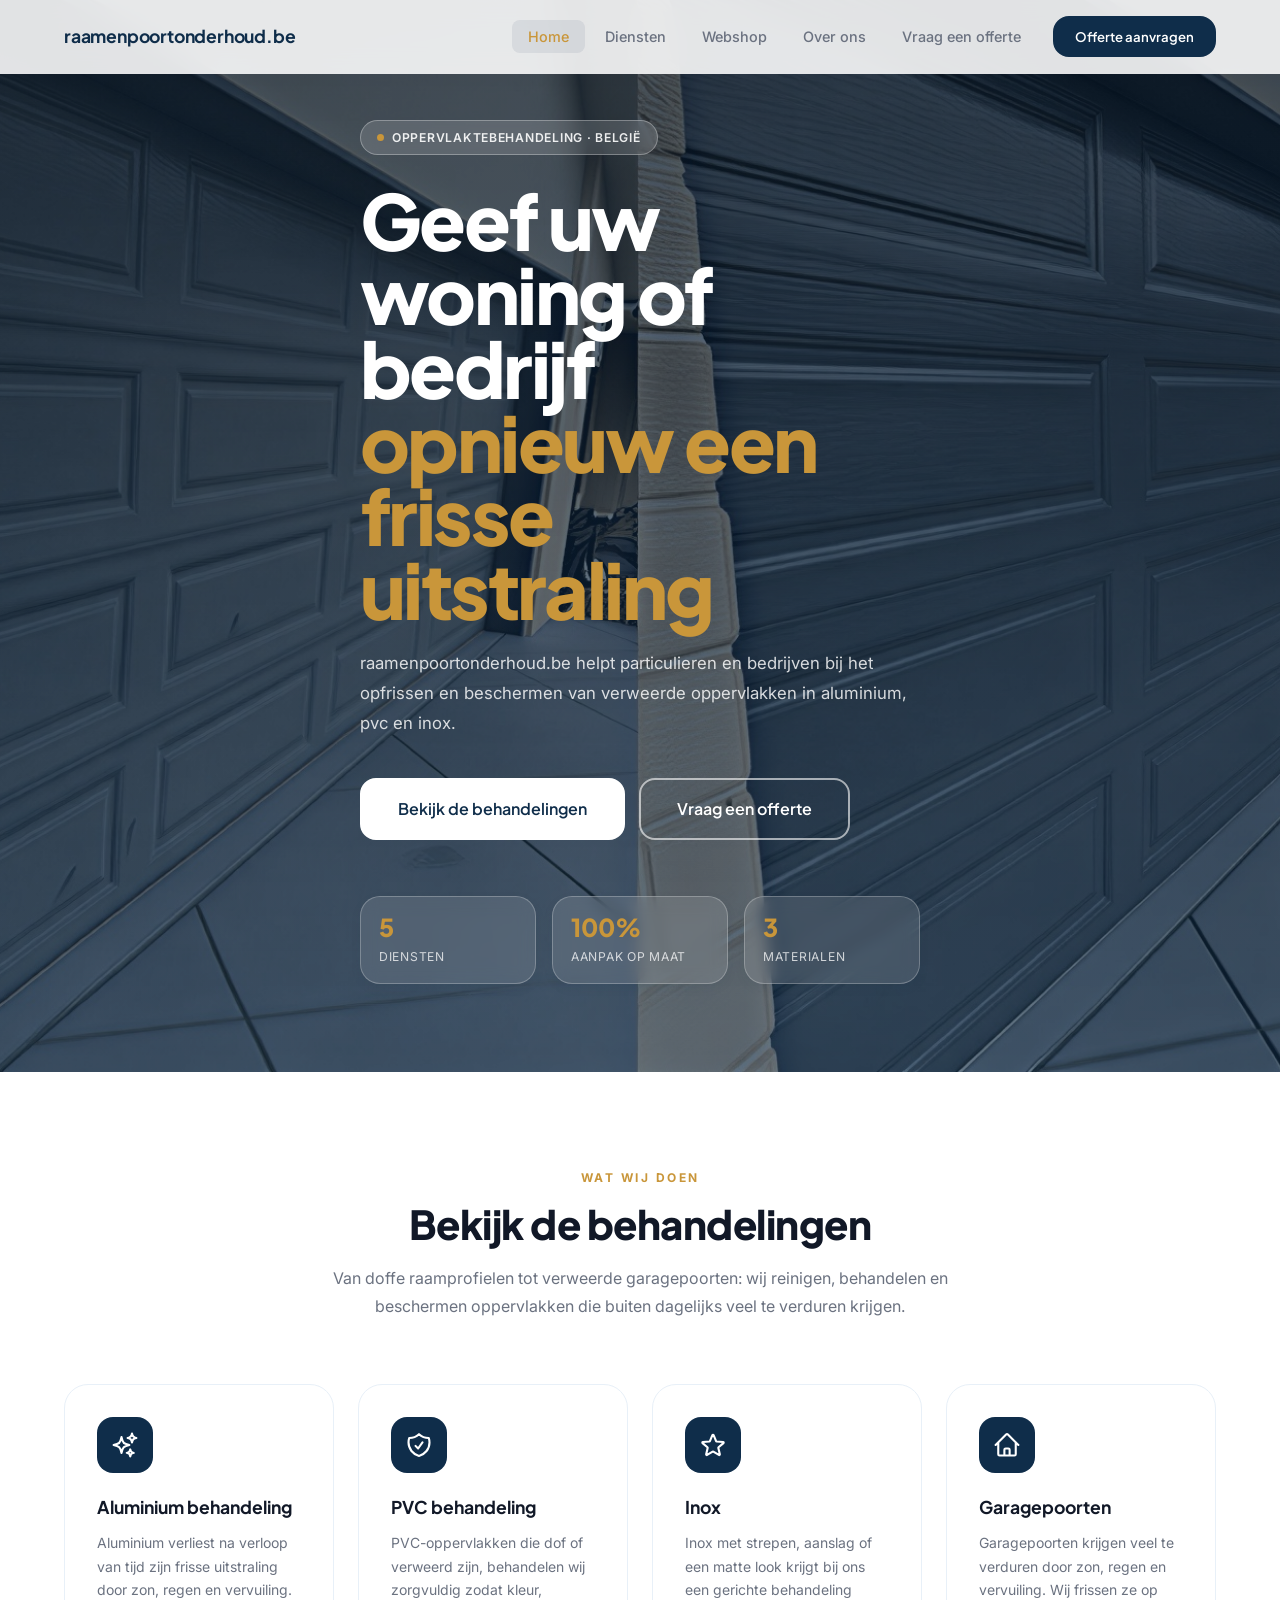
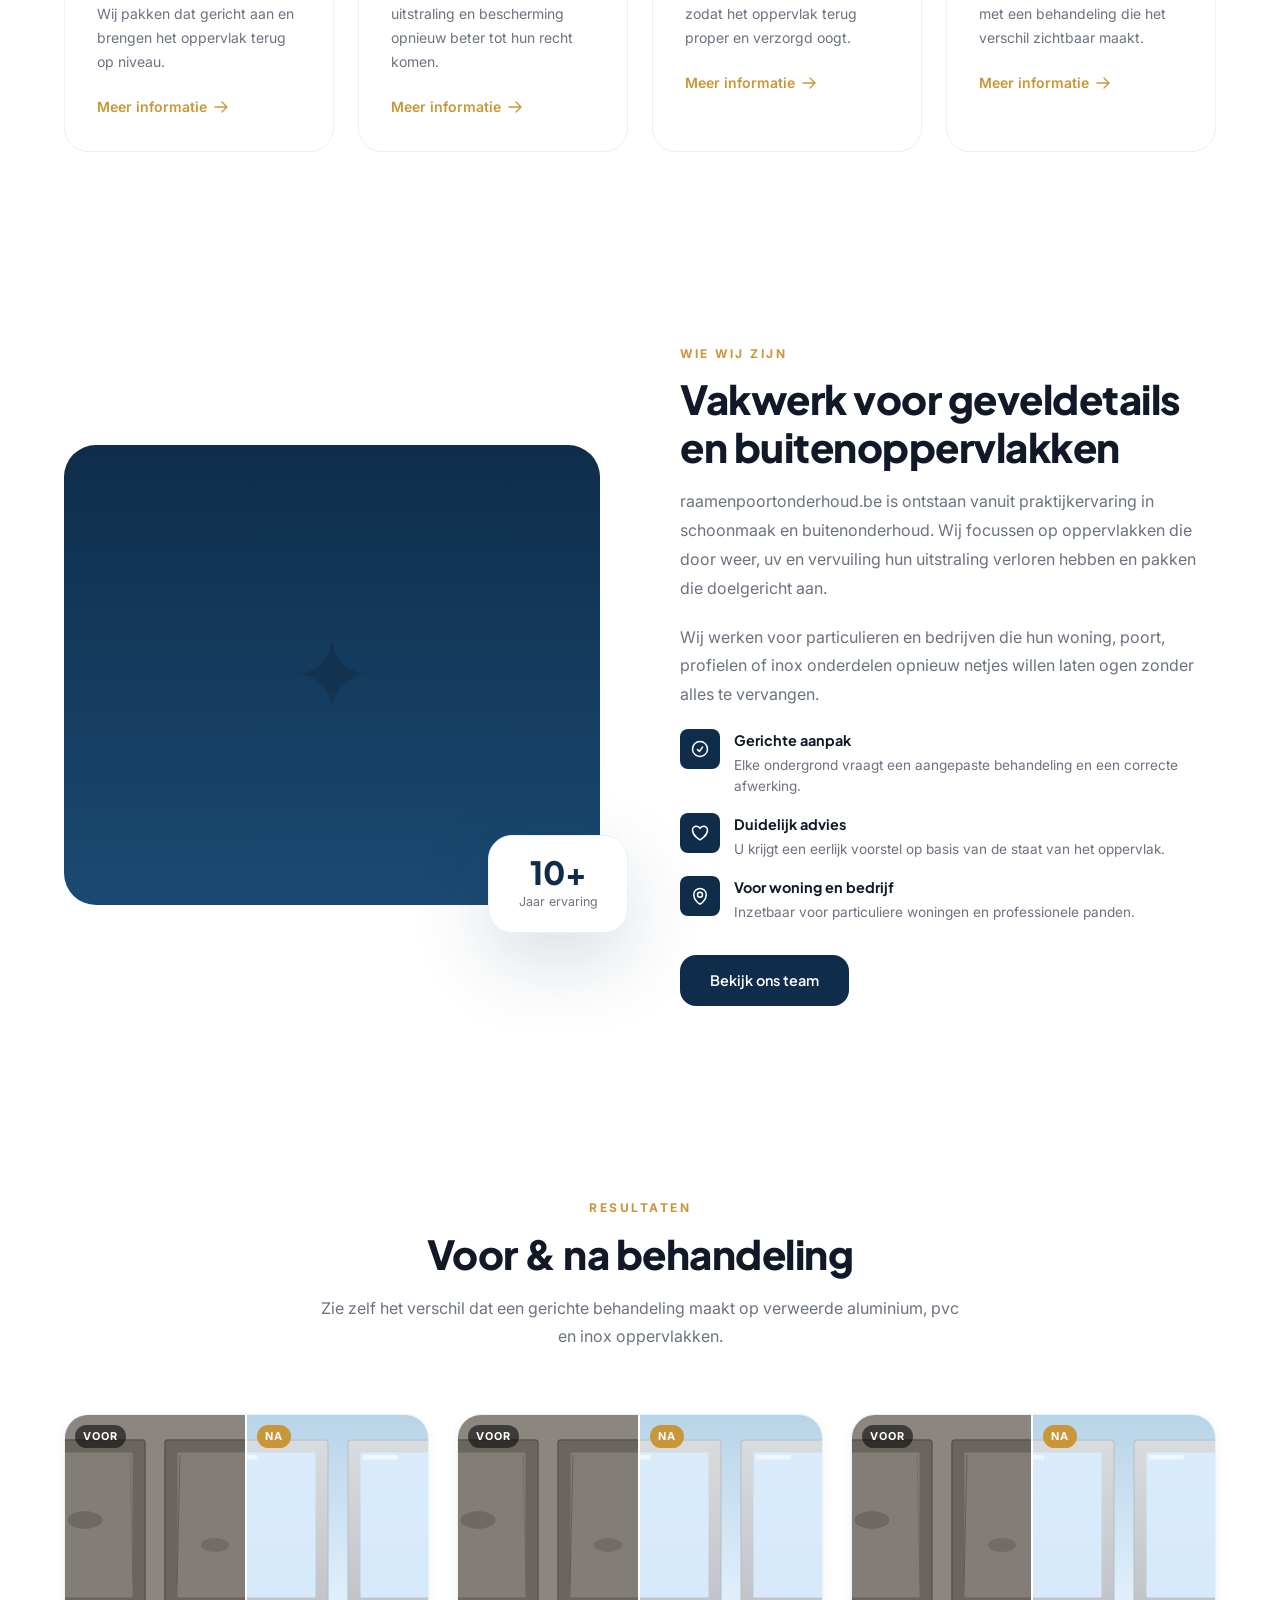
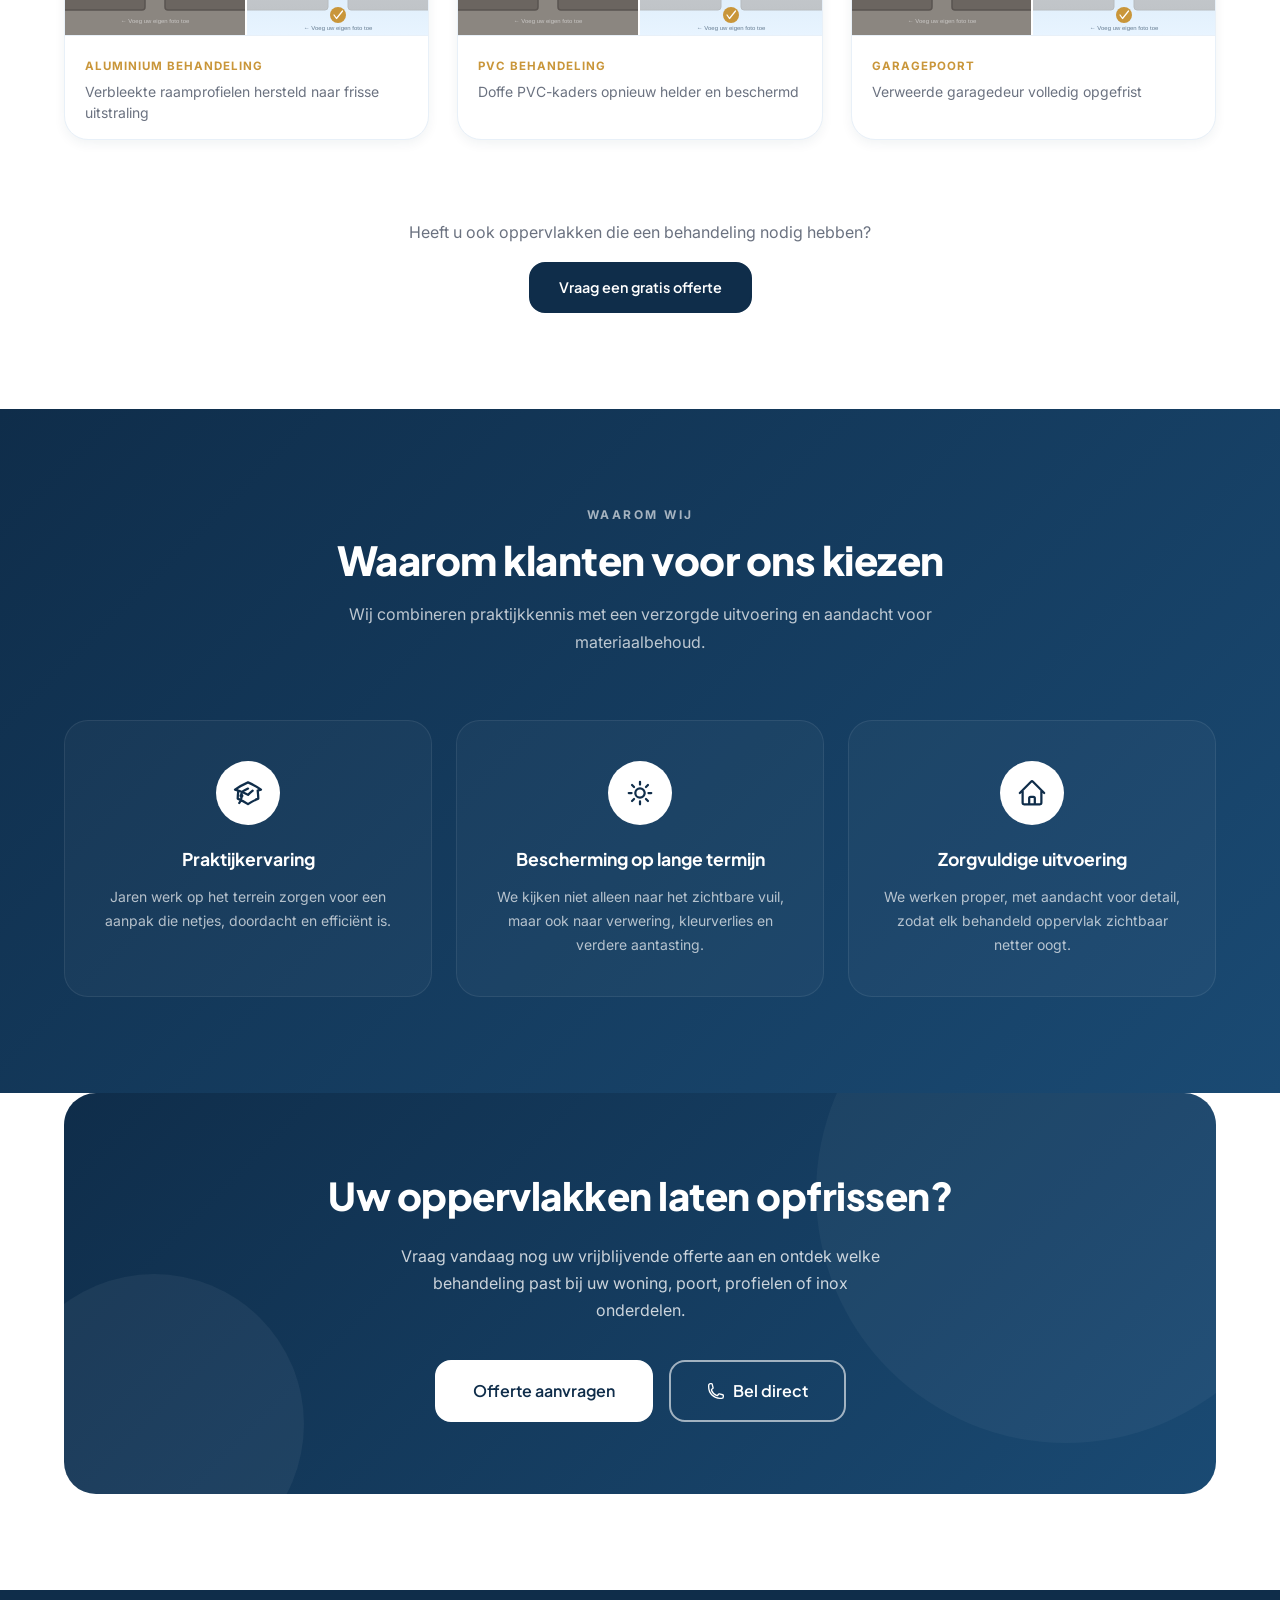
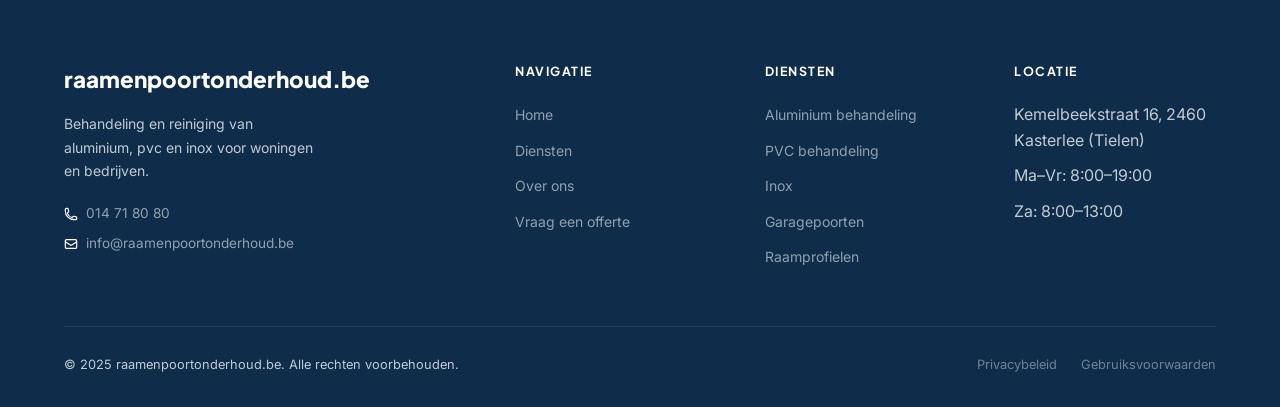
<file: index.html>
<!DOCTYPE html>
<html lang="nl">
<head>
  <meta charset="UTF-8" />
  <meta name="viewport" content="width=device-width, initial-scale=1.0" />
  <meta name="description" content="raamenpoortonderhoud.be behandelt en beschermt verweerde oppervlakken in aluminium, pvc en inox voor woningen en bedrijven." />
  <meta property="og:type" content="website" />
  <meta property="og:site_name" content="raamenpoortonderhoud.be" />
  <meta property="og:title" content="raamenpoortonderhoud.be – Oppervlaktebehandeling en reiniging" />
  <meta property="og:description" content="Wij behandelen en beschermen verweerde oppervlakken in aluminium, pvc en inox voor woningen en bedrijven in België." />
  <meta property="og:url" content="https://thenaturelover343-jpg.github.io/Ramenpoortonderh/index.html" />
  <link rel="icon" href="data:image/svg+xml,<svg xmlns='http://www.w3.org/2000/svg' viewBox='0 0 100 100'><rect width='100' height='100' rx='16' fill='%230F2D4A'/><text y='72' x='50' text-anchor='middle' font-size='64' font-family='sans-serif' font-weight='bold' fill='%23C9963A'>R</text></svg>" />
  <title>raamenpoortonderhoud.be – Oppervlaktebehandeling en reiniging</title>
  <link rel="preconnect" href="https://fonts.googleapis.com" />
  <link rel="preconnect" href="https://fonts.gstatic.com" crossorigin />
  <link href="https://fonts.googleapis.com/css2?family=Plus+Jakarta+Sans:wght@400;500;600;700;800&family=Inter:wght@300;400;500;600&display=swap" rel="stylesheet" />
  <link rel="stylesheet" href="css/style.css" />
</head>
<body>

  <!-- ══════════════════════════════════════
       NAVBAR
  ══════════════════════════════════════ -->
  <header class="navbar" role="banner">
    <div class="container">
      <div class="navbar__inner">
        <a href="index.html" class="navbar__logo" aria-label="raamenpoortonderhoud.be - naar startpagina">
          raamenpoortonderhoud.be
        </a>

        <nav aria-label="Hoofdnavigatie">
          <ul class="navbar__nav" id="mainNav">
            <li><a href="index.html"     class="navbar__link">Home</a></li>
            <li><a href="diensten.html"  class="navbar__link">Diensten</a></li>
            <li><a href="shop.html"      class="navbar__link">Webshop</a></li>
            <li><a href="team.html"      class="navbar__link">Over ons</a></li>
            <li><a href="contact.html"   class="navbar__link">Vraag een offerte</a></li>
            <li class="navbar__cta">
              <a href="contact.html" class="btn btn--primary btn--sm">Offerte aanvragen</a>
            </li>
          </ul>
        </nav>

        <button class="navbar__hamburger" aria-label="Menu openen" aria-expanded="false" aria-controls="mainNav">
          <span></span><span></span><span></span>
        </button>
      </div>
    </div>
  </header>

  <main>

    <!-- ══════════════════════════════════════
         HERO
    ══════════════════════════════════════ -->
    <section class="hero" aria-labelledby="hero-title">
      <div class="container">
        <div class="hero__inner">

          <!-- Left: copy -->
          <div class="hero__copy">
            <div class="hero__badge">
              <span class="hero__badge-dot"></span>
              Oppervlaktebehandeling · België
            </div>

            <h1 class="hero__title" id="hero-title">
              Geef uw woning of bedrijf<br>
              <em>opnieuw een frisse uitstraling</em>
            </h1>

            <p class="hero__subtitle">
              raamenpoortonderhoud.be helpt particulieren en bedrijven bij het opfrissen
              en beschermen van verweerde oppervlakken in aluminium, pvc en inox.
            </p>

            <div class="hero__actions">
              <a href="diensten.html" class="btn btn--white btn--lg">Bekijk de behandelingen</a>
              <a href="contact.html"  class="btn btn--outline-white btn--lg">Vraag een offerte</a>
            </div>

            <div class="hero__stats">
              <div>
                <div class="hero__stat-number">5</div>
                <div class="hero__stat-label">Diensten</div>
              </div>
              <div>
                <div class="hero__stat-number">100%</div>
                <div class="hero__stat-label">Aanpak op maat</div>
              </div>
              <div>
                <div class="hero__stat-number">3</div>
                <div class="hero__stat-label">Materialen</div>
              </div>
            </div>
          </div>


        </div>
      </div>

    </section>

    <!-- ══════════════════════════════════════
         DIENSTEN PREVIEW
    ══════════════════════════════════════ -->
    <section class="section" aria-labelledby="services-title">
      <div class="container">
        <div class="section__header reveal">
          <p class="section__eyebrow">Wat wij doen</p>
          <h2 class="section__title" id="services-title">Bekijk de behandelingen</h2>
          <p class="section__desc">

            Van doffe raamprofielen tot verweerde garagepoorten: wij reinigen,
            behandelen en beschermen oppervlakken die buiten dagelijks veel te verduren krijgen.
          </p>
        </div>

        <div class="services-grid">

          <!-- Aluminium behandeling -->
          <article class="service-card reveal reveal-d1">
            <div class="service-card__icon">
              <svg xmlns="http://www.w3.org/2000/svg" fill="none" viewBox="0 0 24 24" stroke-width="1.8" stroke="currentColor">
                <path stroke-linecap="round" stroke-linejoin="round" d="M9.813 15.904 9 18.75l-.813-2.846a4.5 4.5 0 0 0-3.09-3.09L2.25 12l2.846-.813a4.5 4.5 0 0 0 3.09-3.09L9 5.25l.813 2.846a4.5 4.5 0 0 0 3.09 3.09L15.75 12l-2.846.813a4.5 4.5 0 0 0-3.09 3.09ZM18.259 8.715 18 9.75l-.259-1.035a3.375 3.375 0 0 0-2.455-2.456L14.25 6l1.036-.259a3.375 3.375 0 0 0 2.455-2.456L18 2.25l.259 1.035a3.375 3.375 0 0 0 2.456 2.456L21.75 6l-1.035.259a3.375 3.375 0 0 0-2.456 2.456ZM16.894 20.567 16.5 21.75l-.394-1.183a2.25 2.25 0 0 0-1.423-1.423L13.5 18.75l1.183-.394a2.25 2.25 0 0 0 1.423-1.423l.394-1.183.394 1.183a2.25 2.25 0 0 0 1.423 1.423l1.183.394-1.183.394a2.25 2.25 0 0 0-1.423 1.423Z" />
              </svg>
            </div>
            <h3 class="service-card__title">Aluminium behandeling</h3>
            <p class="service-card__desc">

              Aluminium verliest na verloop van tijd zijn frisse uitstraling door zon,
              regen en vervuiling. Wij pakken dat gericht aan en brengen het oppervlak terug op niveau.
            </p>
            <a href="diensten.html" class="service-card__link">
              Meer informatie
              <svg xmlns="http://www.w3.org/2000/svg" fill="none" viewBox="0 0 24 24" stroke-width="2" stroke="currentColor">
                <path stroke-linecap="round" stroke-linejoin="round" d="M13.5 4.5 21 12m0 0-7.5 7.5M21 12H3" />
              </svg>
            </a>
          </article>

          <!-- PVC behandeling -->
          <article class="service-card reveal reveal-d2">
            <div class="service-card__icon">
              <svg xmlns="http://www.w3.org/2000/svg" fill="none" viewBox="0 0 24 24" stroke-width="1.8" stroke="currentColor">
                <path stroke-linecap="round" stroke-linejoin="round" d="M9 12.75 11.25 15 15 9.75m-3-7.036A11.959 11.959 0 0 1 3.598 6 11.99 11.99 0 0 0 3 9.749c0 5.592 3.824 10.29 9 11.623 5.176-1.332 9-6.03 9-11.622 0-1.31-.21-2.571-.598-3.751h-.152c-3.196 0-6.1-1.248-8.25-3.285Z" />
              </svg>
            </div>
            <h3 class="service-card__title">PVC behandeling</h3>
            <p class="service-card__desc">
              PVC-oppervlakken die dof of verweerd zijn, behandelen wij zorgvuldig zodat
              kleur, uitstraling en bescherming opnieuw beter tot hun recht komen.
            </p>
            <a href="diensten.html#pvc" class="service-card__link">
              Meer informatie
              <svg xmlns="http://www.w3.org/2000/svg" fill="none" viewBox="0 0 24 24" stroke-width="2" stroke="currentColor">
                <path stroke-linecap="round" stroke-linejoin="round" d="M13.5 4.5 21 12m0 0-7.5 7.5M21 12H3" />
              </svg>
            </a>
          </article>

          <!-- Inox -->
          <article class="service-card reveal reveal-d3">
            <div class="service-card__icon">
              <svg xmlns="http://www.w3.org/2000/svg" fill="none" viewBox="0 0 24 24" stroke-width="1.8" stroke="currentColor">
                <path stroke-linecap="round" stroke-linejoin="round" d="M11.48 3.499a.562.562 0 0 1 1.04 0l2.125 5.111a.563.563 0 0 0 .475.345l5.518.442c.499.04.701.663.321.988l-4.204 3.602a.563.563 0 0 0-.182.557l1.285 5.385a.562.562 0 0 1-.84.61l-4.725-2.885a.562.562 0 0 0-.586 0L6.982 20.54a.562.562 0 0 1-.84-.61l1.285-5.386a.562.562 0 0 0-.182-.557l-4.204-3.602a.562.562 0 0 1 .321-.988l5.518-.442a.563.563 0 0 0 .475-.345L11.48 3.5Z" />
              </svg>
            </div>
            <h3 class="service-card__title">Inox</h3>
            <p class="service-card__desc">
              Inox met strepen, aanslag of een matte look krijgt bij ons een gerichte
              behandeling zodat het oppervlak terug proper en verzorgd oogt.
            </p>
            <a href="diensten.html#inox" class="service-card__link">
              Meer informatie
              <svg xmlns="http://www.w3.org/2000/svg" fill="none" viewBox="0 0 24 24" stroke-width="2" stroke="currentColor">
                <path stroke-linecap="round" stroke-linejoin="round" d="M13.5 4.5 21 12m0 0-7.5 7.5M21 12H3" />
              </svg>
            </a>
          </article>

          <!-- Garagepoorten -->
          <article class="service-card reveal reveal-d4">
            <div class="service-card__icon">
              <svg xmlns="http://www.w3.org/2000/svg" fill="none" viewBox="0 0 24 24" stroke-width="1.8" stroke="currentColor">
                <path stroke-linecap="round" stroke-linejoin="round" d="m2.25 12 8.954-8.955c.44-.439 1.152-.439 1.591 0L21.75 12M4.5 9.75v10.125c0 .621.504 1.125 1.125 1.125H9.75v-4.875c0-.621.504-1.125 1.125-1.125h2.25c.621 0 1.125.504 1.125 1.125V21h4.125c.621 0 1.125-.504 1.125-1.125V9.75M8.25 21h8.25" />
              </svg>
            </div>
            <h3 class="service-card__title">Garagepoorten</h3>
            <p class="service-card__desc">
              Garagepoorten krijgen veel te verduren door zon, regen en vervuiling.
              Wij frissen ze op met een behandeling die het verschil zichtbaar maakt.
            </p>
            <a href="diensten.html#garagepoorten" class="service-card__link">
              Meer informatie
              <svg xmlns="http://www.w3.org/2000/svg" fill="none" viewBox="0 0 24 24" stroke-width="2" stroke="currentColor">
                <path stroke-linecap="round" stroke-linejoin="round" d="M13.5 4.5 21 12m0 0-7.5 7.5M21 12H3" />
              </svg>
            </a>
          </article>

        </div>
      </div>
    </section>

    <!-- ══════════════════════════════════════
         OVER ONS
    ══════════════════════════════════════ -->
    <section class="section section--alt" aria-labelledby="about-title">
      <div class="container">
        <div class="about-grid">

          <!-- Visual -->
          <div class="about__visual reveal">
            <div class="about__img-wrap" aria-hidden="true">
              <span class="about__img-placeholder">✦</span>
            </div>
            <div class="about__floating-card">
              <div class="about__floating-number">10+</div>
              <div class="about__floating-label">Jaar ervaring</div>
            </div>
          </div>

          <!-- Content -->
          <div class="about__content">
            <p class="section__eyebrow reveal">Wie wij zijn</p>
            <h2 class="section__title reveal" id="about-title">
              Vakwerk voor geveldetails en buitenoppervlakken
            </h2>

            <p class="about__text reveal">
              raamenpoortonderhoud.be is ontstaan vanuit praktijkervaring in schoonmaak en
              buitenonderhoud. Wij focussen op oppervlakken die door weer, uv en vervuiling
              hun uitstraling verloren hebben en pakken die doelgericht aan.
            </p>

            <p class="about__text reveal">
              Wij werken voor particulieren en bedrijven die hun woning, poort, profielen
              of inox onderdelen opnieuw netjes willen laten ogen zonder alles te vervangen.
            </p>

            <div class="about__features">
              <div class="about__feature reveal">
                <div class="about__feature-icon">
                  <svg xmlns="http://www.w3.org/2000/svg" fill="none" viewBox="0 0 24 24" stroke-width="1.8" stroke="currentColor">
                    <path stroke-linecap="round" stroke-linejoin="round" d="M9 12.75 11.25 15 15 9.75M21 12a9 9 0 1 1-18 0 9 9 0 0 1 18 0Z" />
                  </svg>
                </div>
                <div>
                  <p class="about__feature-title">Gerichte aanpak</p>
                  <p class="about__feature-desc">Elke ondergrond vraagt een aangepaste behandeling en een correcte afwerking.</p>
                </div>
              </div>

              <div class="about__feature reveal">
                <div class="about__feature-icon">
                  <svg xmlns="http://www.w3.org/2000/svg" fill="none" viewBox="0 0 24 24" stroke-width="1.8" stroke="currentColor">
                    <path stroke-linecap="round" stroke-linejoin="round" d="M21 8.25c0-2.485-2.099-4.5-4.688-4.5-1.935 0-3.597 1.126-4.312 2.733-.715-1.607-2.377-2.733-4.313-2.733C5.1 3.75 3 5.765 3 8.25c0 7.22 9 12 9 12s9-4.78 9-12Z" />
                  </svg>
                </div>
                <div>
                  <p class="about__feature-title">Duidelijk advies</p>
                  <p class="about__feature-desc">U krijgt een eerlijk voorstel op basis van de staat van het oppervlak.</p>
                </div>
              </div>

              <div class="about__feature reveal">
                <div class="about__feature-icon">
                  <svg xmlns="http://www.w3.org/2000/svg" fill="none" viewBox="0 0 24 24" stroke-width="1.8" stroke="currentColor">
                    <path stroke-linecap="round" stroke-linejoin="round" d="M15 10.5a3 3 0 1 1-6 0 3 3 0 0 1 6 0Z" />
                    <path stroke-linecap="round" stroke-linejoin="round" d="M19.5 10.5c0 7.142-7.5 11.25-7.5 11.25S4.5 17.642 4.5 10.5a7.5 7.5 0 1 1 15 0Z" />
                  </svg>
                </div>
                <div>
                  <p class="about__feature-title">Voor woning en bedrijf</p>
                  <p class="about__feature-desc">Inzetbaar voor particuliere woningen en professionele panden.</p>
                </div>
              </div>
            </div>

            <a href="team.html" class="btn btn--primary reveal">Bekijk ons team</a>
          </div>

        </div>
      </div>
    </section>

    <!-- ══════════════════════════════════════
         VOOR & NA
    ══════════════════════════════════════ -->
    <section class="section" aria-labelledby="results-title">
      <div class="container">
        <div class="section__header reveal">
          <p class="section__eyebrow">Resultaten</p>
          <h2 class="section__title" id="results-title">Voor &amp; na behandeling</h2>
          <p class="section__desc">
            Zie zelf het verschil dat een gerichte behandeling maakt op verweerde aluminium, pvc en inox oppervlakken.
          </p>
        </div>

        <div class="before-after-grid">

          <!-- Voor/Na 1 -->
          <div class="ba-card reveal reveal-d1">
            <div class="ba-card__images">
              <div class="ba-card__img ba-card__img--before">
                <img src="img/voor-aluminium.svg" alt="Aluminium raamprofielen voor behandeling: verbleekt en verweerd" loading="lazy" onerror="this.parentElement.classList.add('ba-placeholder')">
                <span class="ba-card__label ba-card__label--before">Voor</span>
              </div>
              <div class="ba-card__img ba-card__img--after">
                <img src="img/na-aluminium.svg" alt="Aluminium raamprofielen na behandeling: helder en verzorgd" loading="lazy" onerror="this.parentElement.classList.add('ba-placeholder')">
                <span class="ba-card__label ba-card__label--after">Na</span>
              </div>
            </div>
            <div class="ba-card__footer">
              <span class="ba-card__tag">Aluminium behandeling</span>
              <p class="ba-card__desc">Verbleekte raamprofielen hersteld naar frisse uitstraling</p>
            </div>
          </div>

          <!-- Voor/Na 2 -->
          <div class="ba-card reveal reveal-d2">
            <div class="ba-card__images">
              <div class="ba-card__img ba-card__img--before">
                <img src="img/voor-pvc.svg" alt="PVC ramen voor behandeling: dof en vervuild" loading="lazy" onerror="this.parentElement.classList.add('ba-placeholder')">
                <span class="ba-card__label ba-card__label--before">Voor</span>
              </div>
              <div class="ba-card__img ba-card__img--after">
                <img src="img/na-pvc.svg" alt="PVC ramen na behandeling: helder en beschermd" loading="lazy" onerror="this.parentElement.classList.add('ba-placeholder')">
                <span class="ba-card__label ba-card__label--after">Na</span>
              </div>
            </div>
            <div class="ba-card__footer">
              <span class="ba-card__tag">PVC behandeling</span>
              <p class="ba-card__desc">Doffe PVC-kaders opnieuw helder en beschermd</p>
            </div>
          </div>

          <!-- Voor/Na 3 -->
          <div class="ba-card reveal reveal-d3">
            <div class="ba-card__images">
              <div class="ba-card__img ba-card__img--before">
                <img src="img/voor-garage.svg" alt="Garagedeur voor behandeling: kleurverlies en vervuiling" loading="lazy" onerror="this.parentElement.classList.add('ba-placeholder')">
                <span class="ba-card__label ba-card__label--before">Voor</span>
              </div>
              <div class="ba-card__img ba-card__img--after">
                <img src="img/na-garage.svg" alt="Garagedeur na behandeling: opgefrист en verzorgd" loading="lazy" onerror="this.parentElement.classList.add('ba-placeholder')">
                <span class="ba-card__label ba-card__label--after">Na</span>
              </div>
            </div>
            <div class="ba-card__footer">
              <span class="ba-card__tag">Garagepoort</span>
              <p class="ba-card__desc">Verweerde garagedeur volledig opgefrist</p>
            </div>
          </div>

        </div>

        <div class="ba-cta reveal">
          <p>Heeft u ook oppervlakken die een behandeling nodig hebben?</p>
          <a href="contact.html" class="btn btn--primary">Vraag een gratis offerte</a>
        </div>

      </div>
    </section>

    <!-- ══════════════════════════════════════
         WAAROM REVITALIS (dark section)
    ══════════════════════════════════════ -->
    <section class="section section--dark" aria-labelledby="why-title">
      <div class="container">
        <div class="section__header reveal">
          <p class="section__eyebrow">Waarom wij</p>
          <h2 class="section__title" id="why-title">Waarom klanten voor ons kiezen</h2>
          <p class="section__desc">
            Wij combineren praktijkkennis met een verzorgde uitvoering en aandacht voor materiaalbehoud.
          </p>
        </div>

        <div class="features-grid">
          <div class="feature-item reveal reveal-d1">
            <div class="feature-item__icon">
              <svg xmlns="http://www.w3.org/2000/svg" fill="none" viewBox="0 0 24 24" stroke-width="1.8" stroke="currentColor">
                <path stroke-linecap="round" stroke-linejoin="round" d="M4.26 10.147a60.438 60.438 0 0 0-.491 6.347A48.62 48.62 0 0 1 12 20.904a48.62 48.62 0 0 1 8.232-4.41 60.46 60.46 0 0 0-.491-6.347m-15.482 0a50.636 50.636 0 0 0-2.658-.813A59.906 59.906 0 0 1 12 3.493a59.903 59.903 0 0 1 10.399 5.84c-.896.248-1.783.52-2.658.814m-15.482 0A50.717 50.717 0 0 1 12 13.489a50.702 50.702 0 0 1 3.741-3.342M6.75 15a.75.75 0 1 0 0-1.5.75.75 0 0 0 0 1.5Zm0 0v-3.675A55.378 55.378 0 0 1 12 8.443m-7.007 11.55A5.981 5.981 0 0 0 6.75 15.75v-1.5" />
              </svg>
            </div>
            <h3 class="feature-item__title">Praktijkervaring</h3>
            <p class="feature-item__desc">
              Jaren werk op het terrein zorgen voor een aanpak die netjes, doordacht en efficiënt is.
            </p>
          </div>

          <div class="feature-item reveal reveal-d2">
            <div class="feature-item__icon">
              <svg xmlns="http://www.w3.org/2000/svg" fill="none" viewBox="0 0 24 24" stroke-width="1.8" stroke="currentColor">
                <path stroke-linecap="round" stroke-linejoin="round" d="M12 3v2.25m6.364.386-1.591 1.591M21 12h-2.25m-.386 6.364-1.591-1.591M12 18.75V21m-4.773-4.227-1.591 1.591M5.25 12H3m4.227-4.773L5.636 5.636M15.75 12a3.75 3.75 0 1 1-7.5 0 3.75 3.75 0 0 1 7.5 0Z" />
              </svg>
            </div>
            <h3 class="feature-item__title">Bescherming op lange termijn</h3>
            <p class="feature-item__desc">
              We kijken niet alleen naar het zichtbare vuil, maar ook naar verwering, kleurverlies en verdere aantasting.
            </p>
          </div>

          <div class="feature-item reveal reveal-d3">
            <div class="feature-item__icon">
              <svg xmlns="http://www.w3.org/2000/svg" fill="none" viewBox="0 0 24 24" stroke-width="1.8" stroke="currentColor">
                <path stroke-linecap="round" stroke-linejoin="round" d="M2.25 12l8.954-8.955c.44-.439 1.152-.439 1.591 0L21.75 12M4.5 9.75v10.125c0 .621.504 1.125 1.125 1.125H9.75v-4.875c0-.621.504-1.125 1.125-1.125h2.25c.621 0 1.125.504 1.125 1.125V21h4.125c.621 0 1.125-.504 1.125-1.125V9.75M8.25 21h8.25" />
              </svg>
            </div>
            <h3 class="feature-item__title">Zorgvuldige uitvoering</h3>
            <p class="feature-item__desc">
              We werken proper, met aandacht voor detail, zodat elk behandeld oppervlak zichtbaar netter oogt.
            </p>
          </div>
        </div>
      </div>
    </section>

    <!-- ══════════════════════════════════════
         CTA BANNER
    ══════════════════════════════════════ -->
    <div class="cta-wrap section--alt">
      <div class="container">
        <div class="cta-banner reveal">
          <div class="cta-banner__inner">
            <h2 class="cta-banner__title">Uw oppervlakken laten opfrissen?</h2>
            <p class="cta-banner__desc">
              Vraag vandaag nog uw vrijblijvende offerte aan en ontdek welke behandeling past
              bij uw woning, poort, profielen of inox onderdelen.
            </p>
            <div class="cta-banner__actions">
              <a href="contact.html" class="btn btn--white btn--lg">Offerte aanvragen</a>
              <a href="tel:014718080" class="btn btn--outline-white btn--lg">
                <svg xmlns="http://www.w3.org/2000/svg" fill="none" viewBox="0 0 24 24" stroke-width="1.8" stroke="currentColor" style="width:18px;height:18px;">
                  <path stroke-linecap="round" stroke-linejoin="round" d="M2.25 6.75c0 8.284 6.716 15 15 15h2.25a2.25 2.25 0 0 0 2.25-2.25v-1.372c0-.516-.351-.966-.852-1.091l-4.423-1.106c-.44-.11-.902.055-1.173.417l-.97 1.293c-.282.376-.769.542-1.21.38a12.035 12.035 0 0 1-7.143-7.143c-.162-.441.004-.928.38-1.21l1.293-.97c.363-.271.527-.734.417-1.173L6.963 3.102a1.125 1.125 0 0 0-1.091-.852H4.5A2.25 2.25 0 0 0 2.25 4.5v2.25Z" />
                </svg>
                Bel direct
              </a>
            </div>
          </div>
        </div>
      </div>
    </div>

  </main>

  <!-- ══════════════════════════════════════
       FOOTER
  ══════════════════════════════════════ -->
  <footer class="footer" role="contentinfo">
    <div class="container">
      <div class="footer__grid">

        <!-- Brand -->
        <div class="footer__brand">
          <div class="footer__logo">raamenpoortonderhoud.be</div>
          <p class="footer__tagline">
            Behandeling en reiniging van aluminium, pvc en inox voor woningen en bedrijven.
          </p>
          <div class="footer__contact-line">
            <svg xmlns="http://www.w3.org/2000/svg" fill="none" viewBox="0 0 24 24" stroke-width="2" stroke="currentColor">
              <path stroke-linecap="round" stroke-linejoin="round" d="M2.25 6.75c0 8.284 6.716 15 15 15h2.25a2.25 2.25 0 0 0 2.25-2.25v-1.372c0-.516-.351-.966-.852-1.091l-4.423-1.106c-.44-.11-.902.055-1.173.417l-.97 1.293c-.282.376-.769.542-1.21.38a12.035 12.035 0 0 1-7.143-7.143c-.162-.441.004-.928.38-1.21l1.293-.97c.363-.271.527-.734.417-1.173L6.963 3.102a1.125 1.125 0 0 0-1.091-.852H4.5A2.25 2.25 0 0 0 2.25 4.5v2.25Z" />
            </svg>
            014 71 80 80
          </div>
          <div class="footer__contact-line">
            <svg xmlns="http://www.w3.org/2000/svg" fill="none" viewBox="0 0 24 24" stroke-width="2" stroke="currentColor">
              <path stroke-linecap="round" stroke-linejoin="round" d="M21.75 6.75v10.5a2.25 2.25 0 0 1-2.25 2.25h-15a2.25 2.25 0 0 1-2.25-2.25V6.75m19.5 0A2.25 2.25 0 0 0 19.5 4.5h-15a2.25 2.25 0 0 0-2.25 2.25m19.5 0v.243a2.25 2.25 0 0 1-1.07 1.916l-7.5 4.615a2.25 2.25 0 0 1-2.36 0L3.32 8.91a2.25 2.25 0 0 1-1.07-1.916V6.75" />
            </svg>
            info@raamenpoortonderhoud.be
          </div>
        </div>

        <!-- Navigatie -->
        <div>
          <p class="footer__heading">Navigatie</p>
          <ul class="footer__list">
            <li><a href="index.html">Home</a></li>
            <li><a href="diensten.html">Diensten</a></li>
            <li><a href="team.html">Over ons</a></li>
            <li><a href="contact.html">Vraag een offerte</a></li>
          </ul>
        </div>

        <!-- Diensten -->
        <div>
          <p class="footer__heading">Diensten</p>
          <ul class="footer__list">
            <li><a href="diensten.html">Aluminium behandeling</a></li>
            <li><a href="diensten.html#pvc">PVC behandeling</a></li>
            <li><a href="diensten.html#inox">Inox</a></li>
            <li><a href="diensten.html#garagepoorten">Garagepoorten</a></li>
            <li><a href="diensten.html#raamprofielen">Raamprofielen</a></li>
          </ul>
        </div>

        <!-- Info -->
        <div>
          <p class="footer__heading">Locatie</p>
          <ul class="footer__list">
            <li>Kemelbeekstraat 16, 2460 Kasterlee (Tielen)</li>
            <li>Ma–Vr: 8:00–19:00</li>
            <li>Za: 8:00–13:00</li>
          </ul>
        </div>

      </div>

      <div class="footer__bottom">
        <p class="footer__copy">&copy; 2025 raamenpoortonderhoud.be. Alle rechten voorbehouden.</p>
        <nav class="footer__bottom-links" aria-label="Juridische links">
          <a href="#">Privacybeleid</a>
          <a href="#">Gebruiksvoorwaarden</a>
        </nav>
      </div>
    </div>
  </footer>

  <script src="js/main.js"></script>
</body>
</html>
</file>
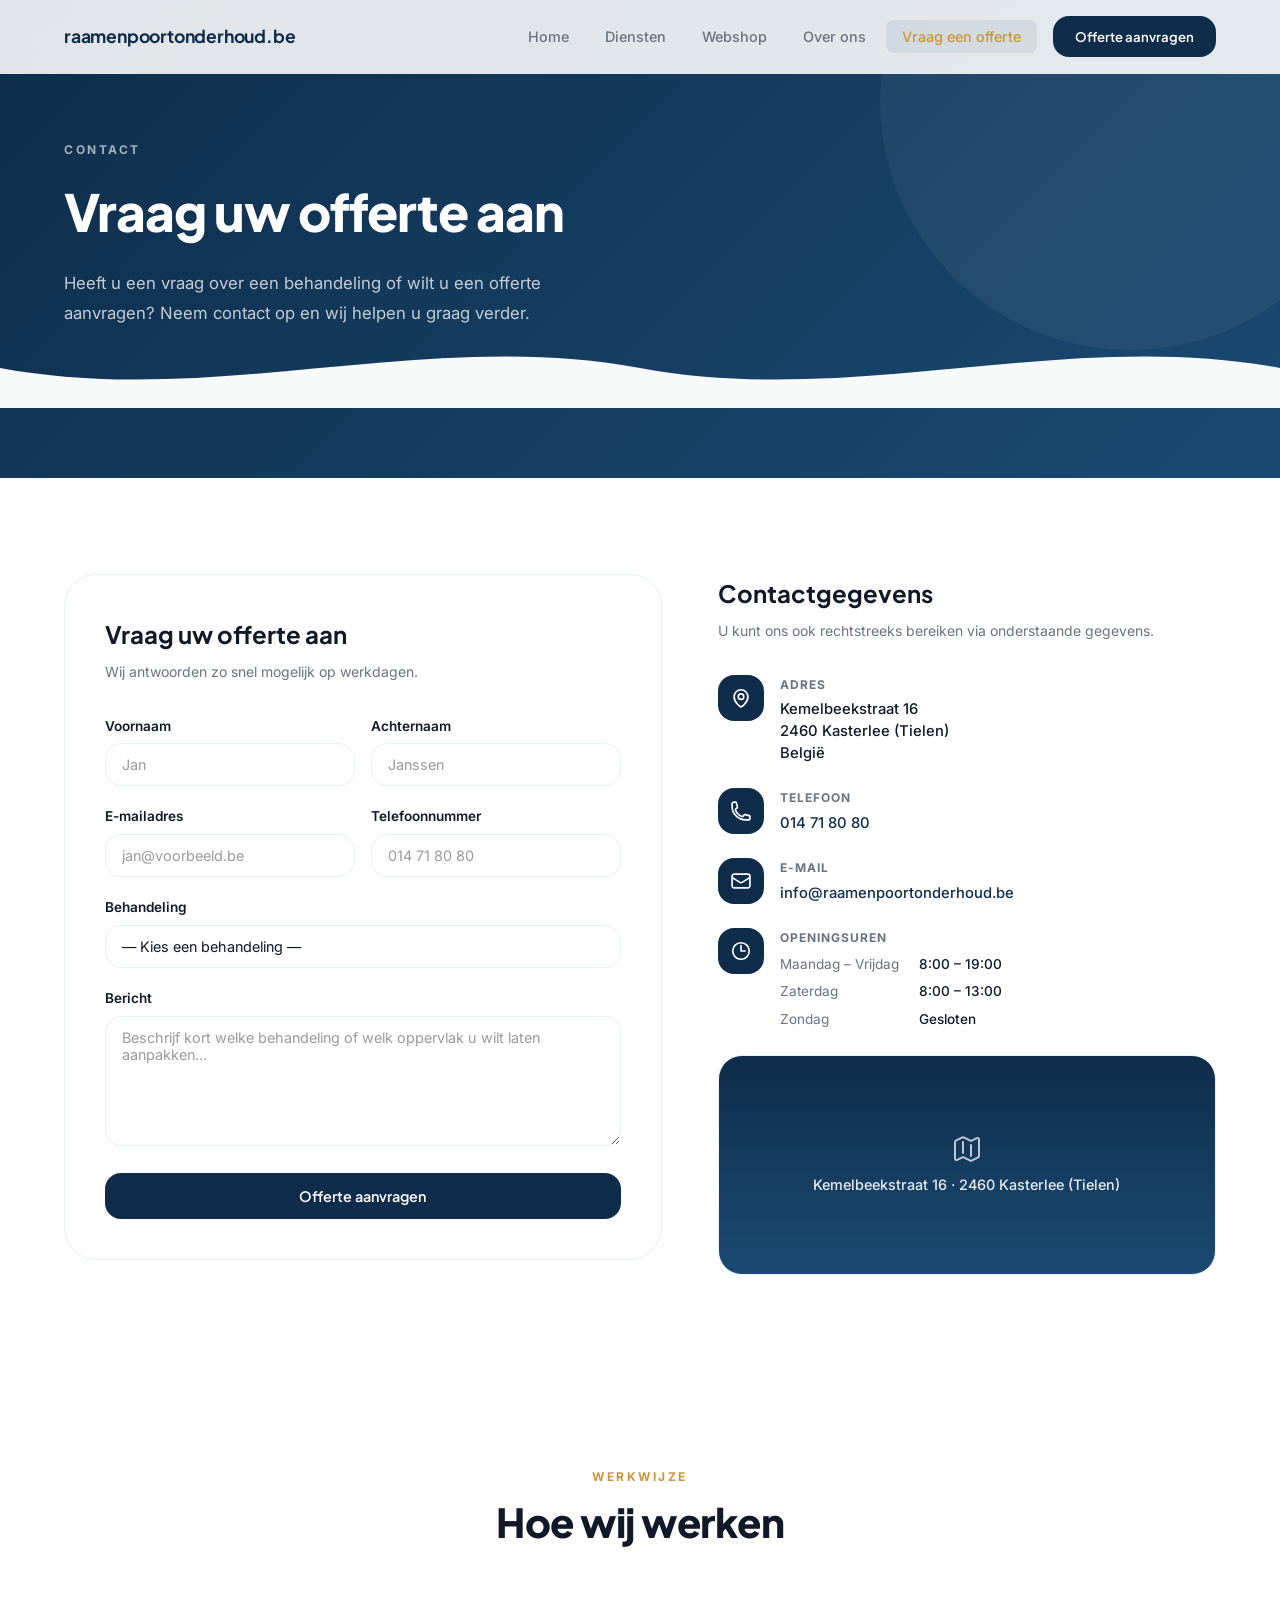
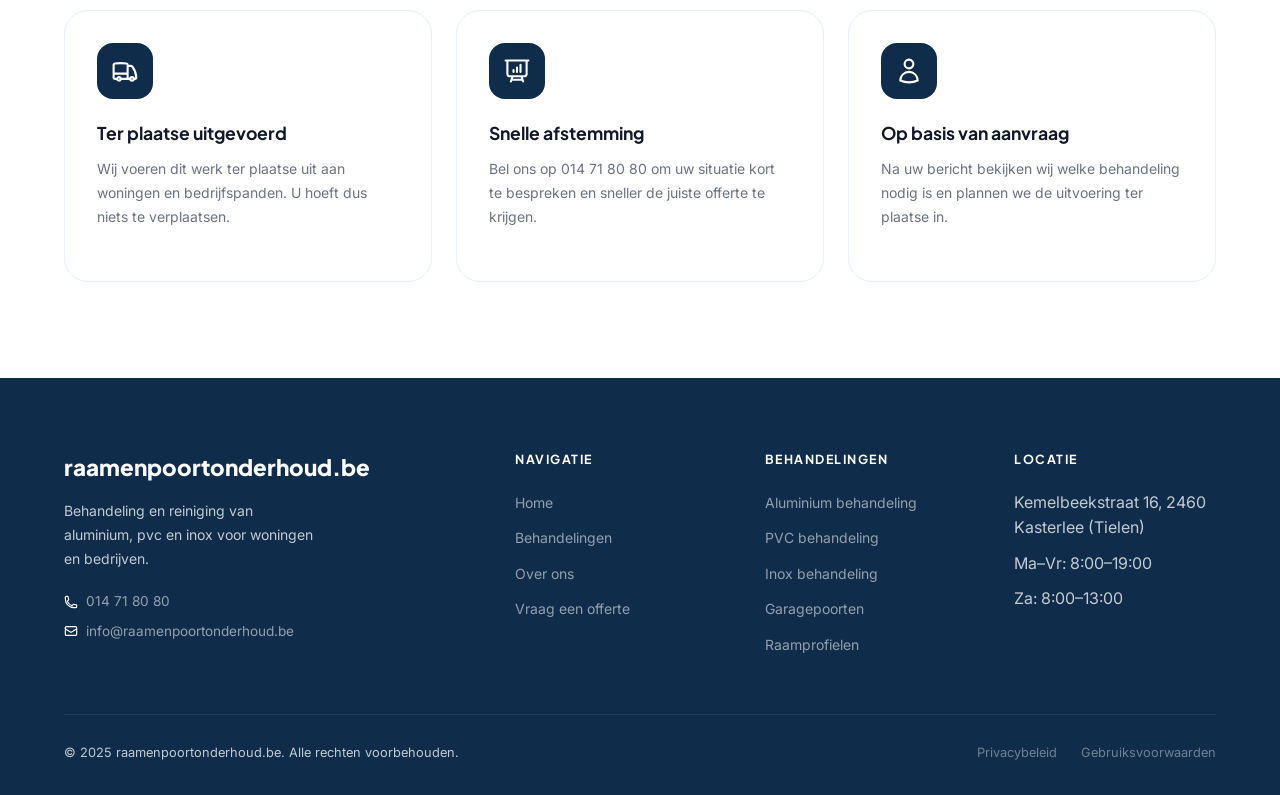
<file: contact.html>
<!DOCTYPE html>
<html lang="nl">
<head>
  <meta charset="UTF-8" />
  <meta name="viewport" content="width=device-width, initial-scale=1.0" />
  <meta name="description" content="Vraag uw offerte aan met raamenpoortonderhoud.be voor aluminium, pvc en inox behandeling. Telefoon, adres en offerteaanvraag." />
  <meta property="og:type" content="website" />
  <meta property="og:site_name" content="raamenpoortonderhoud.be" />
  <meta property="og:title" content="Vraag een offerte – raamenpoortonderhoud.be" />
  <meta property="og:description" content="Vraag uw offerte aan voor aluminium, pvc en inox behandeling. Direct contact via telefoon of het online formulier." />
  <meta property="og:url" content="https://thenaturelover343-jpg.github.io/Ramenpoortonderh/contact.html" />
  <link rel="icon" href="data:image/svg+xml,<svg xmlns='http://www.w3.org/2000/svg' viewBox='0 0 100 100'><rect width='100' height='100' rx='16' fill='%230F2D4A'/><text y='72' x='50' text-anchor='middle' font-size='64' font-family='sans-serif' font-weight='bold' fill='%23C9963A'>R</text></svg>" />
  <title>Vraag een offerte – raamenpoortonderhoud.be</title>
  <link rel="preconnect" href="https://fonts.googleapis.com" />
  <link rel="preconnect" href="https://fonts.gstatic.com" crossorigin />
  <link href="https://fonts.googleapis.com/css2?family=Plus+Jakarta+Sans:wght@400;500;600;700;800&family=Inter:wght@300;400;500;600&display=swap" rel="stylesheet" />
  <link rel="stylesheet" href="css/style.css" />
</head>
<body>

  <!-- NAVBAR -->
  <header class="navbar" role="banner">
    <div class="container">
      <div class="navbar__inner">
        <a href="index.html" class="navbar__logo" aria-label="raamenpoortonderhoud.be - naar startpagina">raamenpoortonderhoud.be</a>
        <nav aria-label="Hoofdnavigatie">
          <ul class="navbar__nav" id="mainNav">
            <li><a href="index.html"    class="navbar__link">Home</a></li>
            <li><a href="diensten.html" class="navbar__link">Diensten</a></li>
            <li><a href="shop.html"     class="navbar__link">Webshop</a></li>
            <li><a href="team.html"     class="navbar__link">Over ons</a></li>
            <li><a href="contact.html"  class="navbar__link">Vraag een offerte</a></li>
            <li class="navbar__cta">
              <a href="contact.html" class="btn btn--primary btn--sm">Offerte aanvragen</a>
            </li>
          </ul>
        </nav>
        <button class="navbar__hamburger" aria-label="Menu openen" aria-expanded="false" aria-controls="mainNav">
          <span></span><span></span><span></span>
        </button>
      </div>
    </div>
  </header>

  <main>

    <!-- PAGE HERO -->
    <section class="page-hero">
      <div class="container">
        <p class="page-hero__eyebrow">Contact</p>
        <h1 class="page-hero__title">Vraag uw offerte aan</h1>
        <p class="page-hero__desc">
          Heeft u een vraag over een behandeling of wilt u een offerte aanvragen?
          Neem contact op en wij helpen u graag verder.
        </p>
      </div>
      <div class="wave-divider">
        <svg xmlns="http://www.w3.org/2000/svg" viewBox="0 0 1440 80" preserveAspectRatio="none" style="display:block;width:100%;height:80px;">
          <path fill="#F8FAF9" d="M0,40 C240,80 480,0 720,40 C960,80 1200,0 1440,40 L1440,80 L0,80 Z"/>
        </svg>
      </div>
    </section>

    <!-- CONTACT GRID -->
    <section class="section" aria-labelledby="contact-title">
      <div class="container">
        <div class="contact-grid">

          <!-- FORM -->
          <div class="reveal">
            <div class="contact-form">
              <h2 class="contact-form__title" id="contact-title">Vraag uw offerte aan</h2>
              <p class="contact-form__subtitle">Wij antwoorden zo snel mogelijk op werkdagen.</p>

              <form id="contactForm" novalidate>

                <div class="form-row">
                  <div class="form-group">
                    <label for="firstName">Voornaam</label>
                    <input
                      type="text"
                      id="firstName"
                      name="firstName"
                      class="form-control"
                      placeholder="Jan"
                      required
                      autocomplete="given-name"
                    />
                  </div>
                  <div class="form-group">
                    <label for="lastName">Achternaam</label>
                    <input
                      type="text"
                      id="lastName"
                      name="lastName"
                      class="form-control"
                      placeholder="Janssen"
                      required
                      autocomplete="family-name"
                    />
                  </div>
                </div>

                <div class="form-row">
                  <div class="form-group">
                    <label for="email">E-mailadres</label>
                    <input
                      type="email"
                      id="email"
                      name="email"
                      class="form-control"
                      placeholder="jan@voorbeeld.be"
                      required
                      autocomplete="email"
                    />
                  </div>
                  <div class="form-group">
                    <label for="phone">Telefoonnummer</label>
                    <input
                      type="tel"
                      id="phone"
                      name="phone"
                      class="form-control"
                      placeholder="014 71 80 80"
                      autocomplete="tel"
                    />
                  </div>
                </div>

                <div class="form-group">
                  <label for="dienst">Behandeling</label>
                  <select id="dienst" name="dienst" class="form-control">
                    <option value="">— Kies een behandeling —</option>
                    <option value="aluminium">Aluminium behandeling</option>
                    <option value="pvc">PVC behandeling</option>
                    <option value="inox">Inox behandeling</option>
                    <option value="garagepoorten">Garagepoorten</option>
                    <option value="raamprofielen">Raamprofielen</option>
                    <option value="algemeen">Algemene vraag</option>
                  </select>
                </div>

                <div class="form-group">
                  <label for="message">Bericht</label>
                  <textarea
                    id="message"
                    name="message"
                    class="form-control"
                    placeholder="Beschrijf kort welke behandeling of welk oppervlak u wilt laten aanpakken…"
                    required
                  ></textarea>
                </div>

                <button type="submit" class="btn btn--primary" style="width:100%;justify-content:center;">
                  Offerte aanvragen
                </button>

                <div class="form-success" role="alert" aria-live="polite">
                  <svg xmlns="http://www.w3.org/2000/svg" fill="none" viewBox="0 0 24 24" stroke-width="2" stroke="currentColor">
                    <path stroke-linecap="round" stroke-linejoin="round" d="M9 12.75 11.25 15 15 9.75M21 12a9 9 0 1 1-18 0 9 9 0 0 1 18 0Z" />
                  </svg>
                  Uw aanvraag is verzonden. Wij nemen zo snel mogelijk contact met u op.
                </div>

              </form>
            </div>
          </div>

          <!-- INFO -->
          <div class="contact-info reveal">
            <h2 class="contact-info__title">Contactgegevens</h2>
            <p class="contact-info__subtitle">U kunt ons ook rechtstreeks bereiken via onderstaande gegevens.</p>

            <!-- Adres -->
            <div class="contact-detail">
              <div class="contact-detail__icon">
                <svg xmlns="http://www.w3.org/2000/svg" fill="none" viewBox="0 0 24 24" stroke-width="1.8" stroke="currentColor">
                  <path stroke-linecap="round" stroke-linejoin="round" d="M15 10.5a3 3 0 1 1-6 0 3 3 0 0 1 6 0Z" />
                  <path stroke-linecap="round" stroke-linejoin="round" d="M19.5 10.5c0 7.142-7.5 11.25-7.5 11.25S4.5 17.642 4.5 10.5a7.5 7.5 0 1 1 15 0Z" />
                </svg>
              </div>
              <div>
                <p class="contact-detail__label">Adres</p>
                <p class="contact-detail__value">
                  Kemelbeekstraat 16<br>
                  2460 Kasterlee (Tielen)<br>
                  België
                </p>
              </div>
            </div>

            <!-- Telefoon -->
            <div class="contact-detail">
              <div class="contact-detail__icon">
                <svg xmlns="http://www.w3.org/2000/svg" fill="none" viewBox="0 0 24 24" stroke-width="1.8" stroke="currentColor">
                  <path stroke-linecap="round" stroke-linejoin="round" d="M2.25 6.75c0 8.284 6.716 15 15 15h2.25a2.25 2.25 0 0 0 2.25-2.25v-1.372c0-.516-.351-.966-.852-1.091l-4.423-1.106c-.44-.11-.902.055-1.173.417l-.97 1.293c-.282.376-.769.542-1.21.38a12.035 12.035 0 0 1-7.143-7.143c-.162-.441.004-.928.38-1.21l1.293-.97c.363-.271.527-.734.417-1.173L6.963 3.102a1.125 1.125 0 0 0-1.091-.852H4.5A2.25 2.25 0 0 0 2.25 4.5v2.25Z" />
                </svg>
              </div>
              <div>
                <p class="contact-detail__label">Telefoon</p>
                <p class="contact-detail__value">
                  <a href="tel:014718080">014 71 80 80</a>
                </p>
              </div>
            </div>

            <!-- E-mail -->
            <div class="contact-detail">
              <div class="contact-detail__icon">
                <svg xmlns="http://www.w3.org/2000/svg" fill="none" viewBox="0 0 24 24" stroke-width="1.8" stroke="currentColor">
                  <path stroke-linecap="round" stroke-linejoin="round" d="M21.75 6.75v10.5a2.25 2.25 0 0 1-2.25 2.25h-15a2.25 2.25 0 0 1-2.25-2.25V6.75m19.5 0A2.25 2.25 0 0 0 19.5 4.5h-15a2.25 2.25 0 0 0-2.25 2.25m19.5 0v.243a2.25 2.25 0 0 1-1.07 1.916l-7.5 4.615a2.25 2.25 0 0 1-2.36 0L3.32 8.91a2.25 2.25 0 0 1-1.07-1.916V6.75" />
                </svg>
              </div>
              <div>
                <p class="contact-detail__label">E-mail</p>
                <p class="contact-detail__value">
                  <a href="mailto:info@raamenpoortonderhoud.be">info@raamenpoortonderhoud.be</a>
                </p>
              </div>
            </div>

            <!-- Openingsuren -->
            <div class="contact-detail">
              <div class="contact-detail__icon">
                <svg xmlns="http://www.w3.org/2000/svg" fill="none" viewBox="0 0 24 24" stroke-width="1.8" stroke="currentColor">
                  <path stroke-linecap="round" stroke-linejoin="round" d="M12 6v6h4.5m4.5 0a9 9 0 1 1-18 0 9 9 0 0 1 18 0Z" />
                </svg>
              </div>
              <div>
                <p class="contact-detail__label">Openingsuren</p>
                <div class="hours-table">
                  <span class="hours-day">Maandag – Vrijdag</span>
                  <span class="hours-time">8:00 – 19:00</span>
                  <span class="hours-day">Zaterdag</span>
                  <span class="hours-time">8:00 – 13:00</span>
                  <span class="hours-day">Zondag</span>
                  <span class="hours-time">Gesloten</span>
                </div>
              </div>
            </div>

            <!-- Map placeholder -->
            <div class="map-placeholder" aria-label="Kaartlocatie Kemelbeekstraat 16 Kasterlee Tielen">
              <svg xmlns="http://www.w3.org/2000/svg" fill="none" viewBox="0 0 24 24" stroke-width="1.5" stroke="currentColor">
                <path stroke-linecap="round" stroke-linejoin="round" d="M9 6.75V15m6-6v8.25m.503 3.498 4.875-2.437c.381-.19.622-.58.622-1.006V4.82c0-.836-.88-1.38-1.628-1.006l-3.869 1.934c-.317.159-.69.159-1.006 0L9.503 3.252a1.125 1.125 0 0 0-1.006 0L3.622 5.689C3.24 5.88 3 6.27 3 6.695V19.18c0 .836.88 1.38 1.628 1.006l3.869-1.934c.317-.159.69-.159 1.006 0l4.994 2.497c.317.158.69.158 1.006 0Z" />
              </svg>
              <span>Kemelbeekstraat 16 · 2460 Kasterlee (Tielen)</span>
            </div>

          </div>
        </div>
      </div>
    </section>

    <!-- PRAKTISCHE INFO -->
    <section class="section section--alt" aria-labelledby="practical-title">
      <div class="container">
        <div class="section__header reveal">
          <p class="section__eyebrow">Werkwijze</p>
          <h2 class="section__title" id="practical-title">Hoe wij werken</h2>
        </div>

        <div class="services-grid">
          <div class="service-card reveal reveal-d1">
            <div class="service-card__icon">
              <svg xmlns="http://www.w3.org/2000/svg" fill="none" viewBox="0 0 24 24" stroke-width="1.8" stroke="currentColor">
                <path stroke-linecap="round" stroke-linejoin="round" d="M8.25 18.75a1.5 1.5 0 0 1-3 0m3 0a1.5 1.5 0 0 0-3 0m3 0h6m-9 0H3.375a1.125 1.125 0 0 1-1.125-1.125V14.25m17.25 4.5a1.5 1.5 0 0 1-3 0m3 0a1.5 1.5 0 0 0-3 0m3 0h1.125c.621 0 1.129-.504 1.09-1.124a17.902 17.902 0 0 0-3.213-9.193 2.056 2.056 0 0 0-1.58-.86H14.25M16.5 18.75h-2.25m0-11.177v-.958c0-.568-.422-1.048-.987-1.106a48.554 48.554 0 0 0-10.026 0 1.106 1.106 0 0 0-.987 1.106v7.635m12-6.677v6.677m0 4.5v-4.5m0 0h-12" />
              </svg>
            </div>
            <h3 class="service-card__title">Ter plaatse uitgevoerd</h3>
            <p class="service-card__desc">
              Wij voeren dit werk ter plaatse uit aan woningen en bedrijfspanden. U hoeft dus niets te verplaatsen.
            </p>
          </div>

          <div class="service-card reveal reveal-d2">
            <div class="service-card__icon">
              <svg xmlns="http://www.w3.org/2000/svg" fill="none" viewBox="0 0 24 24" stroke-width="1.8" stroke="currentColor">
                <path stroke-linecap="round" stroke-linejoin="round" d="M3.75 3v11.25A2.25 2.25 0 0 0 6 16.5h2.25M3.75 3h-1.5m1.5 0h16.5m0 0h1.5m-1.5 0v11.25A2.25 2.25 0 0 1 18 16.5h-2.25m-7.5 0h7.5m-7.5 0-1 3m8.5-3 1 3m0 0 .5 1.5m-.5-1.5h-9.5m0 0-.5 1.5M9 11.25v1.5M12 9v3.75m3-6v6" />
              </svg>
            </div>
            <h3 class="service-card__title">Snelle afstemming</h3>
            <p class="service-card__desc">
              Bel ons op 014 71 80 80 om uw situatie kort te bespreken en sneller de juiste offerte te krijgen.
            </p>
          </div>

          <div class="service-card reveal reveal-d3">
            <div class="service-card__icon">
              <svg xmlns="http://www.w3.org/2000/svg" fill="none" viewBox="0 0 24 24" stroke-width="1.8" stroke="currentColor">
                <path stroke-linecap="round" stroke-linejoin="round" d="M15.75 6a3.75 3.75 0 1 1-7.5 0 3.75 3.75 0 0 1 7.5 0ZM4.501 20.118a7.5 7.5 0 0 1 14.998 0A17.933 17.933 0 0 1 12 21.75c-2.676 0-5.216-.584-7.499-1.632Z" />
              </svg>
            </div>
            <h3 class="service-card__title">Op basis van aanvraag</h3>
            <p class="service-card__desc">
              Na uw bericht bekijken wij welke behandeling nodig is en plannen we de uitvoering ter plaatse in.
            </p>
          </div>
        </div>
      </div>
    </section>

  </main>

  <!-- FOOTER -->
  <footer class="footer" role="contentinfo">
    <div class="container">
      <div class="footer__grid">
        <div class="footer__brand">
          <div class="footer__logo">raamenpoortonderhoud.be</div>
          <p class="footer__tagline">Behandeling en reiniging van aluminium, pvc en inox voor woningen en bedrijven.</p>
          <div class="footer__contact-line">
            <svg xmlns="http://www.w3.org/2000/svg" fill="none" viewBox="0 0 24 24" stroke-width="2" stroke="currentColor"><path stroke-linecap="round" stroke-linejoin="round" d="M2.25 6.75c0 8.284 6.716 15 15 15h2.25a2.25 2.25 0 0 0 2.25-2.25v-1.372c0-.516-.351-.966-.852-1.091l-4.423-1.106c-.44-.11-.902.055-1.173.417l-.97 1.293c-.282.376-.769.542-1.21.38a12.035 12.035 0 0 1-7.143-7.143c-.162-.441.004-.928.38-1.21l1.293-.97c.363-.271.527-.734.417-1.173L6.963 3.102a1.125 1.125 0 0 0-1.091-.852H4.5A2.25 2.25 0 0 0 2.25 4.5v2.25Z" /></svg>
            014 71 80 80
          </div>
          <div class="footer__contact-line">
            <svg xmlns="http://www.w3.org/2000/svg" fill="none" viewBox="0 0 24 24" stroke-width="2" stroke="currentColor"><path stroke-linecap="round" stroke-linejoin="round" d="M21.75 6.75v10.5a2.25 2.25 0 0 1-2.25 2.25h-15a2.25 2.25 0 0 1-2.25-2.25V6.75m19.5 0A2.25 2.25 0 0 0 19.5 4.5h-15a2.25 2.25 0 0 0-2.25 2.25m19.5 0v.243a2.25 2.25 0 0 1-1.07 1.916l-7.5 4.615a2.25 2.25 0 0 1-2.36 0L3.32 8.91a2.25 2.25 0 0 1-1.07-1.916V6.75" /></svg>
            info@raamenpoortonderhoud.be
          </div>
        </div>
        <div>
          <p class="footer__heading">Navigatie</p>
          <ul class="footer__list">
            <li><a href="index.html">Home</a></li>
            <li><a href="diensten.html">Behandelingen</a></li>
            <li><a href="team.html">Over ons</a></li>
            <li><a href="contact.html">Vraag een offerte</a></li>
          </ul>
        </div>
        <div>
          <p class="footer__heading">Behandelingen</p>
          <ul class="footer__list">
            <li><a href="diensten.html#aluminium">Aluminium behandeling</a></li>
            <li><a href="diensten.html#pvc">PVC behandeling</a></li>
            <li><a href="diensten.html#inox">Inox behandeling</a></li>
            <li><a href="diensten.html#garagepoorten">Garagepoorten</a></li>
            <li><a href="diensten.html#raamprofielen">Raamprofielen</a></li>
          </ul>
        </div>
        <div>
          <p class="footer__heading">Locatie</p>
          <ul class="footer__list">
            <li>Kemelbeekstraat 16, 2460 Kasterlee (Tielen)</li>
            <li>Ma–Vr: 8:00–19:00</li>
            <li>Za: 8:00–13:00</li>
          </ul>
        </div>
      </div>
      <div class="footer__bottom">
        <p class="footer__copy">&copy; 2025 raamenpoortonderhoud.be. Alle rechten voorbehouden.</p>
        <nav class="footer__bottom-links" aria-label="Juridische links">
          <a href="#">Privacybeleid</a>
          <a href="#">Gebruiksvoorwaarden</a>
        </nav>
      </div>
    </div>
  </footer>

  <script src="js/main.js"></script>
</body>
</html>
</file>
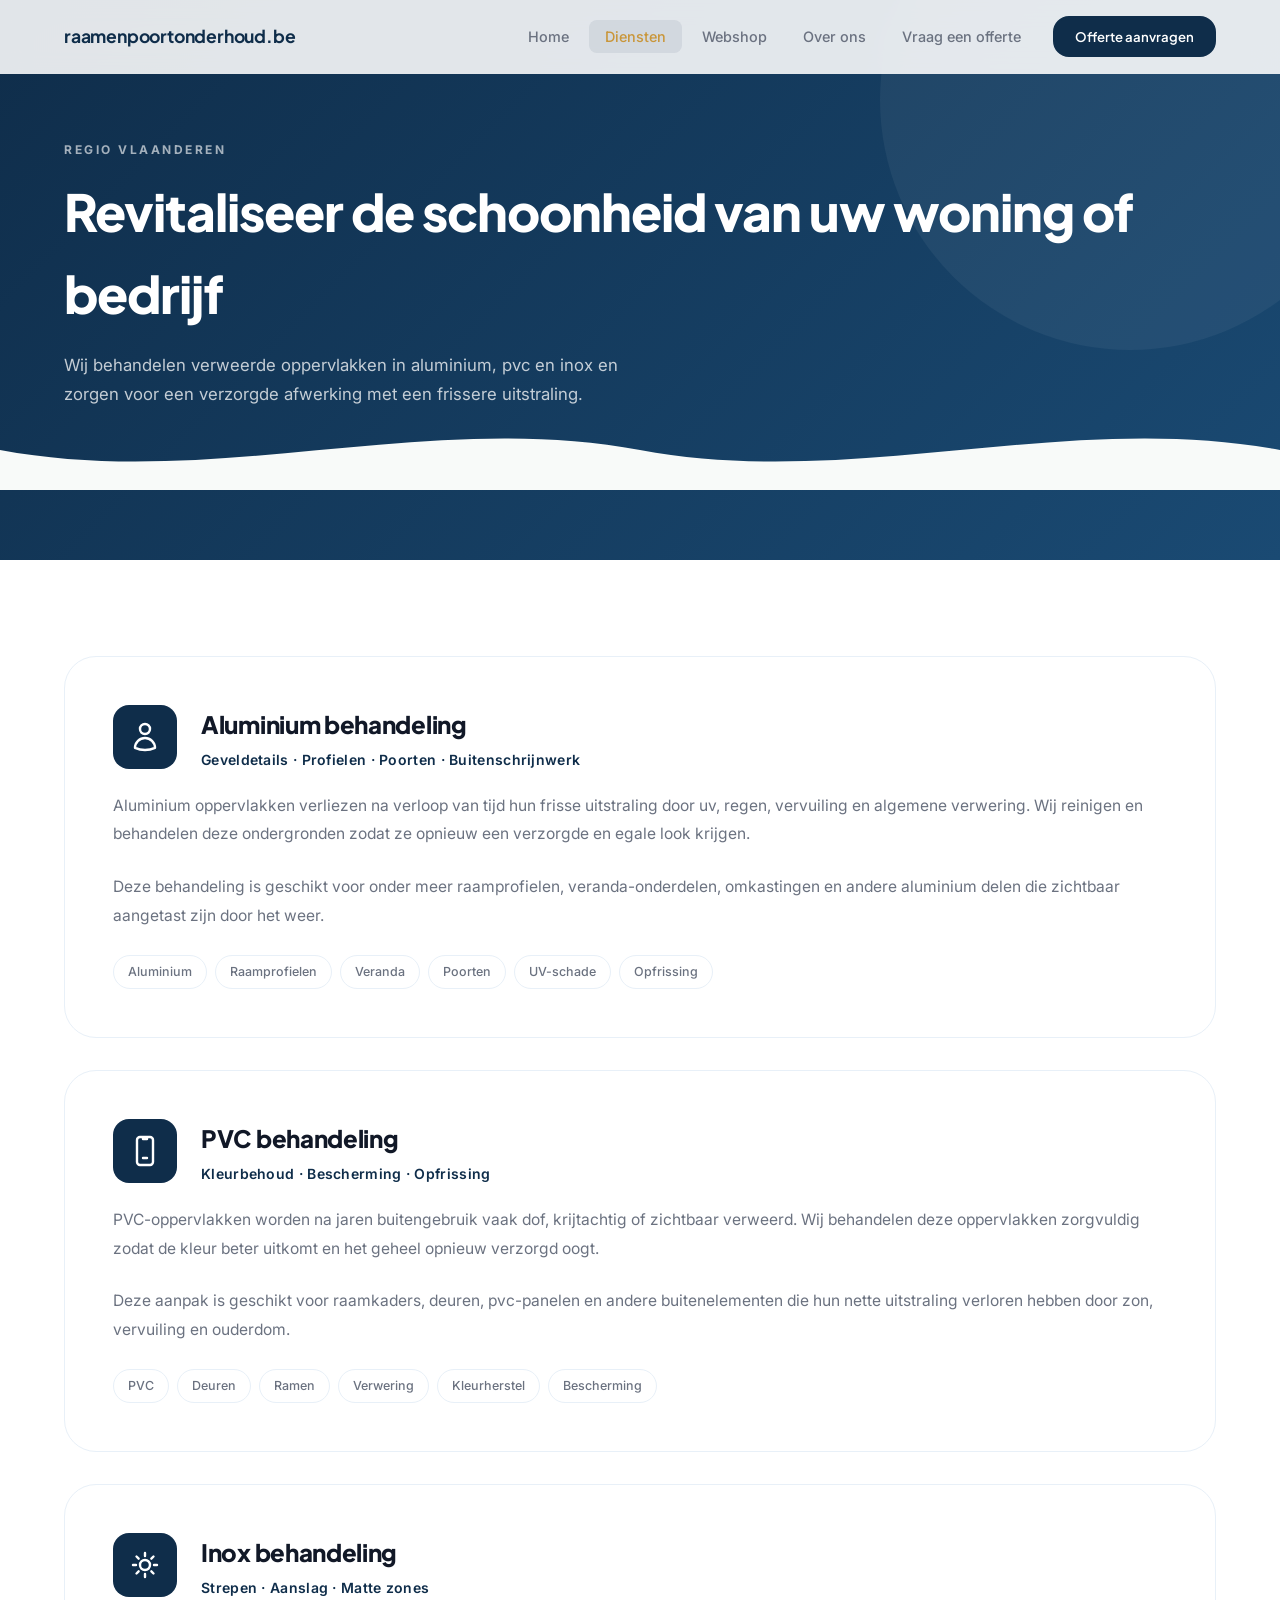
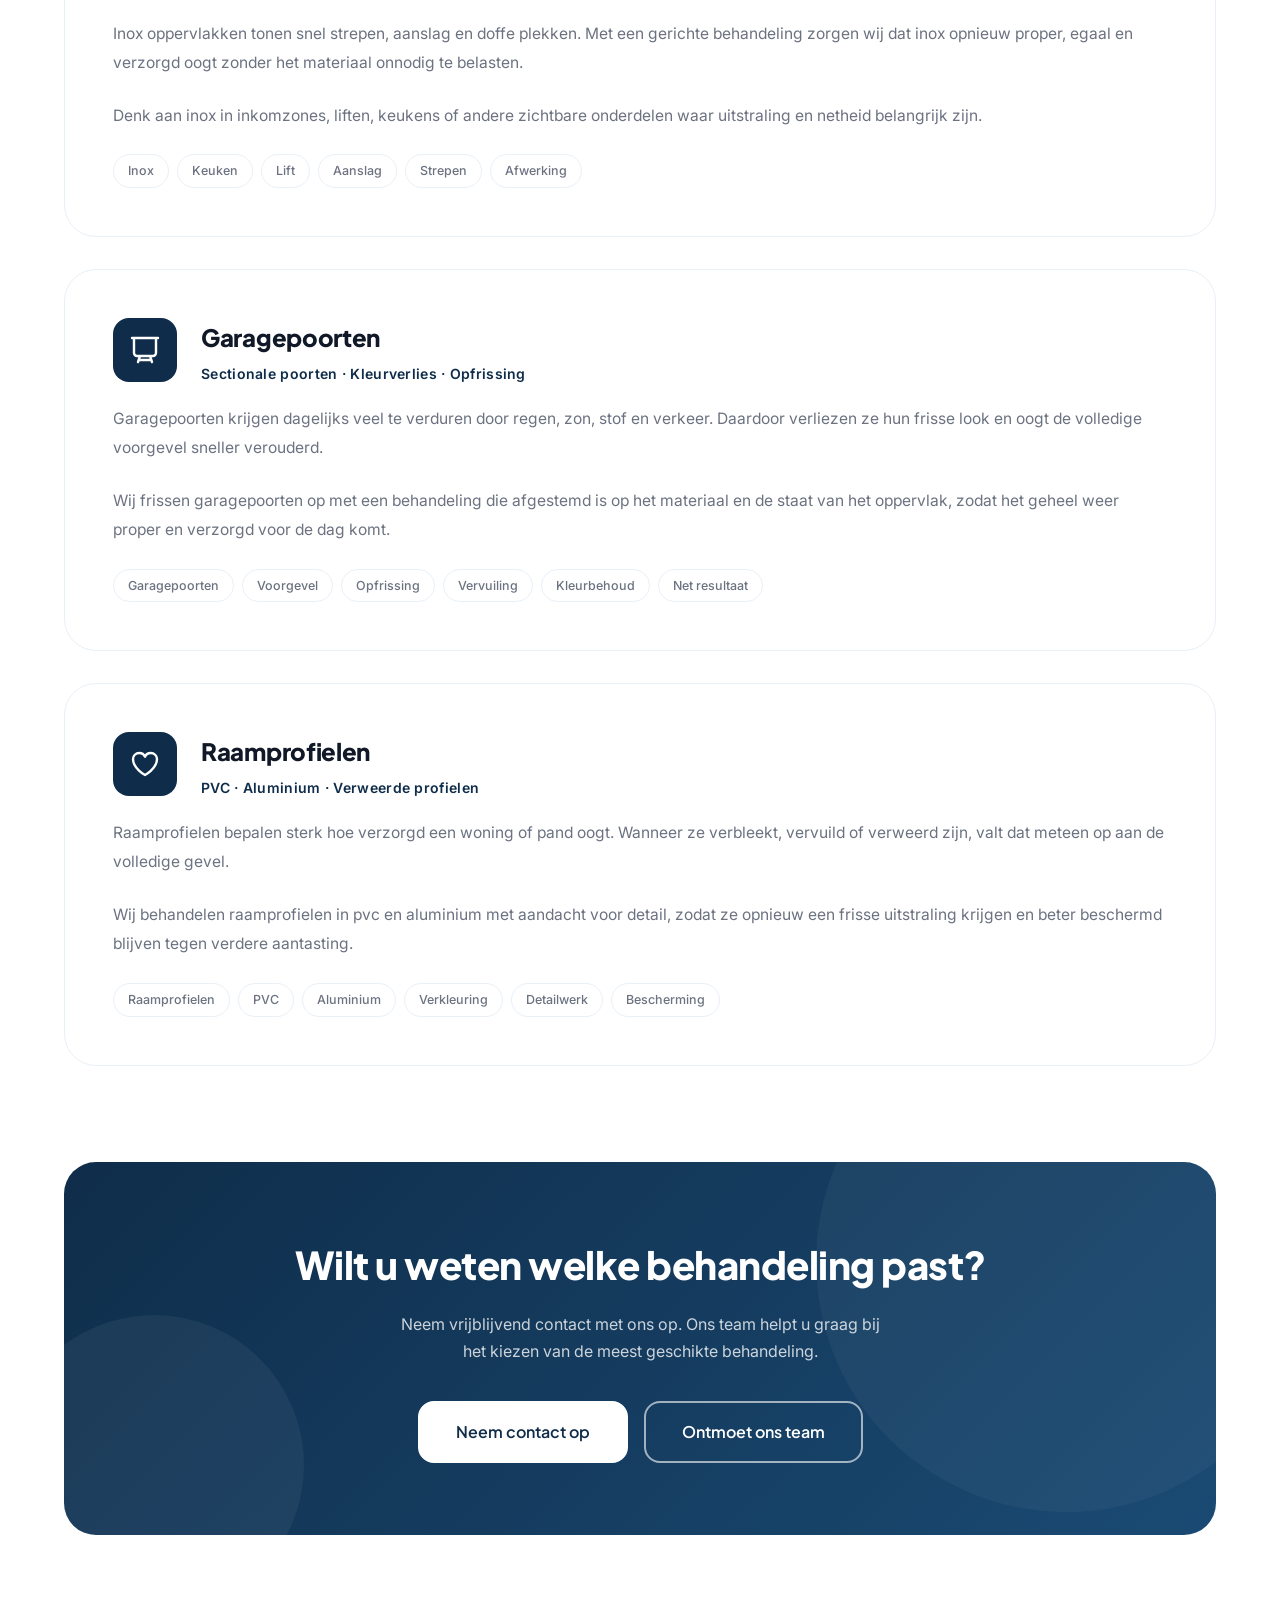
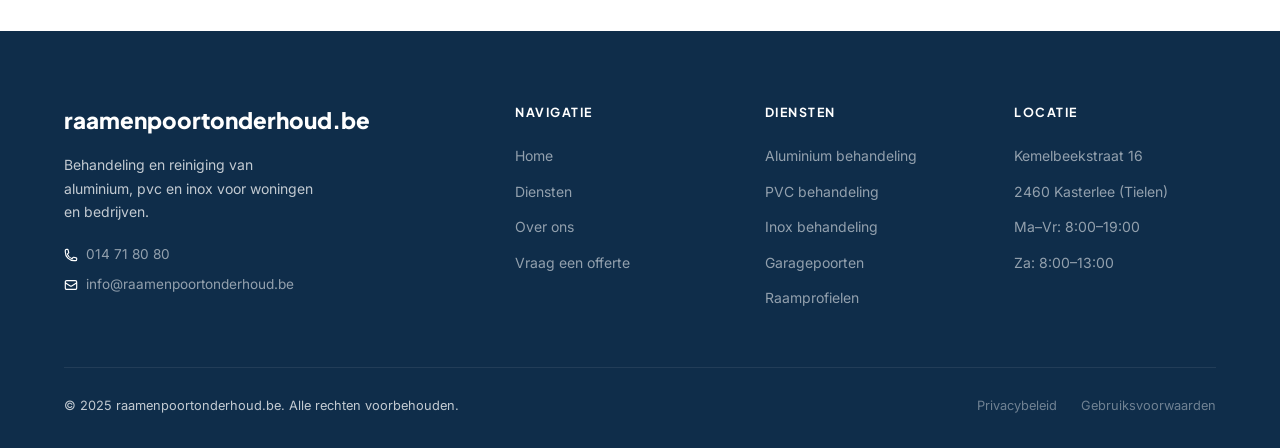
<file: diensten.html>
<!DOCTYPE html>
<html lang="nl">
<head>
  <meta charset="UTF-8" />
  <meta name="viewport" content="width=device-width, initial-scale=1.0" />
  <meta name="description" content="raamenpoortonderhoud.be behandelt aluminium, pvc en inox oppervlakken voor woningen en bedrijven." />
  <meta property="og:type" content="website" />
  <meta property="og:site_name" content="raamenpoortonderhoud.be" />
  <meta property="og:title" content="Diensten – raamenpoortonderhoud.be" />
  <meta property="og:description" content="Bekijk het volledige dienstenaanbod: aluminium, pvc, inox, garagepoorten en raamprofielen." />
  <meta property="og:url" content="https://thenaturelover343-jpg.github.io/Ramenpoortonderh/diensten.html" />
  <link rel="icon" href="data:image/svg+xml,<svg xmlns='http://www.w3.org/2000/svg' viewBox='0 0 100 100'><rect width='100' height='100' rx='16' fill='%230F2D4A'/><text y='72' x='50' text-anchor='middle' font-size='64' font-family='sans-serif' font-weight='bold' fill='%23C9963A'>R</text></svg>" />
  <title>Diensten – raamenpoortonderhoud.be</title>
  <link rel="preconnect" href="https://fonts.googleapis.com" />
  <link rel="preconnect" href="https://fonts.gstatic.com" crossorigin />
  <link href="https://fonts.googleapis.com/css2?family=Plus+Jakarta+Sans:wght@400;500;600;700;800&family=Inter:wght@300;400;500;600&display=swap" rel="stylesheet" />
  <link rel="stylesheet" href="css/style.css" />
</head>
<body>

  <!-- NAVBAR -->
  <header class="navbar" role="banner">
    <div class="container">
      <div class="navbar__inner">
        <a href="index.html" class="navbar__logo" aria-label="raamenpoortonderhoud.be - naar startpagina">raamenpoortonderhoud.be</a>
        <nav aria-label="Hoofdnavigatie">
          <ul class="navbar__nav" id="mainNav">
            <li><a href="index.html"    class="navbar__link">Home</a></li>
            <li><a href="diensten.html" class="navbar__link">Diensten</a></li>
            <li><a href="shop.html"     class="navbar__link">Webshop</a></li>
            <li><a href="team.html"     class="navbar__link">Over ons</a></li>
            <li><a href="contact.html"  class="navbar__link">Vraag een offerte</a></li>
            <li class="navbar__cta">
              <a href="contact.html" class="btn btn--primary btn--sm">Offerte aanvragen</a>
            </li>
          </ul>
        </nav>
        <button class="navbar__hamburger" aria-label="Menu openen" aria-expanded="false" aria-controls="mainNav">
          <span></span><span></span><span></span>
        </button>
      </div>
    </div>
  </header>

  <main>

    <!-- PAGE HERO -->
    <section class="page-hero">
      <div class="container">
        <p class="page-hero__eyebrow">Regio Vlaanderen</p>
        <h1 class="page-hero__title">Revitaliseer de schoonheid van uw woning of bedrijf</h1>
        <p class="page-hero__desc">
          Wij behandelen verweerde oppervlakken in aluminium, pvc en inox en zorgen
          voor een verzorgde afwerking met een frissere uitstraling.
        </p>
      </div>
      <div class="wave-divider">
        <svg xmlns="http://www.w3.org/2000/svg" viewBox="0 0 1440 80" preserveAspectRatio="none" style="display:block;width:100%;height:80px;">
          <path fill="#F8FAF9" d="M0,40 C240,80 480,0 720,40 C960,80 1200,0 1440,40 L1440,80 L0,80 Z"/>
        </svg>
      </div>
    </section>

    <!-- DIENSTEN DETAIL -->
    <section class="section" aria-label="Gedetailleerd dienstenoverzicht">
      <div class="container">
        <div class="diensten-list">

          <article class="dienst-item reveal" id="aluminium">
            <div class="dienst-item__header">
              <div class="dienst-item__icon">
                <svg xmlns="http://www.w3.org/2000/svg" fill="none" viewBox="0 0 24 24" stroke-width="1.8" stroke="currentColor">
                  <path stroke-linecap="round" stroke-linejoin="round" d="M15.75 6a3.75 3.75 0 1 1-7.5 0 3.75 3.75 0 0 1 7.5 0ZM4.501 20.118a7.5 7.5 0 0 1 14.998 0A17.933 17.933 0 0 1 12 21.75c-2.676 0-5.216-.584-7.499-1.632Z" />
                </svg>
              </div>
              <div>
                <h2 class="dienst-item__title">Aluminium behandeling</h2>
                <p class="dienst-item__subtitle">Geveldetails · Profielen · Poorten · Buitenschrijnwerk</p>
              </div>
            </div>
            <p class="dienst-item__desc">
              Aluminium oppervlakken verliezen na verloop van tijd hun frisse uitstraling door uv,
              regen, vervuiling en algemene verwering. Wij reinigen en behandelen deze ondergronden
              zodat ze opnieuw een verzorgde en egale look krijgen.
            </p>
            <p class="dienst-item__desc">
              Deze behandeling is geschikt voor onder meer raamprofielen, veranda-onderdelen,
              omkastingen en andere aluminium delen die zichtbaar aangetast zijn door het weer.
            </p>
            <div class="dienst-item__tags">
              <span class="tag">Aluminium</span>
              <span class="tag">Raamprofielen</span>
              <span class="tag">Veranda</span>
              <span class="tag">Poorten</span>
              <span class="tag">UV-schade</span>
              <span class="tag">Opfrissing</span>
            </div>
          </article>

          <article class="dienst-item reveal" id="pvc">
            <div class="dienst-item__header">
              <div class="dienst-item__icon">
                <svg xmlns="http://www.w3.org/2000/svg" fill="none" viewBox="0 0 24 24" stroke-width="1.8" stroke="currentColor">
                  <path stroke-linecap="round" stroke-linejoin="round" d="M10.5 1.5H8.25A2.25 2.25 0 0 0 6 3.75v16.5a2.25 2.25 0 0 0 2.25 2.25h7.5A2.25 2.25 0 0 0 18 20.25V3.75a2.25 2.25 0 0 0-2.25-2.25H13.5m-3 0V3h3V1.5m-3 0h3m-3 15.75h3" />
                </svg>
              </div>
              <div>
                <h2 class="dienst-item__title">PVC behandeling</h2>
                <p class="dienst-item__subtitle">Kleurbehoud · Bescherming · Opfrissing</p>
              </div>
            </div>
            <p class="dienst-item__desc">
              PVC-oppervlakken worden na jaren buitengebruik vaak dof, krijtachtig of zichtbaar verweerd.
              Wij behandelen deze oppervlakken zorgvuldig zodat de kleur beter uitkomt en het geheel opnieuw
              verzorgd oogt.
            </p>
            <p class="dienst-item__desc">
              Deze aanpak is geschikt voor raamkaders, deuren, pvc-panelen en andere buitenelementen
              die hun nette uitstraling verloren hebben door zon, vervuiling en ouderdom.
            </p>
            <div class="dienst-item__tags">
              <span class="tag">PVC</span>
              <span class="tag">Deuren</span>
              <span class="tag">Ramen</span>
              <span class="tag">Verwering</span>
              <span class="tag">Kleurherstel</span>
              <span class="tag">Bescherming</span>
            </div>
          </article>

          <article class="dienst-item reveal" id="inox">
            <div class="dienst-item__header">
              <div class="dienst-item__icon">
                <svg xmlns="http://www.w3.org/2000/svg" fill="none" viewBox="0 0 24 24" stroke-width="1.8" stroke="currentColor">
                  <path stroke-linecap="round" stroke-linejoin="round" d="M12 3v2.25m6.364.386-1.591 1.591M21 12h-2.25m-.386 6.364-1.591-1.591M12 18.75V21m-4.773-4.227-1.591 1.591M5.25 12H3m4.227-4.773L5.636 5.636M15.75 12a3.75 3.75 0 1 1-7.5 0 3.75 3.75 0 0 1 7.5 0Z" />
                </svg>
              </div>
              <div>
                <h2 class="dienst-item__title">Inox behandeling</h2>
                <p class="dienst-item__subtitle">Strepen · Aanslag · Matte zones</p>
              </div>
            </div>
            <p class="dienst-item__desc">
              Inox oppervlakken tonen snel strepen, aanslag en doffe plekken. Met een gerichte behandeling
              zorgen wij dat inox opnieuw proper, egaal en verzorgd oogt zonder het materiaal onnodig te belasten.
            </p>
            <p class="dienst-item__desc">
              Denk aan inox in inkomzones, liften, keukens of andere zichtbare onderdelen waar uitstraling en
              netheid belangrijk zijn.
            </p>
            <div class="dienst-item__tags">
              <span class="tag">Inox</span>
              <span class="tag">Keuken</span>
              <span class="tag">Lift</span>
              <span class="tag">Aanslag</span>
              <span class="tag">Strepen</span>
              <span class="tag">Afwerking</span>
            </div>
          </article>

          <article class="dienst-item reveal" id="garagepoorten">
            <div class="dienst-item__header">
              <div class="dienst-item__icon">
                <svg xmlns="http://www.w3.org/2000/svg" fill="none" viewBox="0 0 24 24" stroke-width="1.8" stroke="currentColor">
                  <path stroke-linecap="round" stroke-linejoin="round" d="M3.75 3v11.25A2.25 2.25 0 0 0 6 16.5h2.25M3.75 3h-1.5m1.5 0h16.5m0 0h1.5m-1.5 0v11.25A2.25 2.25 0 0 1 18 16.5h-2.25m-7.5 0h7.5m-7.5 0-1 3m8.5-3 1 3m0 0 .5 1.5m-.5-1.5h-9.5m0 0-.5 1.5" />
                </svg>
              </div>
              <div>
                <h2 class="dienst-item__title">Garagepoorten</h2>
                <p class="dienst-item__subtitle">Sectionale poorten · Kleurverlies · Opfrissing</p>
              </div>
            </div>
            <p class="dienst-item__desc">
              Garagepoorten krijgen dagelijks veel te verduren door regen, zon, stof en verkeer. Daardoor
              verliezen ze hun frisse look en oogt de volledige voorgevel sneller verouderd.
            </p>
            <p class="dienst-item__desc">
              Wij frissen garagepoorten op met een behandeling die afgestemd is op het materiaal en de staat
              van het oppervlak, zodat het geheel weer proper en verzorgd voor de dag komt.
            </p>
            <div class="dienst-item__tags">
              <span class="tag">Garagepoorten</span>
              <span class="tag">Voorgevel</span>
              <span class="tag">Opfrissing</span>
              <span class="tag">Vervuiling</span>
              <span class="tag">Kleurbehoud</span>
              <span class="tag">Net resultaat</span>
            </div>
          </article>

          <article class="dienst-item reveal" id="raamprofielen">
            <div class="dienst-item__header">
              <div class="dienst-item__icon">
                <svg xmlns="http://www.w3.org/2000/svg" fill="none" viewBox="0 0 24 24" stroke-width="1.8" stroke="currentColor">
                  <path stroke-linecap="round" stroke-linejoin="round" d="M21 8.25c0-2.485-2.099-4.5-4.688-4.5-1.935 0-3.597 1.126-4.312 2.733-.715-1.607-2.377-2.733-4.313-2.733C5.1 3.75 3 5.765 3 8.25c0 7.22 9 12 9 12s9-4.78 9-12Z" />
                </svg>
              </div>
              <div>
                <h2 class="dienst-item__title">Raamprofielen</h2>
                <p class="dienst-item__subtitle">PVC · Aluminium · Verweerde profielen</p>
              </div>
            </div>
            <p class="dienst-item__desc">
              Raamprofielen bepalen sterk hoe verzorgd een woning of pand oogt. Wanneer ze verbleekt,
              vervuild of verweerd zijn, valt dat meteen op aan de volledige gevel.
            </p>
            <p class="dienst-item__desc">
              Wij behandelen raamprofielen in pvc en aluminium met aandacht voor detail, zodat ze opnieuw
              een frisse uitstraling krijgen en beter beschermd blijven tegen verdere aantasting.
            </p>
            <div class="dienst-item__tags">
              <span class="tag">Raamprofielen</span>
              <span class="tag">PVC</span>
              <span class="tag">Aluminium</span>
              <span class="tag">Verkleuring</span>
              <span class="tag">Detailwerk</span>
              <span class="tag">Bescherming</span>
            </div>
          </article>

        </div>
      </div>
    </section>

<!-- CTA BANNER -->
    <div class="cta-wrap">
      <div class="container">
        <div class="cta-banner reveal">
          <div class="cta-banner__inner">
            <h2 class="cta-banner__title">Wilt u weten welke behandeling past?</h2>
            <p class="cta-banner__desc">
              Neem vrijblijvend contact met ons op. Ons team helpt u graag bij
              het kiezen van de meest geschikte behandeling.
            </p>
            <div class="cta-banner__actions">
              <a href="contact.html" class="btn btn--white btn--lg">Neem contact op</a>
              <a href="team.html"    class="btn btn--outline-white btn--lg">Ontmoet ons team</a>
            </div>
          </div>
        </div>
      </div>
    </div>

  </main>

  <!-- FOOTER -->
  <footer class="footer" role="contentinfo">
    <div class="container">
      <div class="footer__grid">
        <div class="footer__brand">
          <div class="footer__logo">raamenpoortonderhoud.be</div>
          <p class="footer__tagline">Behandeling en reiniging van aluminium, pvc en inox voor woningen en bedrijven.</p>
          <div class="footer__contact-line">
            <svg xmlns="http://www.w3.org/2000/svg" fill="none" viewBox="0 0 24 24" stroke-width="2" stroke="currentColor"><path stroke-linecap="round" stroke-linejoin="round" d="M2.25 6.75c0 8.284 6.716 15 15 15h2.25a2.25 2.25 0 0 0 2.25-2.25v-1.372c0-.516-.351-.966-.852-1.091l-4.423-1.106c-.44-.11-.902.055-1.173.417l-.97 1.293c-.282.376-.769.542-1.21.38a12.035 12.035 0 0 1-7.143-7.143c-.162-.441.004-.928.38-1.21l1.293-.97c.363-.271.527-.734.417-1.173L6.963 3.102a1.125 1.125 0 0 0-1.091-.852H4.5A2.25 2.25 0 0 0 2.25 4.5v2.25Z" /></svg>
            014 71 80 80
          </div>
          <div class="footer__contact-line">
            <svg xmlns="http://www.w3.org/2000/svg" fill="none" viewBox="0 0 24 24" stroke-width="2" stroke="currentColor"><path stroke-linecap="round" stroke-linejoin="round" d="M21.75 6.75v10.5a2.25 2.25 0 0 1-2.25 2.25h-15a2.25 2.25 0 0 1-2.25-2.25V6.75m19.5 0A2.25 2.25 0 0 0 19.5 4.5h-15a2.25 2.25 0 0 0-2.25 2.25m19.5 0v.243a2.25 2.25 0 0 1-1.07 1.916l-7.5 4.615a2.25 2.25 0 0 1-2.36 0L3.32 8.91a2.25 2.25 0 0 1-1.07-1.916V6.75" /></svg>
            info@raamenpoortonderhoud.be
          </div>
        </div>
        <div>
          <p class="footer__heading">Navigatie</p>
          <ul class="footer__list">
            <li><a href="index.html">Home</a></li>
            <li><a href="diensten.html">Diensten</a></li>
            <li><a href="team.html">Over ons</a></li>
            <li><a href="contact.html">Vraag een offerte</a></li>
          </ul>
        </div>
        <div>
          <p class="footer__heading">Diensten</p>
          <ul class="footer__list">
            <li><a href="#aluminium">Aluminium behandeling</a></li>
            <li><a href="#pvc">PVC behandeling</a></li>
            <li><a href="#inox">Inox behandeling</a></li>
            <li><a href="#garagepoorten">Garagepoorten</a></li>
            <li><a href="#raamprofielen">Raamprofielen</a></li>
          </ul>
        </div>
        <div>
          <p class="footer__heading">Locatie</p>
          <ul class="footer__list">
            <li><a href="contact.html">Kemelbeekstraat 16</a></li>
            <li><a href="contact.html">2460 Kasterlee (Tielen)</a></li>
            <li><a href="contact.html">Ma–Vr: 8:00–19:00</a></li>
            <li><a href="contact.html">Za: 8:00–13:00</a></li>
          </ul>
        </div>
      </div>
      <div class="footer__bottom">
        <p class="footer__copy">&copy; 2025 raamenpoortonderhoud.be. Alle rechten voorbehouden.</p>
        <nav class="footer__bottom-links" aria-label="Juridische links">
          <a href="#">Privacybeleid</a>
          <a href="#">Gebruiksvoorwaarden</a>
        </nav>
      </div>
    </div>
  </footer>

  <script src="js/main.js"></script>
</body>
</html>
</file>
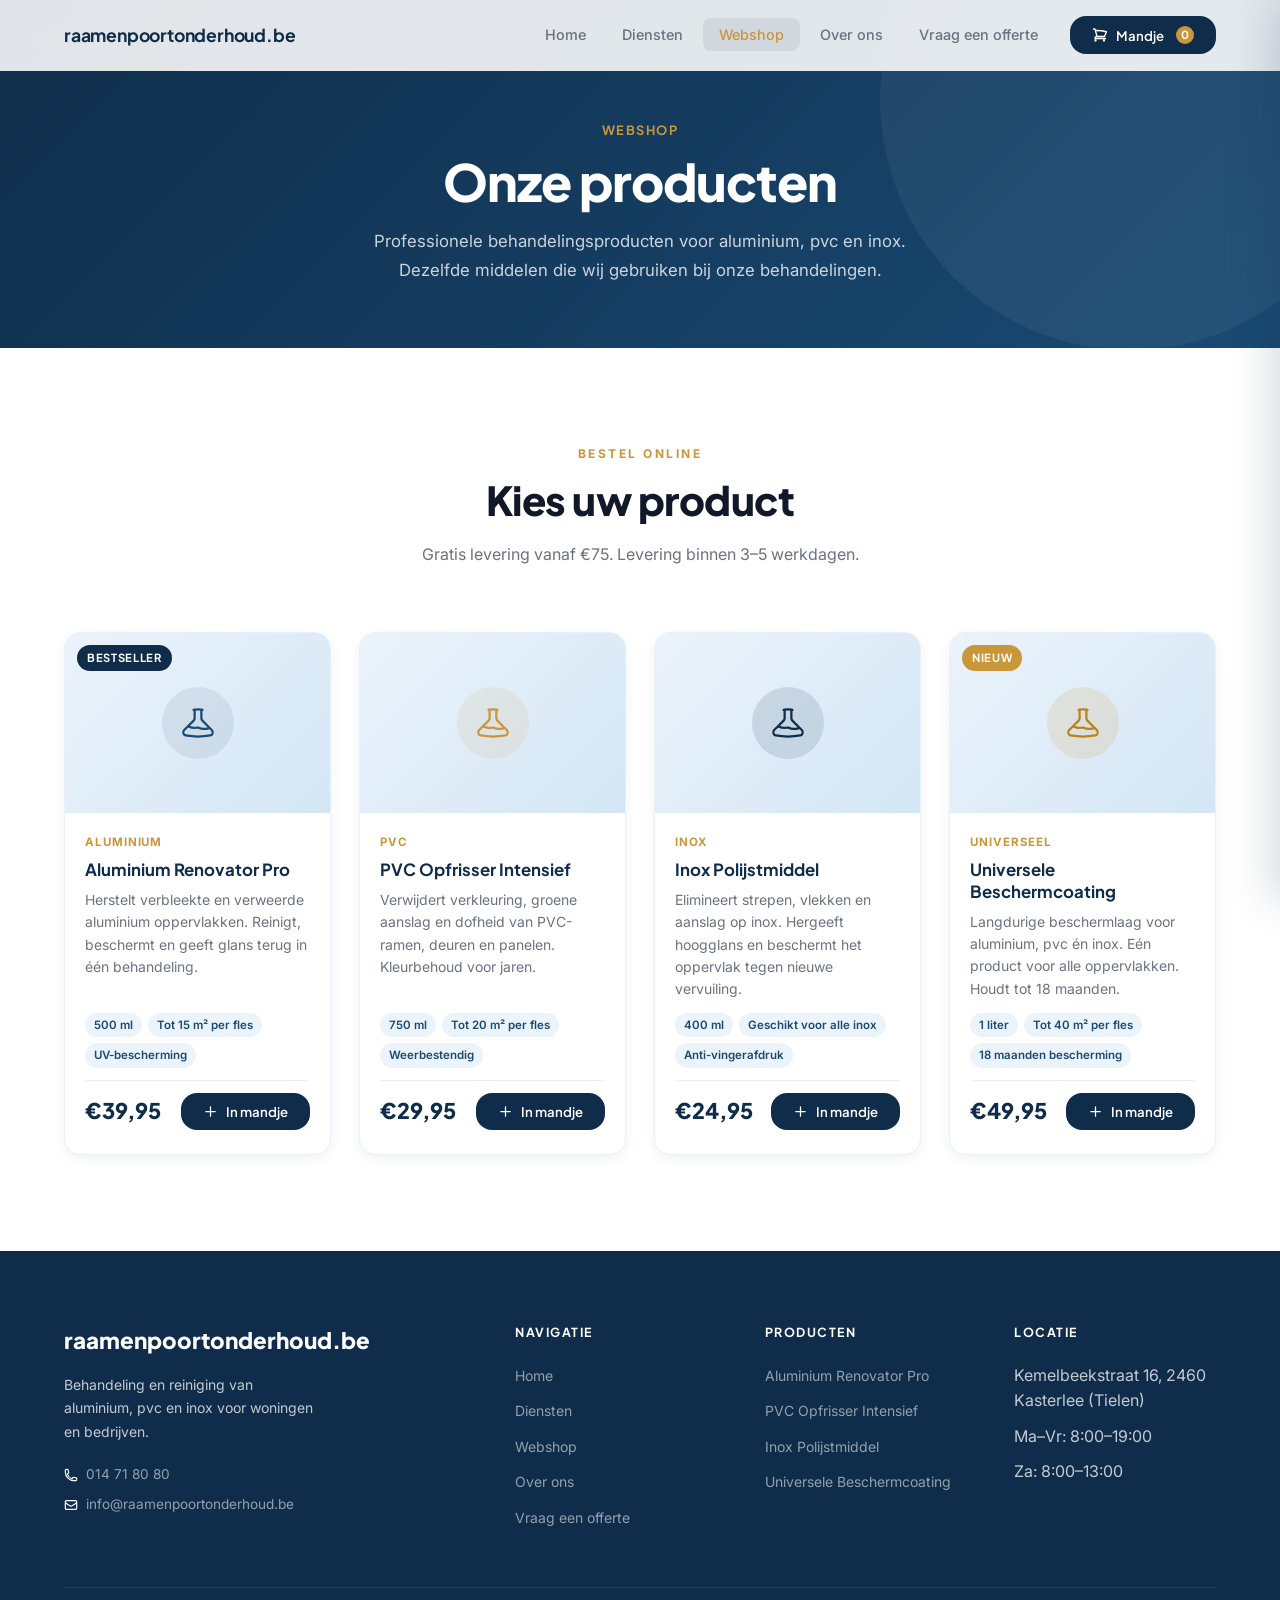
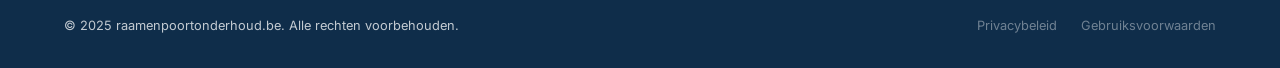
<file: shop.html>
<!DOCTYPE html>
<html lang="nl"> 
<head>
  <meta charset="UTF-8" />
  <meta name="viewport" content="width=device-width, initial-scale=1.0" />
  <meta name="description" content="Bestel onze professionele reiniging- en behandelingsproducten voor aluminium, pvc en inox oppervlakken." />
  <meta property="og:type" content="website" />
  <meta property="og:site_name" content="raamenpoortonderhoud.be" />
  <meta property="og:title" content="Webshop – raamenpoortonderhoud.be" />
  <meta property="og:description" content="Professionele producten voor aluminium, pvc en inox. Bestel online, snel geleverd." />
  <meta property="og:url" content="https://thenaturelover343-jpg.github.io/Ramenpoortonderh/shop.html" />
  <link rel="icon" href="data:image/svg+xml,<svg xmlns='http://www.w3.org/2000/svg' viewBox='0 0 100 100'><rect width='100' height='100' rx='16' fill='%230F2D4A'/><text y='72' x='50' text-anchor='middle' font-size='64' font-family='sans-serif' font-weight='bold' fill='%23C9963A'>R</text></svg>" />
  <title>Webshop – raamenpoortonderhoud.be</title>
  <link rel="preconnect" href="https://fonts.googleapis.com" />
  <link rel="preconnect" href="https://fonts.gstatic.com" crossorigin />
  <link href="https://fonts.googleapis.com/css2?family=Plus+Jakarta+Sans:wght@400;500;600;700;800&family=Inter:wght@300;400;500;600&display=swap" rel="stylesheet" />
  <link rel="stylesheet" href="css/style.css" />
  <link rel="stylesheet" href="css/shop.css" />
</head>
<body>

  <!-- NAVBAR -->
  <header class="navbar" role="banner">
    <div class="container">
      <div class="navbar__inner">
        <a href="index.html" class="navbar__logo" aria-label="raamenpoortonderhoud.be - naar startpagina">raamenpoortonderhoud.be</a>
        <nav aria-label="Hoofdnavigatie">
          <ul class="navbar__nav" id="mainNav">
            <li><a href="index.html"    class="navbar__link">Home</a></li>
            <li><a href="diensten.html" class="navbar__link">Diensten</a></li>
            <li><a href="shop.html"     class="navbar__link">Webshop</a></li>
            <li><a href="team.html"     class="navbar__link">Over ons</a></li>
            <li><a href="contact.html"  class="navbar__link">Vraag een offerte</a></li>
            <li class="navbar__cta">
              <button class="btn btn--primary btn--sm cart-toggle-btn" aria-label="Winkelmandje openen">
                <svg xmlns="http://www.w3.org/2000/svg" fill="none" viewBox="0 0 24 24" stroke-width="2" stroke="currentColor" style="width:16px;height:16px;">
                  <path stroke-linecap="round" stroke-linejoin="round" d="M2.25 3h1.386c.51 0 .955.343 1.087.835l.383 1.437M7.5 14.25a3 3 0 0 0-3 3h15.75m-12.75-3h11.218c1.121-2.3 2.1-4.684 2.924-7.138a60.114 60.114 0 0 0-16.536-1.84M7.5 14.25 5.106 5.272M6 20.25a.75.75 0 1 1-1.5 0 .75.75 0 0 1 1.5 0Zm12.75 0a.75.75 0 1 1-1.5 0 .75.75 0 0 1 1.5 0Z" />
                </svg>
                Mandje <span class="cart-count" id="cartCount">0</span>
              </button>
            </li>
          </ul>
        </nav>
        <button class="navbar__hamburger" aria-label="Menu openen" aria-expanded="false" aria-controls="mainNav">
          <span></span><span></span><span></span>
        </button>
      </div>
    </div>
  </header>

  <main>

    <!-- PAGE HERO -->
    <section class="page-hero">
      <div class="container">
        <p class="page-hero__eyebrow">Webshop</p>
        <h1 class="page-hero__title">Onze producten</h1>
        <p class="page-hero__desc">Professionele behandelingsproducten voor aluminium, pvc en inox. Dezelfde middelen die wij gebruiken bij onze behandelingen.</p>
      </div>
    </section>

    <!-- PRODUCTEN -->
    <section class="section" aria-labelledby="shop-title">
      <div class="container">
        <div class="section__header reveal">
          <p class="section__eyebrow">Bestel online</p>
          <h2 class="section__title" id="shop-title">Kies uw product</h2>
          <p class="section__desc">Gratis levering vanaf €75. Levering binnen 3–5 werkdagen.</p>
        </div>

        <div class="shop-grid">

          <article class="product-card reveal reveal-d1" data-id="1" data-name="Aluminium Renovator Pro" data-price="39.95" data-unit="500ml">
            <div class="product-card__img">
              <div class="product-card__img-placeholder">
                <svg xmlns="http://www.w3.org/2000/svg" fill="none" viewBox="0 0 24 24" stroke-width="1.5" stroke="currentColor"><path stroke-linecap="round" stroke-linejoin="round" d="M9.75 3.104v5.714a2.25 2.25 0 0 1-.659 1.591L5 14.5M9.75 3.104c-.251.023-.501.05-.75.082m.75-.082a24.301 24.301 0 0 1 4.5 0m0 0v5.714c0 .597.237 1.17.659 1.591L19.8 15.3M14.25 3.104c.251.023.501.05.75.082M19.8 15.3l-1.57.393A9.065 9.065 0 0 1 12 15a9.065 9.065 0 0 1-6.23-.693L5 14.5m14.8.8 1.402 1.402c1.232 1.232.65 3.318-1.067 3.611A48.309 48.309 0 0 1 12 21a48.25 48.25 0 0 1-8.135-.687c-1.718-.293-2.3-2.379-1.067-3.61L5 14.5" /></svg>
              </div>
              <span class="product-card__badge">Bestseller</span>
            </div>
            <div class="product-card__body">
              <p class="product-card__cat">Aluminium</p>
              <h3 class="product-card__name">Aluminium Renovator Pro</h3>
              <p class="product-card__desc">Herstelt verbleekte en verweerde aluminium oppervlakken. Reinigt, beschermt en geeft glans terug in één behandeling.</p>
              <ul class="product-card__specs">
                <li>500 ml</li>
                <li>Tot 15 m² per fles</li>
                <li>UV-bescherming</li>
              </ul>
              <div class="product-card__footer">
                <span class="product-card__price">€39,95</span>
                <button class="btn btn--primary btn--sm add-to-cart" data-id="1">
                  <svg xmlns="http://www.w3.org/2000/svg" fill="none" viewBox="0 0 24 24" stroke-width="2" stroke="currentColor" style="width:15px;height:15px;"><path stroke-linecap="round" stroke-linejoin="round" d="M12 4.5v15m7.5-7.5h-15" /></svg>
                  In mandje
                </button>
              </div>
            </div>
          </article>

          <article class="product-card reveal reveal-d2" data-id="2" data-name="PVC Opfrisser Intensief" data-price="29.95" data-unit="750ml">
            <div class="product-card__img">
              <div class="product-card__img-placeholder product-card__img-placeholder--2">
                <svg xmlns="http://www.w3.org/2000/svg" fill="none" viewBox="0 0 24 24" stroke-width="1.5" stroke="currentColor"><path stroke-linecap="round" stroke-linejoin="round" d="M9.75 3.104v5.714a2.25 2.25 0 0 1-.659 1.591L5 14.5M9.75 3.104c-.251.023-.501.05-.75.082m.75-.082a24.301 24.301 0 0 1 4.5 0m0 0v5.714c0 .597.237 1.17.659 1.591L19.8 15.3M14.25 3.104c.251.023.501.05.75.082M19.8 15.3l-1.57.393A9.065 9.065 0 0 1 12 15a9.065 9.065 0 0 1-6.23-.693L5 14.5m14.8.8 1.402 1.402c1.232 1.232.65 3.318-1.067 3.611A48.309 48.309 0 0 1 12 21a48.25 48.25 0 0 1-8.135-.687c-1.718-.293-2.3-2.379-1.067-3.61L5 14.5" /></svg>
              </div>
            </div>
            <div class="product-card__body">
              <p class="product-card__cat">PVC</p>
              <h3 class="product-card__name">PVC Opfrisser Intensief</h3>
              <p class="product-card__desc">Verwijdert verkleuring, groene aanslag en dofheid van PVC-ramen, deuren en panelen. Kleurbehoud voor jaren.</p>
              <ul class="product-card__specs">
                <li>750 ml</li>
                <li>Tot 20 m² per fles</li>
                <li>Weerbestendig</li>
              </ul>
              <div class="product-card__footer">
                <span class="product-card__price">€29,95</span>
                <button class="btn btn--primary btn--sm add-to-cart" data-id="2">
                  <svg xmlns="http://www.w3.org/2000/svg" fill="none" viewBox="0 0 24 24" stroke-width="2" stroke="currentColor" style="width:15px;height:15px;"><path stroke-linecap="round" stroke-linejoin="round" d="M12 4.5v15m7.5-7.5h-15" /></svg>
                  In mandje
                </button>
              </div>
            </div>
          </article>

          <article class="product-card reveal reveal-d3" data-id="3" data-name="Inox Polijstmiddel" data-price="24.95" data-unit="400ml">
            <div class="product-card__img">
              <div class="product-card__img-placeholder product-card__img-placeholder--3">
                <svg xmlns="http://www.w3.org/2000/svg" fill="none" viewBox="0 0 24 24" stroke-width="1.5" stroke="currentColor"><path stroke-linecap="round" stroke-linejoin="round" d="M9.75 3.104v5.714a2.25 2.25 0 0 1-.659 1.591L5 14.5M9.75 3.104c-.251.023-.501.05-.75.082m.75-.082a24.301 24.301 0 0 1 4.5 0m0 0v5.714c0 .597.237 1.17.659 1.591L19.8 15.3M14.25 3.104c.251.023.501.05.75.082M19.8 15.3l-1.57.393A9.065 9.065 0 0 1 12 15a9.065 9.065 0 0 1-6.23-.693L5 14.5m14.8.8 1.402 1.402c1.232 1.232.65 3.318-1.067 3.611A48.309 48.309 0 0 1 12 21a48.25 48.25 0 0 1-8.135-.687c-1.718-.293-2.3-2.379-1.067-3.61L5 14.5" /></svg>
              </div>
            </div>
            <div class="product-card__body">
              <p class="product-card__cat">Inox</p>
              <h3 class="product-card__name">Inox Polijstmiddel</h3>
              <p class="product-card__desc">Elimineert strepen, vlekken en aanslag op inox. Hergeeft hoogglans en beschermt het oppervlak tegen nieuwe vervuiling.</p>
              <ul class="product-card__specs">
                <li>400 ml</li>
                <li>Geschikt voor alle inox</li>
                <li>Anti-vingerafdruk</li>
              </ul>
              <div class="product-card__footer">
                <span class="product-card__price">€24,95</span>
                <button class="btn btn--primary btn--sm add-to-cart" data-id="3">
                  <svg xmlns="http://www.w3.org/2000/svg" fill="none" viewBox="0 0 24 24" stroke-width="2" stroke="currentColor" style="width:15px;height:15px;"><path stroke-linecap="round" stroke-linejoin="round" d="M12 4.5v15m7.5-7.5h-15" /></svg>
                  In mandje
                </button>
              </div>
            </div>
          </article>

          <article class="product-card reveal reveal-d4" data-id="4" data-name="Universele Beschermcoating" data-price="49.95" data-unit="1L">
            <div class="product-card__img">
              <div class="product-card__img-placeholder product-card__img-placeholder--4">
                <svg xmlns="http://www.w3.org/2000/svg" fill="none" viewBox="0 0 24 24" stroke-width="1.5" stroke="currentColor"><path stroke-linecap="round" stroke-linejoin="round" d="M9.75 3.104v5.714a2.25 2.25 0 0 1-.659 1.591L5 14.5M9.75 3.104c-.251.023-.501.05-.75.082m.75-.082a24.301 24.301 0 0 1 4.5 0m0 0v5.714c0 .597.237 1.17.659 1.591L19.8 15.3M14.25 3.104c.251.023.501.05.75.082M19.8 15.3l-1.57.393A9.065 9.065 0 0 1 12 15a9.065 9.065 0 0 1-6.23-.693L5 14.5m14.8.8 1.402 1.402c1.232 1.232.65 3.318-1.067 3.611A48.309 48.309 0 0 1 12 21a48.25 48.25 0 0 1-8.135-.687c-1.718-.293-2.3-2.379-1.067-3.61L5 14.5" /></svg>
              </div>
              <span class="product-card__badge product-card__badge--gold">Nieuw</span>
            </div>
            <div class="product-card__body">
              <p class="product-card__cat">Universeel</p>
              <h3 class="product-card__name">Universele Beschermcoating</h3>
              <p class="product-card__desc">Langdurige beschermlaag voor aluminium, pvc én inox. Eén product voor alle oppervlakken. Houdt tot 18 maanden.</p>
              <ul class="product-card__specs">
                <li>1 liter</li>
                <li>Tot 40 m² per fles</li>
                <li>18 maanden bescherming</li>
              </ul>
              <div class="product-card__footer">
                <span class="product-card__price">€49,95</span>
                <button class="btn btn--primary btn--sm add-to-cart" data-id="4">
                  <svg xmlns="http://www.w3.org/2000/svg" fill="none" viewBox="0 0 24 24" stroke-width="2" stroke="currentColor" style="width:15px;height:15px;"><path stroke-linecap="round" stroke-linejoin="round" d="M12 4.5v15m7.5-7.5h-15" /></svg>
                  In mandje
                </button>
              </div>
            </div>
          </article>

        </div>
      </div>
    </section>

  </main>

  <!-- WINKELMANDJE SIDEBAR -->
  <div class="cart-overlay" id="cartOverlay"></div>
  <aside class="cart-sidebar" id="cartSidebar" aria-label="Winkelmandje">
    <div class="cart-sidebar__header">
      <h2 class="cart-sidebar__title">Uw mandje</h2>
      <button class="cart-sidebar__close" id="cartClose" aria-label="Mandje sluiten">
        <svg xmlns="http://www.w3.org/2000/svg" fill="none" viewBox="0 0 24 24" stroke-width="2" stroke="currentColor"><path stroke-linecap="round" stroke-linejoin="round" d="M6 18 18 6M6 6l12 12" /></svg>
      </button>
    </div>
    <div class="cart-sidebar__items" id="cartItems">
      <p class="cart-empty">Uw mandje is leeg.</p>
    </div>
    <div class="cart-sidebar__footer" id="cartFooter" style="display:none;">
      <div class="cart-subtotal">
        <span>Subtotaal</span>
        <span id="cartSubtotal">€0,00</span>
      </div>
      <p class="cart-shipping-note" id="cartShippingNote"></p>
      <button class="btn btn--primary" style="width:100%;justify-content:center;" id="toCheckoutBtn">
        Doorgaan naar bestellen
        <svg xmlns="http://www.w3.org/2000/svg" fill="none" viewBox="0 0 24 24" stroke-width="2" stroke="currentColor" style="width:16px;height:16px;"><path stroke-linecap="round" stroke-linejoin="round" d="M13.5 4.5 21 12m0 0-7.5 7.5M21 12H3" /></svg>
      </button>
    </div>
  </aside>

  <!-- CHECKOUT MODAL -->
  <div class="checkout-overlay" id="checkoutOverlay">
    <div class="checkout-modal" role="dialog" aria-modal="true" aria-labelledby="checkoutTitle">

      <!-- Stap 1: Adres -->
      <div class="checkout-step" id="stepAddress">
        <div class="checkout-modal__header">
          <h2 id="checkoutTitle">Bezorggegevens</h2>
          <button class="checkout-modal__close" id="checkoutClose" aria-label="Sluiten">
            <svg xmlns="http://www.w3.org/2000/svg" fill="none" viewBox="0 0 24 24" stroke-width="2" stroke="currentColor"><path stroke-linecap="round" stroke-linejoin="round" d="M6 18 18 6M6 6l12 12" /></svg>
          </button>
        </div>
        <div class="checkout-progress">
          <div class="checkout-progress__step active">1 Adres</div>
          <div class="checkout-progress__line"></div>
          <div class="checkout-progress__step">2 Overzicht</div>
          <div class="checkout-progress__line"></div>
          <div class="checkout-progress__step">3 Bevestiging</div>
        </div>
        <form id="addressForm" novalidate>
          <div class="form-row">
            <div class="form-group">
              <label for="coFirstName">Voornaam *</label>
              <input type="text" id="coFirstName" class="form-control" required autocomplete="given-name" />
            </div>
            <div class="form-group">
              <label for="coLastName">Achternaam *</label>
              <input type="text" id="coLastName" class="form-control" required autocomplete="family-name" />
            </div>
          </div>
          <div class="form-group">
            <label for="coEmail">E-mailadres *</label>
            <input type="email" id="coEmail" class="form-control" required autocomplete="email" />
          </div>
          <div class="form-group">
            <label for="coPhone">Telefoonnummer</label>
            <input type="tel" id="coPhone" class="form-control" autocomplete="tel" />
          </div>
          <div class="form-row">
            <div class="form-group" style="flex:2">
              <label for="coStreet">Straat *</label>
              <input type="text" id="coStreet" class="form-control" required autocomplete="address-line1" />
            </div>
            <div class="form-group" style="flex:1">
              <label for="coNumber">Nr *</label>
              <input type="text" id="coNumber" class="form-control" required />
            </div>
          </div>
          <div class="form-row">
            <div class="form-group">
              <label for="coZip">Postcode *</label>
              <input type="text" id="coZip" class="form-control" required autocomplete="postal-code" />
            </div>
            <div class="form-group" style="flex:2">
              <label for="coCity">Gemeente *</label>
              <input type="text" id="coCity" class="form-control" required autocomplete="address-level2" />
            </div>
          </div>
          <div class="form-group">
            <label for="coCountry">Land</label>
            <select id="coCountry" class="form-control">
              <option value="BE" selected>België</option>
              <option value="NL">Nederland</option>
              <option value="LU">Luxemburg</option>
            </select>
          </div>
          <button type="submit" class="btn btn--primary" style="width:100%;justify-content:center;margin-top:8px;">
            Doorgaan naar overzicht
            <svg xmlns="http://www.w3.org/2000/svg" fill="none" viewBox="0 0 24 24" stroke-width="2" stroke="currentColor" style="width:16px;height:16px;"><path stroke-linecap="round" stroke-linejoin="round" d="M13.5 4.5 21 12m0 0-7.5 7.5M21 12H3" /></svg>
          </button>
        </form>
      </div>

      <!-- Stap 2: Overzicht -->
      <div class="checkout-step" id="stepOverview" style="display:none;">
        <div class="checkout-modal__header">
          <h2>Besteloverzicht</h2>
          <button class="checkout-modal__close" id="checkoutClose2" aria-label="Sluiten">
            <svg xmlns="http://www.w3.org/2000/svg" fill="none" viewBox="0 0 24 24" stroke-width="2" stroke="currentColor"><path stroke-linecap="round" stroke-linejoin="round" d="M6 18 18 6M6 6l12 12" /></svg>
          </button>
        </div>
        <div class="checkout-progress">
          <div class="checkout-progress__step done">✓ Adres</div>
          <div class="checkout-progress__line active"></div>
          <div class="checkout-progress__step active">2 Overzicht</div>
          <div class="checkout-progress__line"></div>
          <div class="checkout-progress__step">3 Bevestiging</div>
        </div>
        <div id="overviewAddress" class="overview-block"></div>
        <div id="overviewItems" class="overview-items"></div>
        <div class="overview-totals">
          <div class="overview-row"><span>Subtotaal</span><span id="ovSubtotal"></span></div>
          <div class="overview-row"><span>Verzending</span><span id="ovShipping"></span></div>
          <div class="overview-row overview-row--total"><span>Totaal (incl. BTW)</span><span id="ovTotal"></span></div>
        </div>
        <div class="payment-info">
          <svg xmlns="http://www.w3.org/2000/svg" fill="none" viewBox="0 0 24 24" stroke-width="1.8" stroke="currentColor" style="width:20px;height:20px;flex-shrink:0;color:#C9963A;"><path stroke-linecap="round" stroke-linejoin="round" d="M2.25 8.25h19.5M2.25 9h19.5m-16.5 5.25h6m-6 2.25h3m-3.75 3h15a2.25 2.25 0 0 0 2.25-2.25V6.75A2.25 2.25 0 0 0 19.5 4.5h-15a2.25 2.25 0 0 0-2.25 2.25v10.5A2.25 2.25 0 0 0 4.5 21.75Z" /></svg>
          <p>Betaling via overschrijving. Na bevestiging ontvangt u een e-mail met bankrekeningnummer en instructies.</p>
        </div>
        <div style="display:flex;gap:12px;margin-top:20px;">
          <button class="btn btn--outline" id="backToAddressBtn" style="flex:1;justify-content:center;">← Terug</button>
          <button class="btn btn--primary" id="placeOrderBtn" style="flex:2;justify-content:center;">
            Bestelling plaatsen
          </button>
        </div>
      </div>

      <!-- Stap 3: Bevestiging -->
      <div class="checkout-step" id="stepConfirm" style="display:none;">
        <div class="checkout-modal__header">
          <h2>Bestelling geplaatst!</h2>
          <button class="checkout-modal__close" id="checkoutClose3" aria-label="Sluiten">
            <svg xmlns="http://www.w3.org/2000/svg" fill="none" viewBox="0 0 24 24" stroke-width="2" stroke="currentColor"><path stroke-linecap="round" stroke-linejoin="round" d="M6 18 18 6M6 6l12 12" /></svg>
          </button>
        </div>
        <div class="order-confirm">
          <div class="order-confirm__icon">
            <svg xmlns="http://www.w3.org/2000/svg" fill="none" viewBox="0 0 24 24" stroke-width="2" stroke="currentColor"><path stroke-linecap="round" stroke-linejoin="round" d="M9 12.75 11.25 15 15 9.75M21 12a9 9 0 1 1-18 0 9 9 0 0 1 18 0Z" /></svg>
          </div>
          <h3>Bedankt voor uw bestelling!</h3>
          <p id="confirmEmail"></p>
          <div class="order-confirm__payment">
            <p><strong>Betaling:</strong> U ontvangt binnen 30 minuten een bevestigingsmail met het rekeningnummer voor de overschrijving.</p>
            <p><strong>Referentie:</strong> <span id="orderRef" style="font-weight:700;color:#C9963A;"></span></p>
          </div>
          <button class="btn btn--primary" id="confirmCloseBtn" style="width:100%;justify-content:center;margin-top:24px;">Terug naar de shop</button>
        </div>
      </div>

    </div>
  </div>

  <!-- FOOTER -->
  <footer class="footer" role="contentinfo">
    <div class="container">
      <div class="footer__grid">
        <div class="footer__brand">
          <div class="footer__logo">raamenpoortonderhoud.be</div>
          <p class="footer__tagline">Behandeling en reiniging van aluminium, pvc en inox voor woningen en bedrijven.</p>
          <div class="footer__contact-line">
            <svg xmlns="http://www.w3.org/2000/svg" fill="none" viewBox="0 0 24 24" stroke-width="2" stroke="currentColor"><path stroke-linecap="round" stroke-linejoin="round" d="M2.25 6.75c0 8.284 6.716 15 15 15h2.25a2.25 2.25 0 0 0 2.25-2.25v-1.372c0-.516-.351-.966-.852-1.091l-4.423-1.106c-.44-.11-.902.055-1.173.417l-.97 1.293c-.282.376-.769.542-1.21.38a12.035 12.035 0 0 1-7.143-7.143c-.162-.441.004-.928.38-1.21l1.293-.97c.363-.271.527-.734.417-1.173L6.963 3.102a1.125 1.125 0 0 0-1.091-.852H4.5A2.25 2.25 0 0 0 2.25 4.5v2.25Z" /></svg>
            014 71 80 80
          </div>
          <div class="footer__contact-line">
            <svg xmlns="http://www.w3.org/2000/svg" fill="none" viewBox="0 0 24 24" stroke-width="2" stroke="currentColor"><path stroke-linecap="round" stroke-linejoin="round" d="M21.75 6.75v10.5a2.25 2.25 0 0 1-2.25 2.25h-15a2.25 2.25 0 0 1-2.25-2.25V6.75m19.5 0A2.25 2.25 0 0 0 19.5 4.5h-15a2.25 2.25 0 0 0-2.25 2.25m19.5 0v.243a2.25 2.25 0 0 1-1.07 1.916l-7.5 4.615a2.25 2.25 0 0 1-2.36 0L3.32 8.91a2.25 2.25 0 0 1-1.07-1.916V6.75" /></svg>
            info@raamenpoortonderhoud.be
          </div>
        </div>
        <div>
          <p class="footer__heading">Navigatie</p>
          <ul class="footer__list">
            <li><a href="index.html">Home</a></li>
            <li><a href="diensten.html">Diensten</a></li>
            <li><a href="shop.html">Webshop</a></li>
            <li><a href="team.html">Over ons</a></li>
            <li><a href="contact.html">Vraag een offerte</a></li>
          </ul>
        </div>
        <div>
          <p class="footer__heading">Producten</p>
          <ul class="footer__list">
            <li><a href="shop.html">Aluminium Renovator Pro</a></li>
            <li><a href="shop.html">PVC Opfrisser Intensief</a></li>
            <li><a href="shop.html">Inox Polijstmiddel</a></li>
            <li><a href="shop.html">Universele Beschermcoating</a></li>
          </ul>
        </div>
        <div>
          <p class="footer__heading">Locatie</p>
          <ul class="footer__list">
            <li>Kemelbeekstraat 16, 2460 Kasterlee (Tielen)</li>
            <li>Ma–Vr: 8:00–19:00</li>
            <li>Za: 8:00–13:00</li>
          </ul>
        </div>
      </div>
      <div class="footer__bottom">
        <p class="footer__copy">&copy; 2025 raamenpoortonderhoud.be. Alle rechten voorbehouden.</p>
        <nav class="footer__bottom-links" aria-label="Juridische links">
          <a href="#">Privacybeleid</a>
          <a href="#">Gebruiksvoorwaarden</a>
        </nav>
      </div>
    </div>
  </footer>

  <script src="js/main.js"></script>
  <script src="js/shop.js"></script>
</body>
</html>
</file>
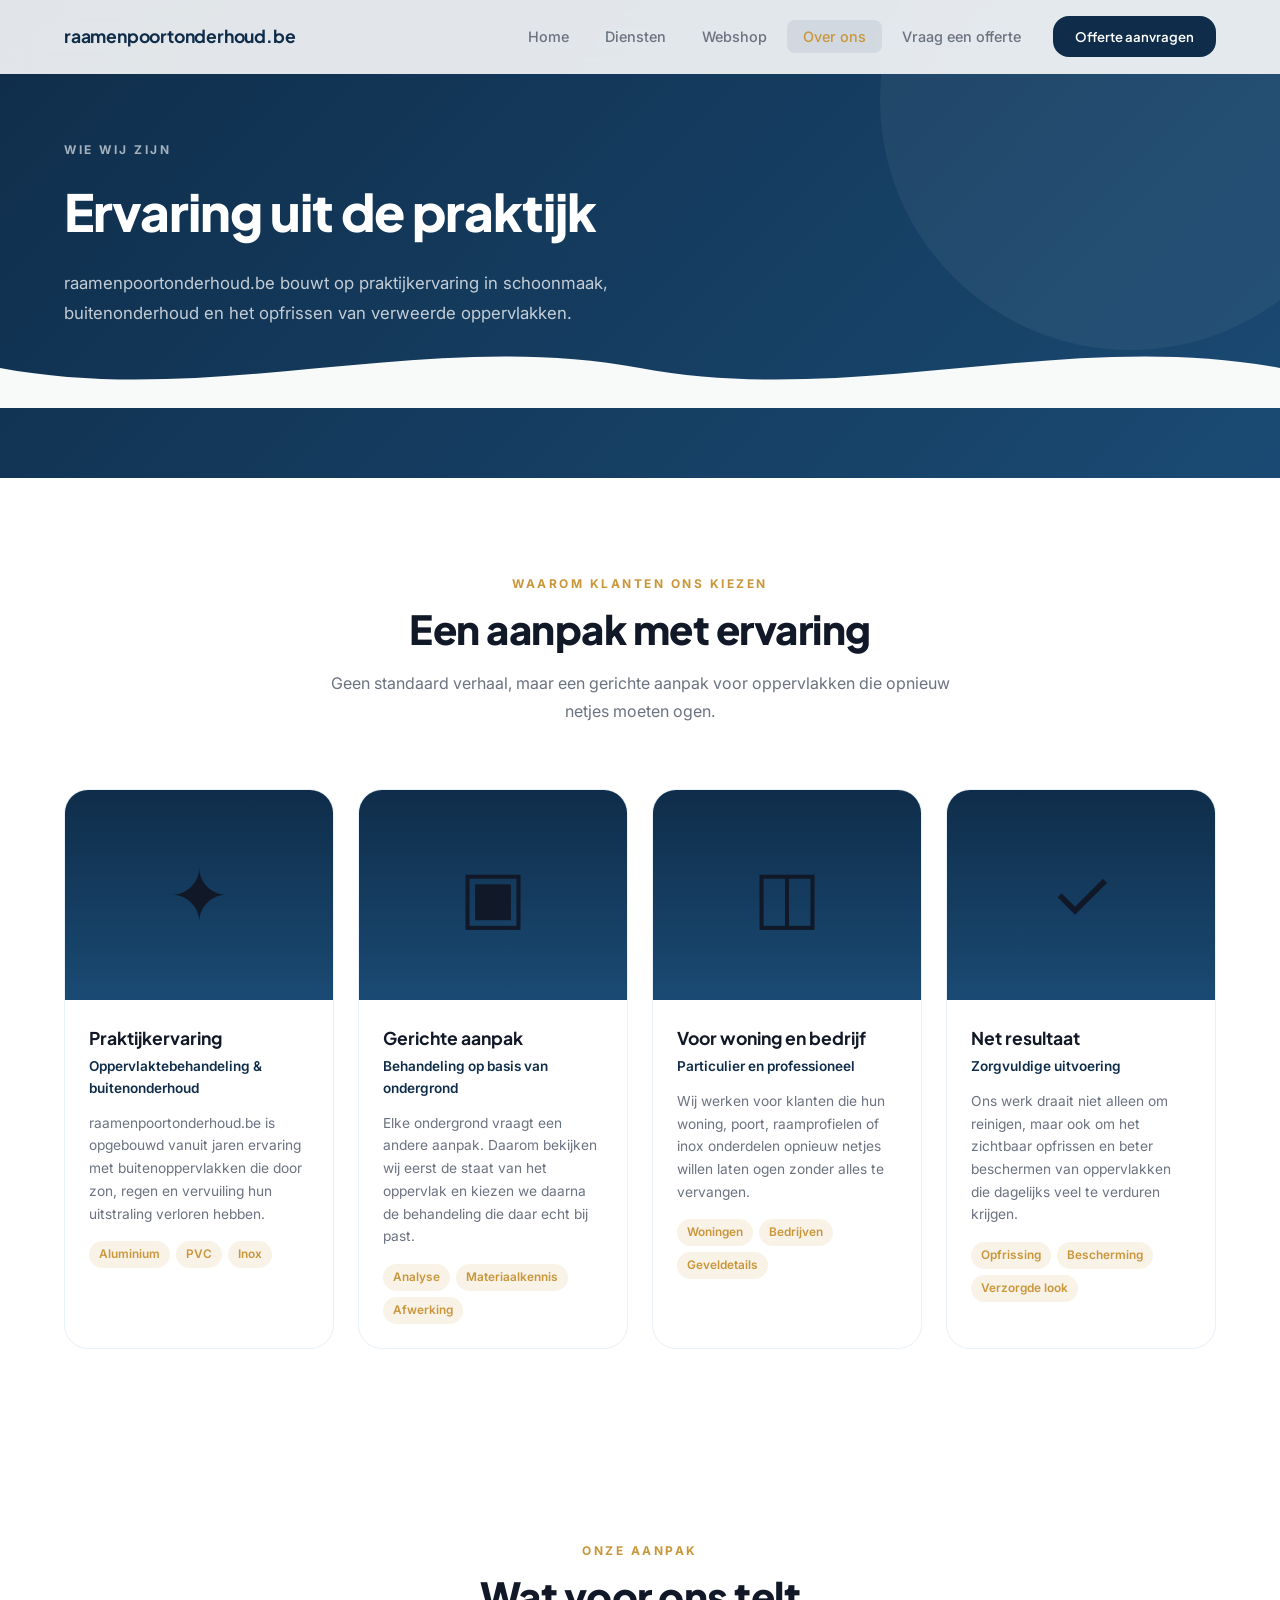
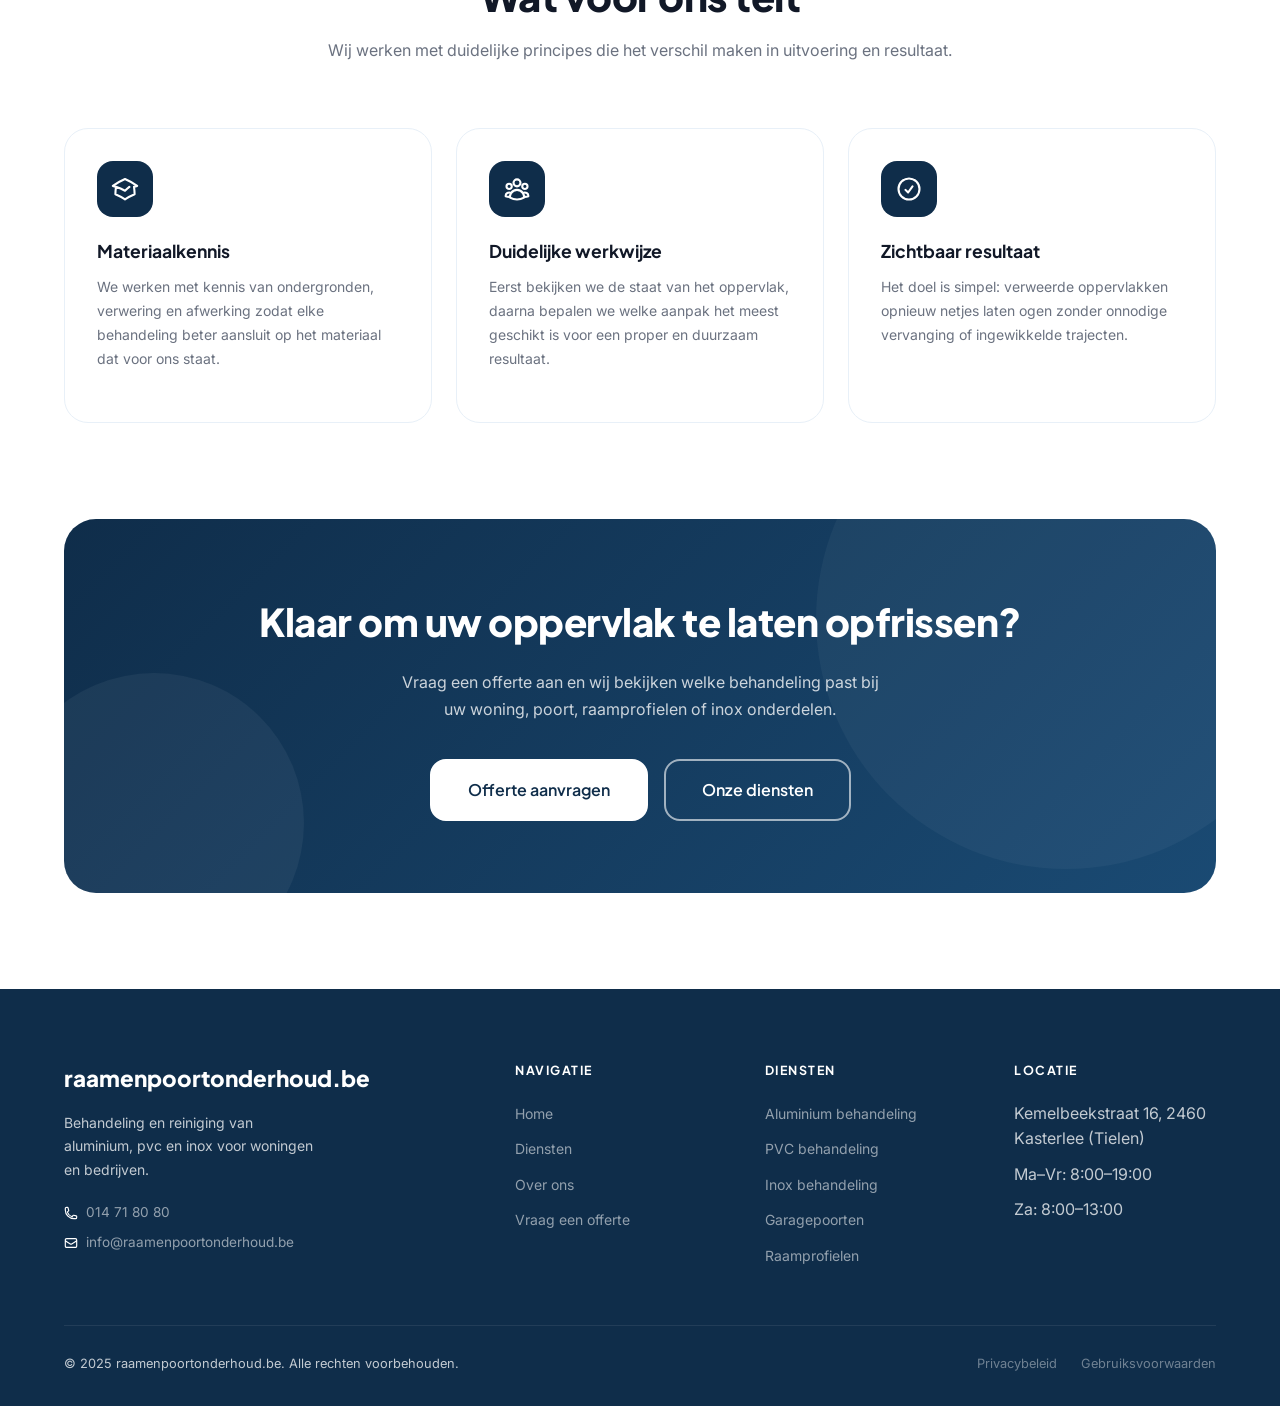
<file: team.html>
<!DOCTYPE html>
<html lang="nl">
<head>
  <meta charset="UTF-8" />
  <meta name="viewport" content="width=device-width, initial-scale=1.0" />
  <meta name="description" content="Maak kennis met raamenpoortonderhoud.be, specialist in behandeling van aluminium, pvc en inox oppervlakken." />
  <meta property="og:type" content="website" />
  <meta property="og:site_name" content="raamenpoortonderhoud.be" />
  <meta property="og:title" content="Over ons – raamenpoortonderhoud.be" />
  <meta property="og:description" content="Praktijkervaring in oppervlaktebehandeling van aluminium, pvc en inox voor woningen en bedrijven in België." />
  <meta property="og:url" content="https://thenaturelover343-jpg.github.io/Ramenpoortonderh/team.html" />
  <link rel="icon" href="data:image/svg+xml,<svg xmlns='http://www.w3.org/2000/svg' viewBox='0 0 100 100'><rect width='100' height='100' rx='16' fill='%230F2D4A'/><text y='72' x='50' text-anchor='middle' font-size='64' font-family='sans-serif' font-weight='bold' fill='%23C9963A'>R</text></svg>" />
  <title>Over ons – raamenpoortonderhoud.be</title>
  <link rel="preconnect" href="https://fonts.googleapis.com" />
  <link rel="preconnect" href="https://fonts.gstatic.com" crossorigin />
  <link href="https://fonts.googleapis.com/css2?family=Plus+Jakarta+Sans:wght@400;500;600;700;800&family=Inter:wght@300;400;500;600&display=swap" rel="stylesheet" />
  <link rel="stylesheet" href="css/style.css" />
</head>
<body>

  <!-- NAVBAR -->
  <header class="navbar" role="banner">
    <div class="container">
      <div class="navbar__inner">
        <a href="index.html" class="navbar__logo" aria-label="raamenpoortonderhoud.be - naar startpagina">raamenpoortonderhoud.be</a>
        <nav aria-label="Hoofdnavigatie">
          <ul class="navbar__nav" id="mainNav">
            <li><a href="index.html"    class="navbar__link">Home</a></li>
            <li><a href="diensten.html" class="navbar__link">Diensten</a></li>
            <li><a href="shop.html"     class="navbar__link">Webshop</a></li>
            <li><a href="team.html"     class="navbar__link">Over ons</a></li>
            <li><a href="contact.html"  class="navbar__link">Vraag een offerte</a></li>
            <li class="navbar__cta">
              <a href="contact.html" class="btn btn--primary btn--sm">Offerte aanvragen</a>
            </li>
          </ul>
        </nav>
        <button class="navbar__hamburger" aria-label="Menu openen" aria-expanded="false" aria-controls="mainNav">
          <span></span><span></span><span></span>
        </button>
      </div>
    </div>
  </header>

  <main>

    <!-- PAGE HERO -->
    <section class="page-hero">
      <div class="container">
        <p class="page-hero__eyebrow">Wie wij zijn</p>
        <h1 class="page-hero__title">Ervaring uit de praktijk</h1>
        <p class="page-hero__desc">
          raamenpoortonderhoud.be bouwt op praktijkervaring in schoonmaak,
          buitenonderhoud en het opfrissen van verweerde oppervlakken.
        </p>
      </div>
      <div class="wave-divider">
        <svg xmlns="http://www.w3.org/2000/svg" viewBox="0 0 1440 80" preserveAspectRatio="none" style="display:block;width:100%;height:80px;">
          <path fill="#F8FAF9" d="M0,40 C240,80 480,0 720,40 C960,80 1200,0 1440,40 L1440,80 L0,80 Z"/>
        </svg>
      </div>
    </section>

    <!-- TEAM GRID -->
    <section class="section" aria-labelledby="team-title">
      <div class="container">
        <div class="section__header reveal">
          <p class="section__eyebrow">Waarom klanten ons kiezen</p>
          <h2 class="section__title" id="team-title">Een aanpak met ervaring</h2>
          <p class="section__desc">
            Geen standaard verhaal, maar een gerichte aanpak voor oppervlakken die opnieuw netjes moeten ogen.
          </p>
        </div>

        <div class="team-grid">

          <article class="team-card reveal reveal-d1">
            <div class="team-card__photo" aria-hidden="true">✦</div>
            <div class="team-card__body">
              <h3 class="team-card__name">Praktijkervaring</h3>
              <p class="team-card__role">Oppervlaktebehandeling &amp; buitenonderhoud</p>
              <p class="team-card__bio">
                raamenpoortonderhoud.be is opgebouwd vanuit jaren ervaring met buitenoppervlakken die door
                zon, regen en vervuiling hun uitstraling verloren hebben.
              </p>
              <div class="team-card__badges">
                <span class="badge">Aluminium</span>
                <span class="badge">PVC</span>
                <span class="badge">Inox</span>
              </div>
            </div>
          </article>

          <article class="team-card reveal reveal-d2">
            <div class="team-card__photo" aria-hidden="true">▣</div>
            <div class="team-card__body">
              <h3 class="team-card__name">Gerichte aanpak</h3>
              <p class="team-card__role">Behandeling op basis van ondergrond</p>
              <p class="team-card__bio">
                Elke ondergrond vraagt een andere aanpak. Daarom bekijken wij eerst de staat van het
                oppervlak en kiezen we daarna de behandeling die daar echt bij past.
              </p>
              <div class="team-card__badges">
                <span class="badge">Analyse</span>
                <span class="badge">Materiaalkennis</span>
                <span class="badge">Afwerking</span>
              </div>
            </div>
          </article>

          <article class="team-card reveal reveal-d3">
            <div class="team-card__photo" aria-hidden="true">◫</div>
            <div class="team-card__body">
              <h3 class="team-card__name">Voor woning en bedrijf</h3>
              <p class="team-card__role">Particulier en professioneel</p>
              <p class="team-card__bio">
                Wij werken voor klanten die hun woning, poort, raamprofielen of inox onderdelen opnieuw
                netjes willen laten ogen zonder alles te vervangen.
              </p>
              <div class="team-card__badges">
                <span class="badge">Woningen</span>
                <span class="badge">Bedrijven</span>
                <span class="badge">Geveldetails</span>
              </div>
            </div>
          </article>

          <article class="team-card reveal reveal-d4">
            <div class="team-card__photo" aria-hidden="true">✓</div>
            <div class="team-card__body">
              <h3 class="team-card__name">Net resultaat</h3>
              <p class="team-card__role">Zorgvuldige uitvoering</p>
              <p class="team-card__bio">
                Ons werk draait niet alleen om reinigen, maar ook om het zichtbaar opfrissen en beter
                beschermen van oppervlakken die dagelijks veel te verduren krijgen.
              </p>
              <div class="team-card__badges">
                <span class="badge">Opfrissing</span>
                <span class="badge">Bescherming</span>
                <span class="badge">Verzorgde look</span>
              </div>
            </div>
          </article>

        </div>      </div>
    </section>

    <!-- WAAROM TEAM SECTION -->
    <section class="section section--alt" aria-labelledby="team-values-title">
      <div class="container">
        <div class="section__header reveal">
          <p class="section__eyebrow">Onze aanpak</p>
          <h2 class="section__title" id="team-values-title">Wat voor ons telt</h2>
          <p class="section__desc">
            Wij werken met duidelijke principes die het verschil maken in uitvoering en resultaat.
          </p>
        </div>

        <div class="services-grid">
          <div class="service-card reveal reveal-d1">
            <div class="service-card__icon">
              <svg xmlns="http://www.w3.org/2000/svg" fill="none" viewBox="0 0 24 24" stroke-width="1.8" stroke="currentColor">
                <path stroke-linecap="round" stroke-linejoin="round" d="M4.26 10.147a60.438 60.438 0 0 0-.491 6.347A48.62 48.62 0 0 1 12 20.904a48.62 48.62 0 0 1 8.232-4.41 60.46 60.46 0 0 0-.491-6.347m-15.482 0a50.636 50.636 0 0 0-2.658-.813A59.906 59.906 0 0 1 12 3.493a59.903 59.903 0 0 1 10.399 5.84c-.896.248-1.783.52-2.658.814m-15.482 0A50.717 50.717 0 0 1 12 13.489a50.702 50.702 0 0 1 3.741-3.342" />
              </svg>
            </div>
            <h3 class="service-card__title">Materiaalkennis</h3>
            <p class="service-card__desc">
              We werken met kennis van ondergronden, verwering en afwerking zodat elke behandeling
              beter aansluit op het materiaal dat voor ons staat.
            </p>
          </div>

          <div class="service-card reveal reveal-d2">
            <div class="service-card__icon">
              <svg xmlns="http://www.w3.org/2000/svg" fill="none" viewBox="0 0 24 24" stroke-width="1.8" stroke="currentColor">
                <path stroke-linecap="round" stroke-linejoin="round" d="M18 18.72a9.094 9.094 0 0 0 3.741-.479 3 3 0 0 0-4.682-2.72m.94 3.198.001.031c0 .225-.012.447-.037.666A11.944 11.944 0 0 1 12 21c-2.17 0-4.207-.576-5.963-1.584A6.062 6.062 0 0 1 6 18.719m12 0a5.971 5.971 0 0 0-.941-3.197m0 0A5.995 5.995 0 0 0 12 12.75a5.995 5.995 0 0 0-5.058 2.772m0 0a3 3 0 0 0-4.681 2.72 8.986 8.986 0 0 0 3.74.477m.94-3.197a5.971 5.971 0 0 0-.94 3.197M15 6.75a3 3 0 1 1-6 0 3 3 0 0 1 6 0Zm6 3a2.25 2.25 0 1 1-4.5 0 2.25 2.25 0 0 1 4.5 0Zm-13.5 0a2.25 2.25 0 1 1-4.5 0 2.25 2.25 0 0 1 4.5 0Z" />
              </svg>
            </div>
            <h3 class="service-card__title">Duidelijke werkwijze</h3>
            <p class="service-card__desc">
              Eerst bekijken we de staat van het oppervlak, daarna bepalen we welke aanpak
              het meest geschikt is voor een proper en duurzaam resultaat.
            </p>
          </div>

          <div class="service-card reveal reveal-d3">
            <div class="service-card__icon">
              <svg xmlns="http://www.w3.org/2000/svg" fill="none" viewBox="0 0 24 24" stroke-width="1.8" stroke="currentColor">
                <path stroke-linecap="round" stroke-linejoin="round" d="M9 12.75 11.25 15 15 9.75M21 12a9 9 0 1 1-18 0 9 9 0 0 1 18 0Z" />
              </svg>
            </div>
            <h3 class="service-card__title">Zichtbaar resultaat</h3>
            <p class="service-card__desc">
              Het doel is simpel: verweerde oppervlakken opnieuw netjes laten ogen zonder
              onnodige vervanging of ingewikkelde trajecten.
            </p>
          </div>
        </div>
      </div>
    </section>

    <!-- CTA -->
    <div class="cta-wrap">
      <div class="container">
        <div class="cta-banner reveal">
          <div class="cta-banner__inner">
            <h2 class="cta-banner__title">Klaar om uw oppervlak te laten opfrissen?</h2>
            <p class="cta-banner__desc">
              Vraag een offerte aan en wij bekijken welke behandeling past bij uw woning,
              poort, raamprofielen of inox onderdelen.
            </p>
            <div class="cta-banner__actions">
              <a href="contact.html" class="btn btn--white btn--lg">Offerte aanvragen</a>
              <a href="diensten.html" class="btn btn--outline-white btn--lg">Onze diensten</a>
            </div>
          </div>
        </div>
      </div>
    </div>

  </main>

  <!-- FOOTER -->
  <footer class="footer" role="contentinfo">
    <div class="container">
      <div class="footer__grid">
        <div class="footer__brand">
          <div class="footer__logo">raamenpoortonderhoud.be</div>
          <p class="footer__tagline">Behandeling en reiniging van aluminium, pvc en inox voor woningen en bedrijven.</p>
          <div class="footer__contact-line">
            <svg xmlns="http://www.w3.org/2000/svg" fill="none" viewBox="0 0 24 24" stroke-width="2" stroke="currentColor"><path stroke-linecap="round" stroke-linejoin="round" d="M2.25 6.75c0 8.284 6.716 15 15 15h2.25a2.25 2.25 0 0 0 2.25-2.25v-1.372c0-.516-.351-.966-.852-1.091l-4.423-1.106c-.44-.11-.902.055-1.173.417l-.97 1.293c-.282.376-.769.542-1.21.38a12.035 12.035 0 0 1-7.143-7.143c-.162-.441.004-.928.38-1.21l1.293-.97c.363-.271.527-.734.417-1.173L6.963 3.102a1.125 1.125 0 0 0-1.091-.852H4.5A2.25 2.25 0 0 0 2.25 4.5v2.25Z" /></svg>
            014 71 80 80
          </div>
          <div class="footer__contact-line">
            <svg xmlns="http://www.w3.org/2000/svg" fill="none" viewBox="0 0 24 24" stroke-width="2" stroke="currentColor"><path stroke-linecap="round" stroke-linejoin="round" d="M21.75 6.75v10.5a2.25 2.25 0 0 1-2.25 2.25h-15a2.25 2.25 0 0 1-2.25-2.25V6.75m19.5 0A2.25 2.25 0 0 0 19.5 4.5h-15a2.25 2.25 0 0 0-2.25 2.25m19.5 0v.243a2.25 2.25 0 0 1-1.07 1.916l-7.5 4.615a2.25 2.25 0 0 1-2.36 0L3.32 8.91a2.25 2.25 0 0 1-1.07-1.916V6.75" /></svg>
            info@raamenpoortonderhoud.be
          </div>
        </div>
        <div>
          <p class="footer__heading">Navigatie</p>
          <ul class="footer__list">
            <li><a href="index.html">Home</a></li>
            <li><a href="diensten.html">Diensten</a></li>
            <li><a href="team.html">Over ons</a></li>
            <li><a href="contact.html">Vraag een offerte</a></li>
          </ul>
        </div>
        <div>
          <p class="footer__heading">Diensten</p>
          <ul class="footer__list">
            <li><a href="diensten.html#aluminium">Aluminium behandeling</a></li>
            <li><a href="diensten.html#pvc">PVC behandeling</a></li>
            <li><a href="diensten.html#inox">Inox behandeling</a></li>
            <li><a href="diensten.html#garagepoorten">Garagepoorten</a></li>
            <li><a href="diensten.html#raamprofielen">Raamprofielen</a></li>
          </ul>
        </div>
        <div>
          <p class="footer__heading">Locatie</p>
          <ul class="footer__list">
            <li>Kemelbeekstraat 16, 2460 Kasterlee (Tielen)</li>
            <li>Ma–Vr: 8:00–19:00</li>
            <li>Za: 8:00–13:00</li>
          </ul>
        </div>
      </div>
      <div class="footer__bottom">
        <p class="footer__copy">&copy; 2025 raamenpoortonderhoud.be. Alle rechten voorbehouden.</p>
        <nav class="footer__bottom-links" aria-label="Juridische links">
          <a href="#">Privacybeleid</a>
          <a href="#">Gebruiksvoorwaarden</a>
        </nav>
      </div>
    </div>
  </footer>

  <script src="js/main.js"></script>
</body>
</html>
</file>
<file: css/style.css>
/* ============================================================
   RAAMENPOORTONDERHOUD.BE – Modern Redesign
   Kleurenschema: Groen & Wit | Taal: Nederlands
   ============================================================ */

/* === CSS VARIABLES === */
:root {
  --clr-primary:       #0F2D4A;
  --clr-primary-light: #1A4A73;
  --clr-primary-dark:  #08192A;
  --clr-accent:        #C9963A;
  --clr-bg:            #FFFFFF;
  --clr-surface:       #FFFFFF;
  --clr-text:          #111827;
  --clr-text-muted:    #6B7280;
  --clr-border:        #E8F0F8;

  --font-heading: 'Plus Jakarta Sans', sans-serif;
  --font-body:    'Inter', sans-serif;

  --radius-sm: 8px;
  --radius-md: 16px;
  --radius-lg: 24px;
  --radius-xl: 32px;

  --shadow-sm: 0 4px 12px rgba(15, 45, 74, 0.06);
  --shadow-md: 0 16px 40px rgba(15, 45, 74, 0.10);
  --shadow-lg: 0 28px 80px rgba(15, 45, 74, 0.16);

  --transition: 0.3s cubic-bezier(0.4, 0, 0.2, 1);
}

/* === RESET & BASE === */
*, *::before, *::after {
  box-sizing: border-box;
  margin: 0;
  padding: 0;
}

html {
  scroll-behavior: smooth;
  font-size: 16px;
}

body {
  font-family: var(--font-body);
  background: var(--clr-bg);
  color: var(--clr-text);
  line-height: 1.6;
  -webkit-font-smoothing: antialiased;
}

img { max-width: 100%; display: block; }
a   { color: inherit; text-decoration: none; }
ul  { list-style: none; }

/* === LAYOUT === */
.container {
  max-width: 1200px;
  margin: 0 auto;
  padding: 0 24px;
}

/* ============================================================
   NAVBAR
   ============================================================ */
.navbar {
  position: fixed;
  top: 0; left: 0; right: 0;
  z-index: 100;
  padding: 16px 0;
  background: rgba(255, 255, 255, 0.88);
  backdrop-filter: blur(12px);
  -webkit-backdrop-filter: blur(12px);
  border-bottom: 1px solid transparent;
  transition: var(--transition);
}

.navbar.scrolled {
  border-bottom-color: var(--clr-border);
  box-shadow: var(--shadow-sm);
}

.navbar__inner {
  display: flex;
  align-items: center;
  justify-content: space-between;
}

.navbar__logo {
  font-family: var(--font-heading);
  font-size: 1.1rem;
  font-weight: 700;
  color: #0F2D4A;
  letter-spacing: -0.2px;
}

.navbar__logo span { color: var(--clr-text); }

.navbar__nav {
  display: flex;
  align-items: center;
  gap: 4px;
}

.navbar__link {
  padding: 8px 16px;
  border-radius: var(--radius-sm);
  font-size: 0.9rem;
  font-weight: 500;
  color: var(--clr-text-muted);
  transition: var(--transition);
}

.navbar__link:hover,
.navbar__link.active {
  color: #C9963A;
  background: rgba(15, 45, 74, 0.08);
}

.navbar__cta { margin-left: 12px; }

.navbar__hamburger {
  display: none;
  flex-direction: column;
  gap: 5px;
  cursor: pointer;
  padding: 8px;
  border: none;
  background: none;
}

.navbar__hamburger span {
  display: block;
  width: 24px;
  height: 2px;
  background: var(--clr-text);
  border-radius: 2px;
  transition: var(--transition);
}

.navbar__hamburger.open span:nth-child(1) { transform: translateY(7px) rotate(45deg); }
.navbar__hamburger.open span:nth-child(2) { opacity: 0; transform: scaleX(0); }
.navbar__hamburger.open span:nth-child(3) { transform: translateY(-7px) rotate(-45deg); }

@media (max-width: 768px) {
  .navbar__hamburger { display: flex; }

  .navbar__nav {
    display: none;
    position: absolute;
    top: 100%; left: 0; right: 0;
    flex-direction: column;
    align-items: stretch;
    background: var(--clr-surface);
    padding: 16px 24px 24px;
    border-top: 1px solid var(--clr-border);
    box-shadow: var(--shadow-md);
    gap: 4px;
  }

  .navbar__nav.open { display: flex; }
  .navbar__link { padding: 12px 16px; }
  .navbar__cta { display: none; }
}

/* ============================================================
   BUTTONS
   ============================================================ */
.btn {
  display: inline-flex;
  align-items: center;
  gap: 8px;
  padding: 12px 28px;
  border-radius: var(--radius-md);
  font-family: var(--font-heading);
  font-size: 0.9rem;
  font-weight: 600;
  cursor: pointer;
  border: 2px solid transparent;
  transition: var(--transition);
  white-space: nowrap;
}

.btn--primary {
  background: #0F2D4A;
  color: #fff;
  border-color: #0F2D4A;
}
.btn--primary:hover {
  background: #08192A;
  border-color: #08192A;
  transform: translateY(-2px);
  box-shadow: var(--shadow-md);
}

.btn--outline {
  background: transparent;
  color: #0F2D4A;
  border-color: #0F2D4A;
}
.btn--outline:hover {
  background: #0F2D4A;
  color: #fff;
  transform: translateY(-2px);
  box-shadow: var(--shadow-md);
}

.btn--outline-white {
  background: transparent;
  color: #fff;
  border-color: rgba(255, 255, 255, 0.6);
}
.btn--outline-white:hover {
  background: rgba(255, 255, 255, 0.15);
  border-color: #fff;
  transform: translateY(-2px);
}

.btn--white {
  background: #fff;
  color: #0F2D4A;
  border-color: #fff;
}
.btn--white:hover {
  background: var(--clr-bg);
  transform: translateY(-2px);
  box-shadow: 0 8px 24px rgba(15, 45, 74, 0.15);
}

.btn--sm  { padding: 8px 20px;  font-size: 0.825rem; }
.btn--lg  { padding: 16px 36px; font-size: 1rem; }

/* ============================================================
   HERO (Homepage)
   ============================================================ */
.hero {
  min-height: 100vh;
  display: flex;
  align-items: center;
  background:
    linear-gradient(to bottom, rgba(8,25,42,0.72) 0%, rgba(15,45,74,0.60) 100%),
    url('../img/garage-voor-na.jpg') center center / cover no-repeat;
  position: relative;
  overflow: hidden;
  padding: 120px 0 0;
  border-bottom: none;
}

.hero::before,
.hero::after {
  content: '';
  position: absolute;
  pointer-events: none;
}

.hero::before { display: none; }

.hero::after { display: none; }

.hero__inner {
  display: flex;
  flex-direction: column;
  align-items: flex-start;
  max-width: 720px;
  position: relative;
  z-index: 1;
  padding-bottom: 88px;
}

.hero__badge {
  display: inline-flex;
  align-items: center;
  gap: 8px;
  background: rgba(255,255,255,0.15);
  border: 1px solid rgba(255,255,255,0.3);
  border-radius: 999px;
  padding: 7px 16px;
  font-size: 0.76rem;
  font-weight: 600;
  color: rgba(255,255,255,0.9);
  letter-spacing: 0.06em;
  text-transform: uppercase;
  margin-bottom: 28px;
  backdrop-filter: blur(8px);
}

.hero__badge-dot {
  width: 7px; height: 7px;
  border-radius: 50%;
  background: #C9963A;
}

.hero__title {
  font-family: var(--font-heading);
  font-size: clamp(3rem, 6vw, 5rem);
  font-weight: 800;
  color: #ffffff;
  line-height: 0.96;
  letter-spacing: -2.6px;
  margin-bottom: 22px;
  max-width: 10ch;
}

.hero__title em {
  font-style: normal;
  color: #C9963A;
}

.hero__subtitle {
  font-size: 1.05rem;
  color: rgba(255,255,255,0.82);
  line-height: 1.8;
  margin-bottom: 40px;
  max-width: 560px;
}

.hero__actions {
  display: flex;
  gap: 14px;
  flex-wrap: wrap;
}

.hero__stats {
  display: grid;
  grid-template-columns: repeat(3, minmax(0, 1fr));
  gap: 16px;
  margin-top: 56px;
}

.hero__stats > div {
  padding: 18px;
  border-radius: 20px;
  background: rgba(255,255,255,0.12);
  border: 1px solid rgba(255,255,255,0.25);
  box-shadow: var(--shadow-sm);
  backdrop-filter: blur(8px);
}

.hero__stat-number {
  font-family: var(--font-heading);
  font-size: 1.55rem;
  font-weight: 800;
  color: #C9963A;
  line-height: 1;
}

.hero__stat-label {
  font-size: 0.76rem;
  color: rgba(255,255,255,0.75);
  margin-top: 8px;
  text-transform: uppercase;
  letter-spacing: 0.06em;
  line-height: 1.45;
}

.hero__visual {
  display: flex;
  justify-content: center;
  align-items: center;
}

.hero__card {
  background: #FFFFFF;
  border: 1px solid var(--clr-border);
  border-radius: 28px;
  padding: 36px;
  width: 100%;
  max-width: 360px;
  box-shadow: var(--shadow-lg);
}

.hero__card-header {
  display: flex;
  align-items: center;
  gap: 12px;
  margin-bottom: 28px;
}

.hero__card-icon {
  width: 46px; height: 46px;
  border-radius: 14px;
  background: #0F2D4A;
  display: flex;
  align-items: center;
  justify-content: center;
}

.hero__card-icon svg {
  width: 22px; height: 22px;
  color: #FFFFFF;
}

.hero__card-title {
  font-family: var(--font-heading);
  font-size: 1rem;
  font-weight: 700;
  color: #0F2D4A;
}

.hero__service-list {
  display: flex;
  flex-direction: column;
  gap: 12px;
}

.hero__service-item {
  display: flex;
  align-items: center;
  gap: 14px;
  color: #0F2D4A;
  font-size: 0.92rem;
  padding: 12px 14px;
  border-radius: 14px;
  background: #FAFAFA;
  border: 1px solid var(--clr-border);
  transition: var(--transition);
}

.hero__service-item:hover {
  background: #FFFFFF;
  transform: translateY(-1px);
}

.hero__service-dot {
  width: 8px; height: 8px;
  border-radius: 50%;
  background: #0F2D4A;
  flex-shrink: 0;
}

/* Hero voor/na foto */
.hero__ba-wrap {
  display: grid;
  grid-template-columns: 1fr 1fr;
  gap: 10px;
  border-radius: var(--radius-xl);
  overflow: hidden;
  box-shadow: var(--shadow-lg);
}

.hero__ba-img {
  position: relative;
  overflow: hidden;
  aspect-ratio: 4/3;
}

.hero__ba-img img {
  width: 100%;
  height: 100%;
  object-fit: cover;
  display: block;
  transition: transform 0.4s ease;
}

.hero__ba-img:hover img { transform: scale(1.04); }

.hero__ba-label {
  position: absolute;
  bottom: 12px;
  left: 12px;
  font-size: 0.7rem;
  font-weight: 700;
  letter-spacing: 1.5px;
  text-transform: uppercase;
  padding: 4px 10px;
  border-radius: 100px;
  backdrop-filter: blur(4px);
}

.hero__ba-label--voor {
  background: rgba(0,0,0,0.55);
  color: #fff;
}

.hero__ba-label--na {
  background: #C9963A;
  color: #fff;
}

@media (max-width: 900px) {
  .hero__inner { gap: 40px; }
}

@media (max-width: 768px) {
  .wave-divider {
    overflow: hidden;
  }
  .wave-divider svg {
    width: 100% !important;
    height: 48px !important;
  }
  .hero {
    min-height: auto;
    padding: 96px 0 0;
  }
  .hero__inner {
    grid-template-columns: 1fr;
    gap: 28px;
    padding-bottom: 48px;
  }
  .hero__title {
    font-size: 2.7rem;
    line-height: 0.98;
    letter-spacing: -1.6px;
    word-break: break-word;
  }
  .hero__subtitle {
    font-size: 0.96rem;
    line-height: 1.65;
    max-width: 100%;
  }
  .hero__actions {
    flex-direction: column;
    align-items: stretch;
  }
  .hero__actions .btn {
    width: 100%;
    justify-content: center;
  }
  .hero__stats {
    grid-template-columns: 1fr;
    gap: 10px;
    margin-top: 32px;
  }
  .hero__stats > div {
    display: flex;
    align-items: center;
    gap: 14px;
    padding: 14px 18px;
  }
  .hero__stat-number {
    font-size: 1.6rem;
    flex-shrink: 0;
  }
  .hero__stat-label {
    font-size: 0.82rem;
    margin-top: 0;
    line-height: 1.3;
  }
  .hero__visual { display: none; }
}

@media (max-width: 480px) {
  .hero__title {
    font-size: 2.25rem;
  }
}

/* ============================================================
   WAVE DIVIDER
   ============================================================ */
.wave-divider {
  display: block;
  width: 100%;
  height: auto;
  margin-bottom: -2px;
  line-height: 0;
}

/* ============================================================
   SECTION BASE
   ============================================================ */
.section { padding: 96px 0; }
.section--alt  { background: var(--clr-surface); }
.section--dark {
  background: linear-gradient(135deg, #0F2D4A 0%, #1A4A73 100%);
}

.section__header {
  text-align: center;
  max-width: 640px;
  margin: 0 auto 64px;
}

.section__eyebrow {
  font-size: 0.75rem;
  font-weight: 700;
  letter-spacing: 2.5px;
  text-transform: uppercase;
  color: #C9963A;
  margin-bottom: 12px;
}

.section__title {
  font-family: var(--font-heading);
  font-size: clamp(1.75rem, 3.5vw, 2.5rem);
  font-weight: 800;
  color: var(--clr-text);
  line-height: 1.2;
  letter-spacing: -0.5px;
  margin-bottom: 16px;
}

.section__desc {
  font-size: 1rem;
  color: var(--clr-text-muted);
  line-height: 1.75;
}

.section--dark .section__eyebrow { color: rgba(255, 255, 255, 0.62); }
.section--dark .section__title   { color: #fff; }
.section--dark .section__desc    { color: rgba(255, 255, 255, 0.72); }

/* ============================================================
   SERVICE CARDS
   ============================================================ */
.services-grid {
  display: grid;
  grid-template-columns: repeat(auto-fit, minmax(260px, 1fr));
  gap: 24px;
}

.service-card {
  background: var(--clr-surface);
  border: 1px solid var(--clr-border);
  border-radius: var(--radius-lg);
  padding: 32px;
  transition: var(--transition);
}

.service-card:hover {
  transform: translateY(-6px);
  box-shadow: var(--shadow-lg);
  border-color: #C9963A;
}

.service-card__icon {
  width: 56px; height: 56px;
  border-radius: var(--radius-md);
  background: #0F2D4A;
  display: flex;
  align-items: center;
  justify-content: center;
  margin-bottom: 20px;
}

.service-card__icon svg {
  width: 28px; height: 28px;
  color: #FFFFFF;
}

.service-card__title {
  font-family: var(--font-heading);
  font-size: 1.1rem;
  font-weight: 700;
  color: var(--clr-text);
  margin-bottom: 10px;
}

.service-card__desc {
  font-size: 0.875rem;
  color: var(--clr-text-muted);
  line-height: 1.7;
  margin-bottom: 20px;
}

.service-card__link {
  font-size: 0.875rem;
  font-weight: 600;
  color: #C9963A;
  display: inline-flex;
  align-items: center;
  gap: 6px;
  transition: var(--transition);
}

.service-card__link:hover { gap: 10px; }

.service-card__link svg {
  width: 16px; height: 16px;
  transition: var(--transition);
}

/* ============================================================
   ABOUT SECTION
   ============================================================ */
.about-grid {
  display: grid;
  grid-template-columns: 1fr 1fr;
  gap: 80px;
  align-items: center;
}

.about__visual { position: relative; }

.about__img-wrap {
  border-radius: var(--radius-xl);
  overflow: hidden;
  background: linear-gradient(180deg, #0F2D4A 0%, #1A4A73 100%);
  height: 460px;
  display: flex;
  align-items: center;
  justify-content: center;
}

.about__img-placeholder {
  font-size: 6rem;
  opacity: 0.25;
}

.about__floating-card {
  position: absolute;
  bottom: -28px;
  right: -28px;
  background: var(--clr-surface);
  border-radius: var(--radius-lg);
  padding: 20px 24px;
  box-shadow: var(--shadow-lg);
  border: 1px solid var(--clr-border);
  text-align: center;
  min-width: 140px;
}

.about__floating-number {
  font-family: var(--font-heading);
  font-size: 2rem;
  font-weight: 800;
  color: #0F2D4A;
  line-height: 1;
}

.about__floating-label {
  font-size: 0.78rem;
  color: var(--clr-text-muted);
  margin-top: 4px;
}

.about__content .section__eyebrow,
.about__content .section__title { text-align: left; }

.about__text {
  font-size: 1rem;
  color: var(--clr-text-muted);
  line-height: 1.8;
  margin-bottom: 20px;
}

.about__features {
  display: flex;
  flex-direction: column;
  gap: 16px;
  margin-bottom: 32px;
}

.about__feature {
  display: flex;
  align-items: flex-start;
  gap: 14px;
}

.about__feature-icon {
  width: 40px; height: 40px;
  border-radius: var(--radius-sm);
  background: #0F2D4A;
  display: flex;
  align-items: center;
  justify-content: center;
  flex-shrink: 0;
}

.about__feature-icon svg {
  width: 20px; height: 20px;
  color: #FFFFFF;
}

.about__feature-title {
  font-family: var(--font-heading);
  font-size: 0.9rem;
  font-weight: 700;
  color: var(--clr-text);
  margin-bottom: 3px;
}

.about__feature-desc {
  font-size: 0.85rem;
  color: var(--clr-text-muted);
  line-height: 1.55;
}

@media (max-width: 900px) {
  .about-grid { gap: 48px; }
}

@media (max-width: 768px) {
  .about-grid { grid-template-columns: 1fr; }
  .about__floating-card { right: 0; }
}

/* ============================================================
   FEATURES / USP GRID (dark section)
   ============================================================ */
.features-grid {
  display: grid;
  grid-template-columns: repeat(3, 1fr);
  gap: 24px;
}

.feature-item {
  text-align: center;
  padding: 40px 28px;
  border-radius: var(--radius-lg);
  background: rgba(255, 255, 255, 0.03);
  border: 1px solid rgba(255, 255, 255, 0.08);
  transition: var(--transition);
}

.feature-item:hover {
  background: rgba(255, 255, 255, 0.06);
  transform: translateY(-4px);
}

.feature-item__icon {
  width: 64px; height: 64px;
  border-radius: 50%;
  background: #FFFFFF;
  display: flex;
  align-items: center;
  justify-content: center;
  margin: 0 auto 20px;
}

.feature-item__icon svg {
  width: 30px; height: 30px;
  color: #0F2D4A;
}

.feature-item__title {
  font-family: var(--font-heading);
  font-size: 1.1rem;
  font-weight: 700;
  color: #fff;
  margin-bottom: 12px;
}

.feature-item__desc {
  font-size: 0.875rem;
  color: rgba(255, 255, 255, 0.68);
  line-height: 1.7;
}

@media (max-width: 768px) {
  .features-grid { grid-template-columns: 1fr; gap: 16px; }
}

/* ============================================================
   VOOR & NA SECTIE
   ============================================================ */
.before-after-grid {
  display: grid;
  grid-template-columns: repeat(3, 1fr);
  gap: 28px;
  margin-bottom: 48px;
}

.ba-card {
  border-radius: var(--radius-lg);
  overflow: hidden;
  border: 1px solid var(--clr-border);
  box-shadow: var(--shadow-sm);
  background: var(--clr-surface);
  transition: var(--transition);
}

.ba-card:hover {
  box-shadow: var(--shadow-md);
  transform: translateY(-4px);
}

.ba-card__images {
  display: grid;
  grid-template-columns: 1fr 1fr;
}

.ba-card__img {
  position: relative;
  height: 220px;
  overflow: hidden;
  background: #E8F0F8;
}

.ba-card__img img {
  width: 100%;
  height: 100%;
  object-fit: cover;
  display: block;
}

/* Placeholder when image fails to load */
.ba-card__img.ba-placeholder {
  display: flex;
  align-items: center;
  justify-content: center;
}

.ba-card__img--before.ba-placeholder {
  background: linear-gradient(135deg, #CBD5E1 0%, #94A3B8 100%);
}

.ba-card__img--before.ba-placeholder::after {
  content: 'Foto\Avoeg toe';
  white-space: pre;
  text-align: center;
  font-size: 0.75rem;
  color: #475569;
  font-weight: 500;
}

.ba-card__img--after.ba-placeholder {
  background: linear-gradient(135deg, #0F2D4A 0%, #1A4A73 100%);
}

.ba-card__img--after.ba-placeholder::after {
  content: 'Foto\Avoeg toe';
  white-space: pre;
  text-align: center;
  font-size: 0.75rem;
  color: rgba(255,255,255,0.7);
  font-weight: 500;
}

.ba-card__img--before { border-right: 2px solid #fff; }

.ba-card__label {
  position: absolute;
  top: 10px;
  left: 10px;
  font-size: 0.68rem;
  font-weight: 700;
  letter-spacing: 1px;
  text-transform: uppercase;
  padding: 3px 8px;
  border-radius: 100px;
}

.ba-card__label--before {
  background: rgba(0,0,0,0.55);
  color: #fff;
}

.ba-card__label--after {
  background: #C9963A;
  color: #fff;
}

.ba-card__footer {
  padding: 16px 20px;
  border-top: 1px solid var(--clr-border);
}

.ba-card__tag {
  display: inline-block;
  font-size: 0.72rem;
  font-weight: 700;
  text-transform: uppercase;
  letter-spacing: 1px;
  color: #C9963A;
  margin-bottom: 6px;
}

.ba-card__desc {
  font-size: 0.875rem;
  color: var(--clr-text-muted);
  line-height: 1.5;
}

.ba-cta {
  text-align: center;
  padding: 32px 0 0;
  display: flex;
  flex-direction: column;
  align-items: center;
  gap: 16px;
}

.ba-cta p {
  font-size: 1rem;
  color: var(--clr-text-muted);
}

@media (max-width: 900px) {
  .before-after-grid { grid-template-columns: 1fr 1fr; }
}

@media (max-width: 600px) {
  .before-after-grid { grid-template-columns: 1fr; }
  .ba-card__img { height: 160px; }
}

/* ============================================================
   CTA BANNER
   ============================================================ */
.cta-wrap { padding: 0 0 96px; }

.cta-banner {
  background: linear-gradient(135deg, #0F2D4A 0%, #1A4A73 100%);
  border-radius: var(--radius-xl);
  padding: 72px 48px;
  text-align: center;
  position: relative;
  overflow: hidden;
}

.cta-banner::before {
  content: '';
  position: absolute;
  width: 500px; height: 500px;
  border-radius: 50%;
  background: rgba(255, 255, 255, 0.04);
  top: -150px; right: -100px;
  pointer-events: none;
}

.cta-banner::after {
  content: '';
  position: absolute;
  width: 300px; height: 300px;
  border-radius: 50%;
  background: rgba(255, 255, 255, 0.05);
  bottom: -80px; left: -60px;
  pointer-events: none;
}

.cta-banner__inner { position: relative; z-index: 1; }

.cta-banner__title {
  font-family: var(--font-heading);
  font-size: clamp(1.6rem, 3vw, 2.4rem);
  font-weight: 800;
  color: #fff;
  letter-spacing: -0.5px;
  margin-bottom: 16px;
}

.cta-banner__desc {
  font-size: 1rem;
  color: rgba(255, 255, 255, 0.78);
  margin-bottom: 36px;
  max-width: 480px;
  margin-left: auto;
  margin-right: auto;
  line-height: 1.7;
}

.cta-banner__actions {
  display: flex;
  gap: 16px;
  justify-content: center;
  flex-wrap: wrap;
}

/* ============================================================
   PAGE HERO (subpagina's)
   ============================================================ */
.page-hero {
  padding: 140px 0 72px;
  background: linear-gradient(135deg, #0F2D4A 0%, #1A4A73 100%);
  position: relative;
  overflow: hidden;
}

.page-hero::before {
  content: '';
  position: absolute;
  width: 500px; height: 500px;
  border-radius: 50%;
  background: rgba(255, 255, 255, 0.05);
  top: -150px; right: -100px;
  pointer-events: none;
}

.page-hero__eyebrow {
  font-size: 0.75rem;
  font-weight: 700;
  letter-spacing: 2.5px;
  text-transform: uppercase;
  color: rgba(255, 255, 255, 0.62);
  margin-bottom: 12px;
}

.page-hero__title {
  font-family: var(--font-heading);
  font-size: clamp(2rem, 4vw, 3.2rem);
  font-weight: 800;
  color: #fff;
  letter-spacing: -1px;
  margin-bottom: 16px;
  position: relative;
  z-index: 1;
}

.page-hero__desc {
  font-size: 1.05rem;
  color: rgba(255, 255, 255, 0.75);
  max-width: 560px;
  line-height: 1.75;
  position: relative;
  z-index: 1;
}

/* ============================================================
   DIENSTEN PAGE – detail items
   ============================================================ */
.diensten-list { display: flex; flex-direction: column; gap: 32px; }

.dienst-item {
  background: var(--clr-surface);
  border: 1px solid var(--clr-border);
  border-radius: var(--radius-xl);
  padding: 48px;
  transition: var(--transition);
}

.dienst-item:hover {
  box-shadow: var(--shadow-lg);
  border-color: #C9963A;
}

.dienst-item__header {
  display: flex;
  gap: 24px;
  align-items: flex-start;
  margin-bottom: 20px;
}

.dienst-item__icon {
  width: 64px; height: 64px;
  border-radius: var(--radius-md);
  background: #0F2D4A;
  display: flex;
  align-items: center;
  justify-content: center;
  flex-shrink: 0;
}

.dienst-item__icon svg {
  width: 32px; height: 32px;
  color: #FFFFFF;
}

.dienst-item__title {
  font-family: var(--font-heading);
  font-size: 1.5rem;
  font-weight: 800;
  color: var(--clr-text);
  margin-bottom: 6px;
  letter-spacing: -0.3px;
}

.dienst-item__subtitle {
  font-size: 0.875rem;
  color: #0F2D4A;
  font-weight: 600;
  letter-spacing: 0.3px;
}

.dienst-item__desc {
  font-size: 0.975rem;
  color: var(--clr-text-muted);
  line-height: 1.85;
  margin-bottom: 24px;
}

.dienst-item__tags {
  display: flex;
  flex-wrap: wrap;
  gap: 8px;
}

.tag {
  display: inline-block;
  padding: 6px 14px;
  border-radius: 100px;
  background: var(--clr-bg);
  border: 1px solid var(--clr-border);
  color: var(--clr-text-muted);
  font-size: 0.78rem;
  font-weight: 500;
}

@media (max-width: 768px) {
  .dienst-item { padding: 32px 24px; }
  .dienst-item__header { flex-direction: column; gap: 16px; }
}

/* ============================================================
   TEAM PAGE
   ============================================================ */
.team-grid {
  display: grid;
  grid-template-columns: repeat(auto-fit, minmax(260px, 1fr));
  gap: 24px;
}

.team-card {
  background: var(--clr-surface);
  border: 1px solid var(--clr-border);
  border-radius: var(--radius-lg);
  overflow: hidden;
  transition: var(--transition);
}

.team-card:hover {
  transform: translateY(-6px);
  box-shadow: var(--shadow-lg);
  border-color: #C9963A;
}

.team-card__photo {
  height: 210px;
  background: linear-gradient(180deg, #0F2D4A 0%, #1A4A73 100%);
  display: flex;
  align-items: center;
  justify-content: center;
  font-size: 4.5rem;
}

.team-card__body { padding: 24px; }

.team-card__name {
  font-family: var(--font-heading);
  font-size: 1.1rem;
  font-weight: 700;
  color: var(--clr-text);
  margin-bottom: 4px;
}

.team-card__role {
  font-size: 0.85rem;
  color: #0F2D4A;
  font-weight: 600;
  margin-bottom: 12px;
}

.team-card__bio {
  font-size: 0.86rem;
  color: var(--clr-text-muted);
  line-height: 1.65;
  margin-bottom: 16px;
}

.team-card__badges {
  display: flex;
  flex-wrap: wrap;
  gap: 6px;
}

.badge {
  display: inline-block;
  padding: 4px 10px;
  border-radius: 100px;
  background: rgba(201, 150, 58, 0.12);
  color: #C9963A;
  font-size: 0.74rem;
  font-weight: 600;
}

/* ============================================================
   CONTACT PAGE
   ============================================================ */
.contact-grid {
  display: grid;
  grid-template-columns: 1.2fr 1fr;
  gap: 56px;
  align-items: start;
}

.contact-form {
  background: var(--clr-surface);
  border: 1px solid var(--clr-border);
  border-radius: var(--radius-xl);
  padding: 40px;
}

.contact-form__title {
  font-family: var(--font-heading);
  font-size: 1.5rem;
  font-weight: 700;
  color: var(--clr-text);
  margin-bottom: 8px;
}

.contact-form__subtitle {
  font-size: 0.875rem;
  color: var(--clr-text-muted);
  margin-bottom: 32px;
}

.form-row {
  display: grid;
  grid-template-columns: 1fr 1fr;
  gap: 16px;
}

.form-group { margin-bottom: 20px; }

.form-group label {
  display: block;
  font-size: 0.85rem;
  font-weight: 600;
  color: var(--clr-text);
  margin-bottom: 6px;
}

.form-control {
  width: 100%;
  padding: 12px 16px;
  border: 1.5px solid var(--clr-border);
  border-radius: var(--radius-md);
  font-family: var(--font-body);
  font-size: 0.9rem;
  color: var(--clr-text);
  background: var(--clr-bg);
  transition: var(--transition);
  outline: none;
  appearance: none;
}

.form-control::placeholder { color: #9A9A9A; }

.form-control:focus {
  border-color: #C9963A;
  box-shadow: 0 0 0 3px rgba(201, 150, 58, 0.20);
  background: #fff;
}

textarea.form-control {
  resize: vertical;
  min-height: 130px;
}

select.form-control { cursor: pointer; }

.contact-info__title {
  font-family: var(--font-heading);
  font-size: 1.5rem;
  font-weight: 700;
  color: var(--clr-text);
  margin-bottom: 8px;
}

.contact-info__subtitle {
  font-size: 0.875rem;
  color: var(--clr-text-muted);
  margin-bottom: 32px;
}

.contact-detail {
  display: flex;
  gap: 16px;
  align-items: flex-start;
  margin-bottom: 24px;
}

.contact-detail__icon {
  width: 46px; height: 46px;
  border-radius: var(--radius-md);
  background: #0F2D4A;
  display: flex;
  align-items: center;
  justify-content: center;
  flex-shrink: 0;
}

.contact-detail__icon svg {
  width: 22px; height: 22px;
  color: #FFFFFF;
}

.contact-detail__label {
  font-size: 0.75rem;
  font-weight: 700;
  text-transform: uppercase;
  letter-spacing: 1px;
  color: var(--clr-text-muted);
  margin-bottom: 4px;
}

.contact-detail__value {
  font-size: 0.925rem;
  color: var(--clr-text);
  font-weight: 500;
  line-height: 1.5;
}

.contact-detail__value a {
  color: #0F2D4A;
  transition: var(--transition);
}
.contact-detail__value a:hover { text-decoration: underline; }

.hours-table {
  display: grid;
  grid-template-columns: auto 1fr;
  gap: 6px 20px;
  margin-top: 6px;
}

.hours-day  { font-size: 0.85rem; color: var(--clr-text-muted); }
.hours-time { font-size: 0.85rem; color: var(--clr-text); font-weight: 500; }

.map-placeholder {
  border-radius: var(--radius-lg);
  overflow: hidden;
  border: 1px solid var(--clr-border);
  height: 220px;
  background: linear-gradient(180deg, #0F2D4A 0%, #1A4A73 100%);
  display: flex;
  flex-direction: column;
  align-items: center;
  justify-content: center;
  gap: 8px;
  color: rgba(255, 255, 255, 0.9);
  font-size: 0.9rem;
  font-weight: 500;
  margin-top: 24px;
  text-align: center;
}

.map-placeholder svg {
  width: 32px; height: 32px;
  opacity: 0.8;
}

@media (max-width: 768px) {
  .contact-grid {
    grid-template-columns: 1fr;
    gap: 40px;
  }
  .form-row { grid-template-columns: 1fr; }
}

/* ============================================================
   FOOTER
   ============================================================ */
.footer {
  background: var(--clr-primary);
  color: rgba(255, 255, 255, 0.75);
  padding: 72px 0 32px;
}

.footer__grid {
  display: grid;
  grid-template-columns: 2fr 1fr 1fr 1fr;
  gap: 48px;
  margin-bottom: 56px;
}

.footer__logo {
  font-family: var(--font-heading);
  font-size: 1.4rem;
  font-weight: 800;
  color: #fff;
  margin-bottom: 14px;
}

.footer__tagline {
  font-size: 0.875rem;
  line-height: 1.7;
  max-width: 260px;
  margin-bottom: 20px;
}

.footer__contact-line {
  display: flex;
  align-items: center;
  gap: 8px;
  font-size: 0.85rem;
  color: rgba(255, 255, 255, 0.55);
  margin-bottom: 8px;
}

.footer__contact-line svg {
  width: 14px; height: 14px;
  flex-shrink: 0;
  color: #FFFFFF;
}

.footer__heading {
  font-family: var(--font-heading);
  font-size: 0.78rem;
  font-weight: 700;
  color: #fff;
  text-transform: uppercase;
  letter-spacing: 1.5px;
  margin-bottom: 20px;
}

.footer__list {
  display: flex;
  flex-direction: column;
  gap: 10px;
}

.footer__list a {
  font-size: 0.875rem;
  color: rgba(255, 255, 255, 0.55);
  transition: var(--transition);
}

.footer__list a:hover { color: #FFFFFF; }

.footer__bottom {
  border-top: 1px solid rgba(255, 255, 255, 0.08);
  padding-top: 28px;
  display: flex;
  justify-content: space-between;
  align-items: center;
}

.footer__copy { font-size: 0.8rem; }

.footer__bottom-links {
  display: flex;
  gap: 24px;
}

.footer__bottom-links a {
  font-size: 0.8rem;
  color: rgba(255, 255, 255, 0.4);
  transition: var(--transition);
}

.footer__bottom-links a:hover { color: #fff; }

@media (max-width: 900px) {
  .footer__grid { grid-template-columns: 1fr 1fr; gap: 32px; }
}

@media (max-width: 480px) {
  .footer__grid { grid-template-columns: 1fr; }
  .footer__bottom { flex-direction: column; gap: 16px; text-align: center; }
}

/* ============================================================
   SCROLL REVEAL ANIMATIONS
   ============================================================ */
.reveal {
  opacity: 0;
  transform: translateY(28px);
  transition: opacity 0.65s ease, transform 0.65s ease;
}

.reveal.revealed {
  opacity: 1;
  transform: translateY(0);
}

.reveal-d1 { transition-delay: 0.1s; }
.reveal-d2 { transition-delay: 0.2s; }
.reveal-d3 { transition-delay: 0.3s; }
.reveal-d4 { transition-delay: 0.4s; }

/* ============================================================
   SUCCESS MESSAGE (contact form)
   ============================================================ */
.form-success {
  display: none;
  align-items: center;
  gap: 12px;
  background: rgba(15, 45, 74, 0.05);
  border: 1px solid #0F2D4A;
  border-radius: var(--radius-md);
  padding: 16px 20px;
  font-size: 0.9rem;
  color: #0F2D4A;
  font-weight: 500;
  margin-top: 16px;
}

.form-success.show { display: flex; }

.form-success svg {
  width: 20px; height: 20px;
  flex-shrink: 0;
  color: #0F2D4A;
}

/* ============================================================
   FOCUS VISIBLE – keyboard navigation accessibility
   ============================================================ */
:focus { outline: none; }

:focus-visible {
  outline: 3px solid #C9963A;
  outline-offset: 3px;
  border-radius: 4px;
}

.btn:focus-visible {
  outline: 3px solid #C9963A;
  outline-offset: 4px;
}

/* ============================================================
   PREFERS REDUCED MOTION
   ============================================================ */
@media (prefers-reduced-motion: reduce) {
  *, *::before, *::after {
    animation-duration: 0.01ms !important;
    animation-iteration-count: 1 !important;
    transition-duration: 0.01ms !important;
    scroll-behavior: auto !important;
  }
  .reveal {
    opacity: 1;
    transform: none;
    transition: none;
  }
  .reveal.revealed {
    opacity: 1;
    transform: none;
  }
}
</file>
<file: css/shop.css>
/* shop.css – Webshop specifieke stijlen voor raamenpoortonderhoud.be */

/* ── Page Hero ── */
.page-hero {
  background: linear-gradient(135deg, #0F2D4A 0%, #1A4A73 100%);
  padding: 120px 0 64px;
  text-align: center;
  color: #fff;
}

.page-hero__eyebrow {
  font-family: var(--font-heading);
  font-size: 0.8rem;
  font-weight: 700;
  letter-spacing: 0.12em;
  text-transform: uppercase;
  color: #C9963A;
  margin-bottom: 12px;
}

.page-hero__title {
  font-family: var(--font-heading);
  font-size: clamp(2rem, 5vw, 3.2rem);
  font-weight: 800;
  color: #fff;
  margin-bottom: 16px;
  line-height: 1.15;
}

.page-hero__desc {
  font-size: 1.05rem;
  color: rgba(255, 255, 255, 0.78);
  max-width: 560px;
  margin: 0 auto;
  line-height: 1.7;
}

/* ── Products Grid ── */
.shop-grid {
  display: grid;
  grid-template-columns: repeat(4, 1fr);
  gap: 28px;
  margin-top: 48px;
}

@media (max-width: 1100px) {
  .shop-grid { grid-template-columns: repeat(2, 1fr); }
}

@media (max-width: 600px) {
  .shop-grid { grid-template-columns: 1fr; }
}

/* ── Product Card ── */
.product-card {
  background: #fff;
  border: 1.5px solid var(--clr-border, #E8F0F8);
  border-radius: var(--radius-md, 16px);
  overflow: hidden;
  display: flex;
  flex-direction: column;
  transition: border-color 0.25s, box-shadow 0.25s, transform 0.25s;
  box-shadow: var(--shadow-sm, 0 4px 12px rgba(15, 45, 74, 0.06));
}

.product-card:hover {
  border-color: #C9963A;
  box-shadow: 0 12px 36px rgba(15, 45, 74, 0.14);
  transform: translateY(-3px);
}

.product-card__img {
  position: relative;
  background: linear-gradient(135deg, #EBF3FB 0%, #D4E6F5 100%);
  height: 180px;
  display: flex;
  align-items: center;
  justify-content: center;
  overflow: hidden;
}

.product-card__img-placeholder {
  display: flex;
  align-items: center;
  justify-content: center;
  width: 72px;
  height: 72px;
  background: rgba(15, 45, 74, 0.08);
  border-radius: 50%;
  color: #1A4A73;
}

.product-card__img-placeholder svg {
  width: 36px;
  height: 36px;
}

.product-card__img-placeholder--2 { background: rgba(201, 150, 58, 0.10); color: #C9963A; }
.product-card__img-placeholder--3 { background: rgba(15, 45, 74, 0.12); color: #0F2D4A; }
.product-card__img-placeholder--4 { background: rgba(201, 150, 58, 0.15); color: #b8831e; }

.product-card__badge {
  position: absolute;
  top: 12px;
  left: 12px;
  background: #0F2D4A;
  color: #fff;
  font-family: var(--font-heading);
  font-size: 0.7rem;
  font-weight: 700;
  letter-spacing: 0.06em;
  text-transform: uppercase;
  padding: 4px 10px;
  border-radius: 20px;
}

.product-card__badge--gold {
  background: #C9963A;
  color: #fff;
}

.product-card__body {
  padding: 20px 20px 24px;
  display: flex;
  flex-direction: column;
  flex: 1;
  gap: 8px;
}

.product-card__cat {
  font-size: 0.72rem;
  font-weight: 700;
  text-transform: uppercase;
  letter-spacing: 0.08em;
  color: #C9963A;
}

.product-card__name {
  font-family: var(--font-heading);
  font-size: 1.05rem;
  font-weight: 700;
  color: #0F2D4A;
  line-height: 1.3;
}

.product-card__desc {
  font-size: 0.875rem;
  color: #6B7280;
  line-height: 1.6;
  flex: 1;
}

.product-card__specs {
  list-style: none;
  display: flex;
  flex-wrap: wrap;
  gap: 6px;
  padding: 0;
  margin: 4px 0;
}

.product-card__specs li {
  font-size: 0.72rem;
  font-weight: 600;
  background: #EBF3FB;
  color: #1A4A73;
  padding: 3px 9px;
  border-radius: 20px;
}

.product-card__footer {
  display: flex;
  align-items: center;
  justify-content: space-between;
  gap: 12px;
  padding-top: 12px;
  border-top: 1px solid #E8F0F8;
  margin-top: auto;
}

.product-card__price {
  font-family: var(--font-heading);
  font-size: 1.35rem;
  font-weight: 800;
  color: #0F2D4A;
}

/* ── Cart Overlay ── */
.cart-overlay {
  display: none;
  position: fixed;
  inset: 0;
  background: rgba(8, 25, 42, 0.55);
  z-index: 900;
  backdrop-filter: blur(2px);
}

.cart-overlay.open { display: block; }

/* ── Cart Sidebar ── */
.cart-sidebar {
  position: fixed;
  top: 0;
  right: 0;
  bottom: 0;
  width: 360px;
  max-width: 100vw;
  background: #fff;
  z-index: 901;
  display: flex;
  flex-direction: column;
  transform: translateX(100%);
  transition: transform 0.35s cubic-bezier(0.4, 0, 0.2, 1);
  box-shadow: -8px 0 40px rgba(15, 45, 74, 0.18);
}

.cart-sidebar.open { transform: translateX(0); }

.cart-sidebar__header {
  display: flex;
  align-items: center;
  justify-content: space-between;
  padding: 20px 24px;
  border-bottom: 1px solid #E8F0F8;
  flex-shrink: 0;
}

.cart-sidebar__title {
  font-family: var(--font-heading);
  font-size: 1.1rem;
  font-weight: 700;
  color: #0F2D4A;
  margin: 0;
}

.cart-sidebar__close {
  width: 36px;
  height: 36px;
  display: flex;
  align-items: center;
  justify-content: center;
  background: #F3F7FC;
  border: none;
  border-radius: 50%;
  cursor: pointer;
  color: #6B7280;
  transition: background 0.2s, color 0.2s;
}

.cart-sidebar__close:hover { background: #E8F0F8; color: #0F2D4A; }

.cart-sidebar__items {
  flex: 1;
  overflow-y: auto;
  padding: 16px 24px;
}

.cart-empty {
  text-align: center;
  color: #6B7280;
  font-size: 0.9rem;
  padding: 40px 0;
}

.cart-sidebar__footer {
  padding: 16px 24px 24px;
  border-top: 1px solid #E8F0F8;
  flex-shrink: 0;
  display: flex;
  flex-direction: column;
  gap: 12px;
}

.cart-subtotal {
  display: flex;
  justify-content: space-between;
  font-weight: 700;
  font-size: 1rem;
  color: #0F2D4A;
}

.cart-shipping-note {
  font-size: 0.8rem;
  color: #6B7280;
  text-align: center;
}

/* ── Cart Item ── */
.cart-item {
  display: flex;
  align-items: flex-start;
  gap: 14px;
  padding: 14px 0;
  border-bottom: 1px solid #E8F0F8;
}

.cart-item:last-child { border-bottom: none; }

.cart-item__icon {
  width: 44px;
  height: 44px;
  background: linear-gradient(135deg, #EBF3FB 0%, #D4E6F5 100%);
  border-radius: 10px;
  display: flex;
  align-items: center;
  justify-content: center;
  flex-shrink: 0;
  color: #1A4A73;
}

.cart-item__icon svg { width: 20px; height: 20px; }

.cart-item__info { flex: 1; min-width: 0; }

.cart-item__name {
  font-size: 0.875rem;
  font-weight: 600;
  color: #0F2D4A;
  line-height: 1.35;
  margin-bottom: 4px;
}

.cart-item__price {
  font-size: 0.82rem;
  color: #C9963A;
  font-weight: 700;
}

.cart-item__controls {
  display: flex;
  align-items: center;
  gap: 6px;
  margin-top: 8px;
}

.qty-btn {
  width: 26px;
  height: 26px;
  display: flex;
  align-items: center;
  justify-content: center;
  background: #EBF3FB;
  border: none;
  border-radius: 6px;
  cursor: pointer;
  font-size: 1rem;
  color: #0F2D4A;
  line-height: 1;
  transition: background 0.2s;
}

.qty-btn:hover { background: #C9963A; color: #fff; }

.qty-value {
  min-width: 24px;
  text-align: center;
  font-size: 0.875rem;
  font-weight: 600;
  color: #0F2D4A;
}

.cart-item__remove {
  background: none;
  border: none;
  cursor: pointer;
  color: #CBD5E1;
  padding: 4px;
  transition: color 0.2s;
  flex-shrink: 0;
}

.cart-item__remove:hover { color: #EF4444; }
.cart-item__remove svg { width: 16px; height: 16px; }

/* ── Checkout Overlay & Modal ── */
.checkout-overlay {
  display: none;
  position: fixed;
  inset: 0;
  background: rgba(8, 25, 42, 0.65);
  z-index: 950;
  backdrop-filter: blur(3px);
  align-items: center;
  justify-content: center;
  padding: 20px;
}

.checkout-overlay.open { display: flex; }

.checkout-modal {
  background: #fff;
  border-radius: var(--radius-lg, 24px);
  width: 100%;
  max-width: 560px;
  max-height: 90vh;
  overflow-y: auto;
  padding: 32px;
  position: relative;
  box-shadow: 0 32px 80px rgba(15, 45, 74, 0.28);
}

.checkout-modal__header {
  display: flex;
  align-items: center;
  justify-content: space-between;
  margin-bottom: 24px;
}

.checkout-modal__header h2 {
  font-family: var(--font-heading);
  font-size: 1.25rem;
  font-weight: 700;
  color: #0F2D4A;
  margin: 0;
}

.checkout-modal__close {
  width: 36px;
  height: 36px;
  display: flex;
  align-items: center;
  justify-content: center;
  background: #F3F7FC;
  border: none;
  border-radius: 50%;
  cursor: pointer;
  color: #6B7280;
  transition: background 0.2s, color 0.2s;
  flex-shrink: 0;
}

.checkout-modal__close:hover { background: #E8F0F8; color: #0F2D4A; }

/* ── Checkout Progress ── */
.checkout-progress {
  display: flex;
  align-items: center;
  gap: 0;
  margin-bottom: 28px;
}

.checkout-progress__step {
  font-size: 0.78rem;
  font-weight: 600;
  color: #9CA3AF;
  white-space: nowrap;
  padding: 6px 12px;
  border-radius: 20px;
  transition: background 0.2s, color 0.2s;
}

.checkout-progress__step.active {
  background: rgba(15, 45, 74, 0.08);
  color: #0F2D4A;
}

.checkout-progress__step.done {
  background: rgba(201, 150, 58, 0.12);
  color: #C9963A;
}

.checkout-progress__line {
  flex: 1;
  height: 2px;
  background: #E8F0F8;
}

.checkout-progress__line.active { background: #C9963A; }

/* ── Checkout Form ── */
.form-row {
  display: flex;
  gap: 12px;
}

.form-row .form-group { flex: 1; }

.form-group {
  display: flex;
  flex-direction: column;
  gap: 6px;
  margin-bottom: 16px;
}

.form-group label {
  font-size: 0.85rem;
  font-weight: 600;
  color: #374151;
}

.form-control {
  padding: 10px 14px;
  border: 1.5px solid #E8F0F8;
  border-radius: var(--radius-sm, 8px);
  font-family: var(--font-body);
  font-size: 0.9rem;
  color: #111827;
  background: #fff;
  transition: border-color 0.2s, box-shadow 0.2s;
  width: 100%;
}

.form-control:focus {
  outline: none;
  border-color: #C9963A;
  box-shadow: 0 0 0 3px rgba(201, 150, 58, 0.20);
}

.form-control.error { border-color: #EF4444; }

/* ── Overview Step ── */
.overview-block {
  background: #F8FAFC;
  border: 1px solid #E8F0F8;
  border-radius: var(--radius-sm, 8px);
  padding: 14px 16px;
  font-size: 0.875rem;
  color: #374151;
  line-height: 1.6;
  margin-bottom: 16px;
}

.overview-block strong {
  display: block;
  font-size: 0.78rem;
  font-weight: 700;
  text-transform: uppercase;
  letter-spacing: 0.06em;
  color: #6B7280;
  margin-bottom: 6px;
}

.overview-items {
  border: 1px solid #E8F0F8;
  border-radius: var(--radius-sm, 8px);
  overflow: hidden;
  margin-bottom: 16px;
}

.overview-item {
  display: flex;
  justify-content: space-between;
  align-items: center;
  padding: 11px 16px;
  font-size: 0.875rem;
  color: #374151;
  border-bottom: 1px solid #E8F0F8;
}

.overview-item:last-child { border-bottom: none; }
.overview-item span:last-child { font-weight: 600; color: #0F2D4A; }

.overview-totals {
  border: 1px solid #E8F0F8;
  border-radius: var(--radius-sm, 8px);
  overflow: hidden;
  margin-bottom: 20px;
}

.overview-row {
  display: flex;
  justify-content: space-between;
  padding: 10px 16px;
  font-size: 0.875rem;
  color: #6B7280;
  border-bottom: 1px solid #E8F0F8;
}

.overview-row:last-child { border-bottom: none; }

.overview-row--total {
  background: #F8FAFC;
  font-size: 1rem;
  font-weight: 700;
  color: #0F2D4A;
}

.payment-info {
  display: flex;
  gap: 10px;
  align-items: flex-start;
  background: rgba(201, 150, 58, 0.06);
  border: 1px solid rgba(201, 150, 58, 0.20);
  border-radius: var(--radius-sm, 8px);
  padding: 14px 16px;
  font-size: 0.85rem;
  color: #6B7280;
  line-height: 1.6;
}

/* ── Confirmation Step ── */
.order-confirm {
  text-align: center;
  padding: 12px 0 8px;
}

.order-confirm__icon {
  width: 72px;
  height: 72px;
  background: rgba(34, 197, 94, 0.10);
  border-radius: 50%;
  display: flex;
  align-items: center;
  justify-content: center;
  margin: 0 auto 20px;
  color: #16a34a;
}

.order-confirm__icon svg { width: 36px; height: 36px; }

.order-confirm h3 {
  font-family: var(--font-heading);
  font-size: 1.35rem;
  font-weight: 700;
  color: #0F2D4A;
  margin-bottom: 10px;
}

.order-confirm p {
  font-size: 0.9rem;
  color: #6B7280;
  margin-bottom: 8px;
  line-height: 1.6;
}

.order-confirm__payment {
  background: #F8FAFC;
  border: 1px solid #E8F0F8;
  border-radius: var(--radius-sm, 8px);
  padding: 16px 20px;
  margin: 20px 0 0;
  text-align: left;
}

.order-confirm__payment p {
  margin-bottom: 8px;
  font-size: 0.875rem;
}

.order-confirm__payment p:last-child { margin-bottom: 0; }

/* ── Cart count badge in navbar ── */
.cart-count {
  display: inline-flex;
  align-items: center;
  justify-content: center;
  min-width: 18px;
  height: 18px;
  background: #C9963A;
  color: #fff;
  font-size: 0.7rem;
  font-weight: 700;
  border-radius: 20px;
  padding: 0 4px;
  margin-left: 4px;
  line-height: 1;
}

/* ── Reduced motion ── */
@media (prefers-reduced-motion: reduce) {
  .cart-sidebar,
  .product-card {
    transition: none;
  }
}

/* ── Mobile adjustments ── */
@media (max-width: 520px) {
  .checkout-modal { padding: 24px 18px; }
  .form-row { flex-direction: column; gap: 0; }
}
</file>
